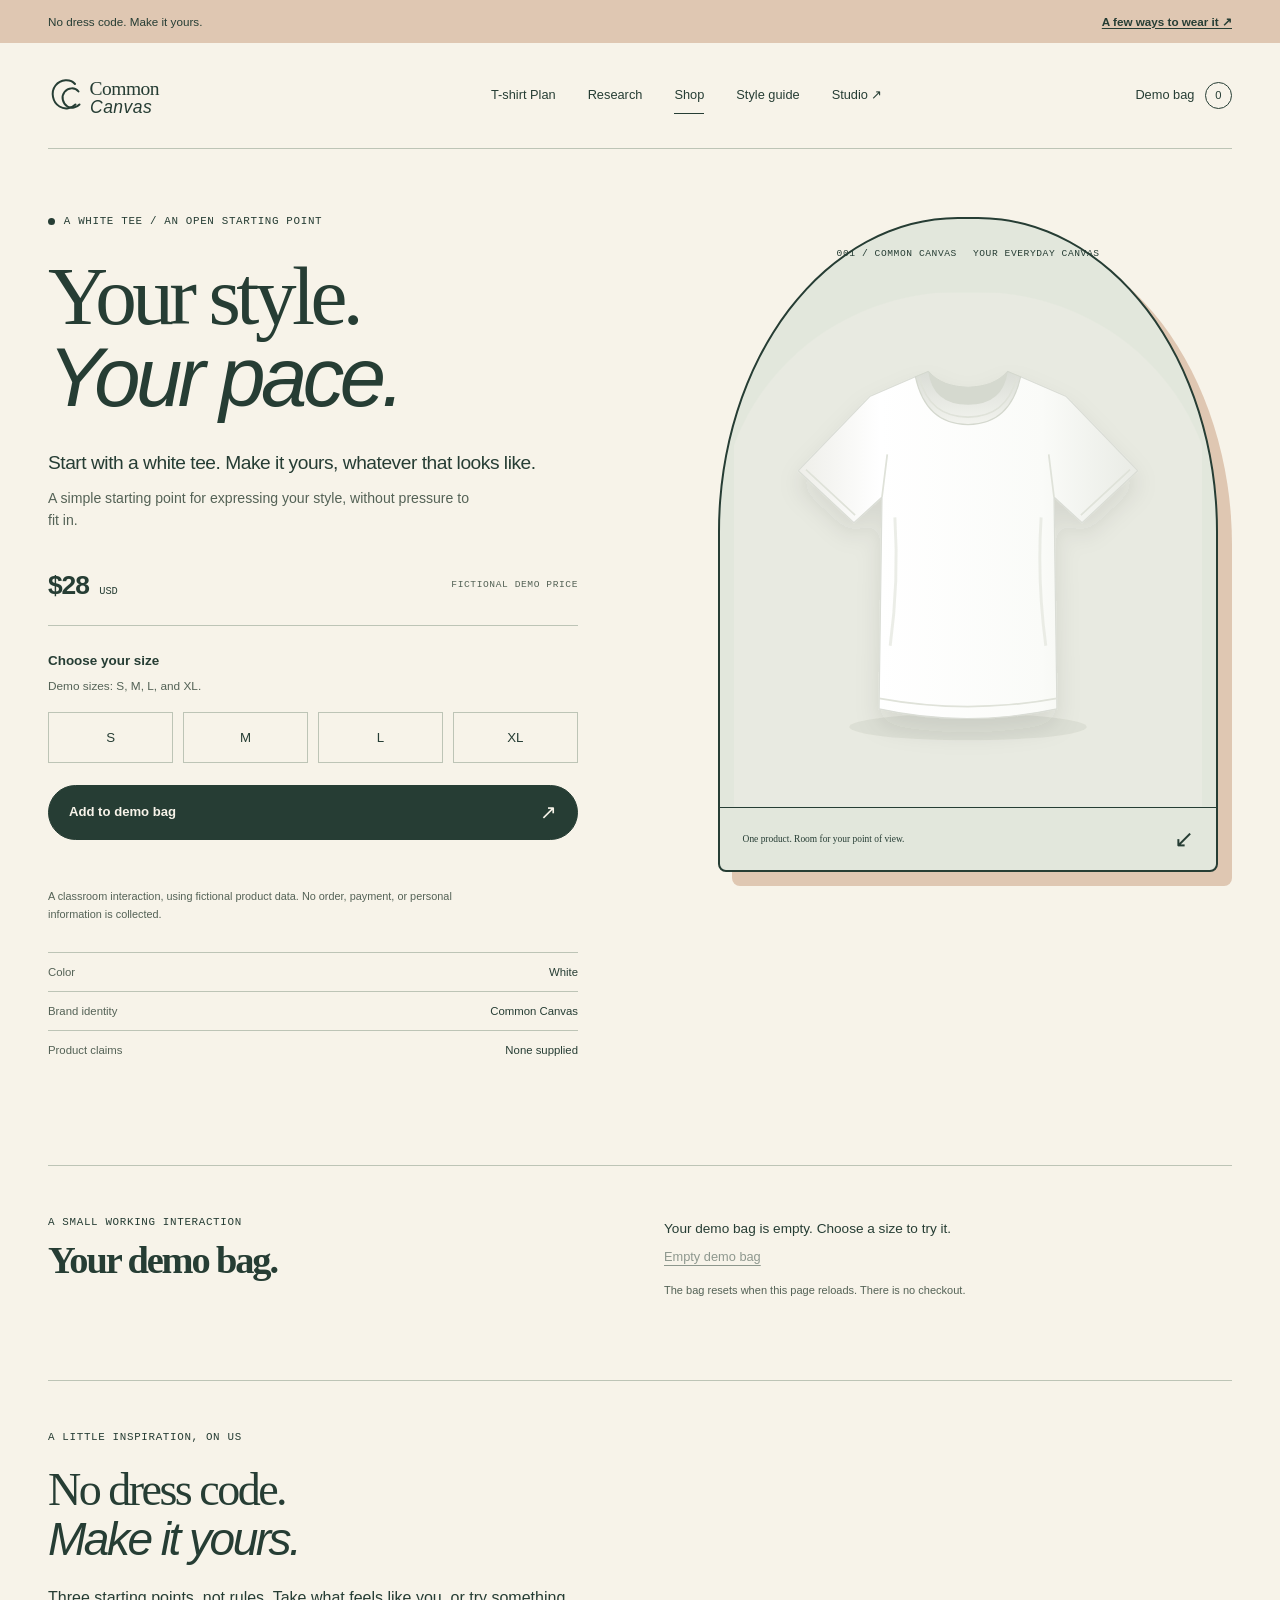
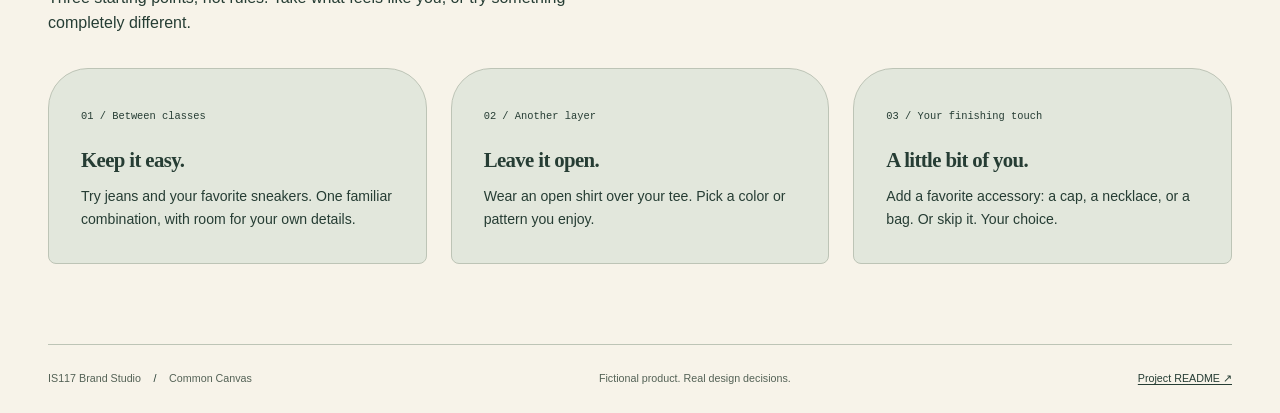
<file: public/index.html>
<!doctype html>
<html lang="en">
  <head>
    <meta charset="utf-8" />
    <meta name="viewport" content="width=device-width, initial-scale=1" />
    <meta
      name="description"
      content="Common Canvas: a simple starting point for expressing your style, without pressure to fit in. A classroom storefront demo."
    />
    <title>Common Canvas — Your style. Your pace.</title>
    <link rel="icon" href="data:," />
    <link rel="stylesheet" href="styles.css" />
    <script src="shop.js" defer></script>
  </head>
  <body>
    <a class="skip-link" href="#main">Skip to content</a>
    <aside class="starter-notice" aria-label="Brand welcome">
      <span>No dress code. Make it yours.</span
      ><a href="#style-ideas"
        >A few ways to wear it <span aria-hidden="true">↗</span></a
      >
    </aside>
    <header class="site-header wrap">
      <a
        class="brand-link"
        href="index.html"
        aria-label="Common Canvas storefront home"
        ><img
          class="wordmark"
          src="assets/wordmark.svg"
          alt="Common Canvas logo"
          width="190"
          height="44"
      /></a>
      <nav class="main-nav" aria-label="Main navigation">
        <a class="nav-link" href="plan.html">T-shirt Plan</a>
        <a class="nav-link" href="research.html">Research</a>
        <a class="nav-link" href="index.html" aria-current="page">Shop</a>
        <a class="nav-link" href="styleguide.html">Style guide</a>
        <a class="nav-link" href="studio.html"
          >Studio <span aria-hidden="true">↗</span></a
        >
      </nav>
      <a class="bag-link" href="#demo-bag" aria-label="View demo bag"
        >Demo bag <span id="bag-count" class="bag-count">0</span></a
      >
    </header>

    <main id="main">
      <section class="product-section wrap" aria-labelledby="product-title">
        <div class="product-visual">
          <div class="visual-label">
            <span>001 / Common Canvas</span><span>Your everyday canvas</span>
          </div>
          <img
            class="shirt-image"
            src="assets/white-shirt.svg"
            alt="Plain white, unbranded short-sleeved T-shirt"
            width="800"
            height="880"
            fetchpriority="high"
          />
          <div class="image-caption">
            <span>One product. Room for your point of view.</span
            ><span aria-hidden="true">↙</span>
          </div>
        </div>
        <div class="product-information">
          <p class="eyebrow">
            <span class="status-dot" aria-hidden="true"></span> A white tee / an
            open starting point
          </p>
          <h1 id="product-title">
            Your style.<br /><span class="type-alternate">Your pace.</span>
          </h1>
          <p class="product-intro">
            Start with a white tee. Make it yours, whatever that looks like.
          </p>
          <p class="muted product-description">
            A simple starting point for expressing your style, without pressure
            to fit in.
          </p>
          <div class="price-row">
            <p class="price">$28 <span>USD</span></p>
            <span class="micro-label">Fictional demo price</span>
          </div>
          <form id="product-form" class="product-form" novalidate>
            <fieldset aria-describedby="size-help size-error">
              <legend>Choose your size</legend>
              <p id="size-help" class="field-help">
                Demo sizes: S, M, L, and XL.
              </p>
              <div class="size-options">
                <label class="size-option"
                  ><input type="radio" name="size" value="S" /><span
                    >S</span
                  ></label
                >
                <label class="size-option"
                  ><input type="radio" name="size" value="M" /><span
                    >M</span
                  ></label
                >
                <label class="size-option"
                  ><input type="radio" name="size" value="L" /><span
                    >L</span
                  ></label
                >
                <label class="size-option"
                  ><input type="radio" name="size" value="XL" /><span
                    >XL</span
                  ></label
                >
              </div>
              <p id="size-error" class="field-error" role="alert" hidden>
                Choose a size before adding the shirt to your demo bag.
              </p>
            </fieldset>
            <button class="button button-primary add-button" type="submit">
              Add to demo bag <span aria-hidden="true">↗</span>
            </button>
          </form>
          <p
            id="product-feedback"
            class="product-feedback"
            role="status"
            aria-live="polite"
            aria-atomic="true"
          ></p>
          <p class="demo-disclaimer">
            A classroom interaction, using fictional product data. No order,
            payment, or personal information is collected.
          </p>
          <dl class="product-facts">
            <div>
              <dt>Color</dt>
              <dd>White</dd>
            </div>
            <div>
              <dt>Brand identity</dt>
              <dd>Common Canvas</dd>
            </div>
            <div>
              <dt>Product claims</dt>
              <dd>None supplied</dd>
            </div>
          </dl>
        </div>
      </section>

      <section
        id="demo-bag"
        class="bag-section wrap"
        aria-labelledby="bag-title"
      >
        <div>
          <p class="eyebrow">A small working interaction</p>
          <h2 id="bag-title">Your demo bag.</h2>
        </div>
        <div class="bag-details">
          <p
            id="bag-status"
            class="bag-message"
            role="status"
            aria-live="polite"
            aria-atomic="true"
          >
            Your demo bag is empty. Choose a size to try it.
          </p>
          <ul id="bag-items" class="bag-items"></ul>
          <button id="clear-bag" class="text-button" type="button" disabled>
            Empty demo bag
          </button>
          <p class="field-help">
            The bag resets when this page reloads. There is no checkout.
          </p>
        </div>
      </section>

      <section
        id="style-ideas"
        class="style-ideas wrap"
        aria-labelledby="ideas-title"
      >
        <p class="eyebrow">A little inspiration, on us</p>
        <h2 id="ideas-title">
          No dress code.<br /><span class="type-alternate">Make it yours.</span>
        </h2>
        <p class="ideas-intro">
          Three starting points, not rules. Take what feels like you, or try
          something completely different.
        </p>
        <div class="idea-cards">
          <article>
            <span class="idea-number">01 / Between classes</span>
            <h3>Keep it easy.</h3>
            <p>
              Try jeans and your favorite sneakers. One familiar combination,
              with room for your own details.
            </p>
          </article>
          <article>
            <span class="idea-number">02 / Another layer</span>
            <h3>Leave it open.</h3>
            <p>
              Wear an open shirt over your tee. Pick a color or pattern you
              enjoy.
            </p>
          </article>
          <article>
            <span class="idea-number">03 / Your finishing touch</span>
            <h3>A little bit of you.</h3>
            <p>
              Add a favorite accessory: a cap, a necklace, or a bag. Or skip it.
              Your choice.
            </p>
          </article>
        </div>
      </section>
    </main>

    <footer class="site-footer wrap">
      <p>
        IS117 Brand Studio <span class="footer-separator"> / </span> Common
        Canvas
      </p>
      <p class="footer-tagline">Fictional product. Real design decisions.</p>
      <a href="https://github.com/seafelsayed/is117-brand-studio#readme"
        >Project README <span aria-hidden="true">↗</span></a
      >
    </footer>
  </body>
</html>
</file>
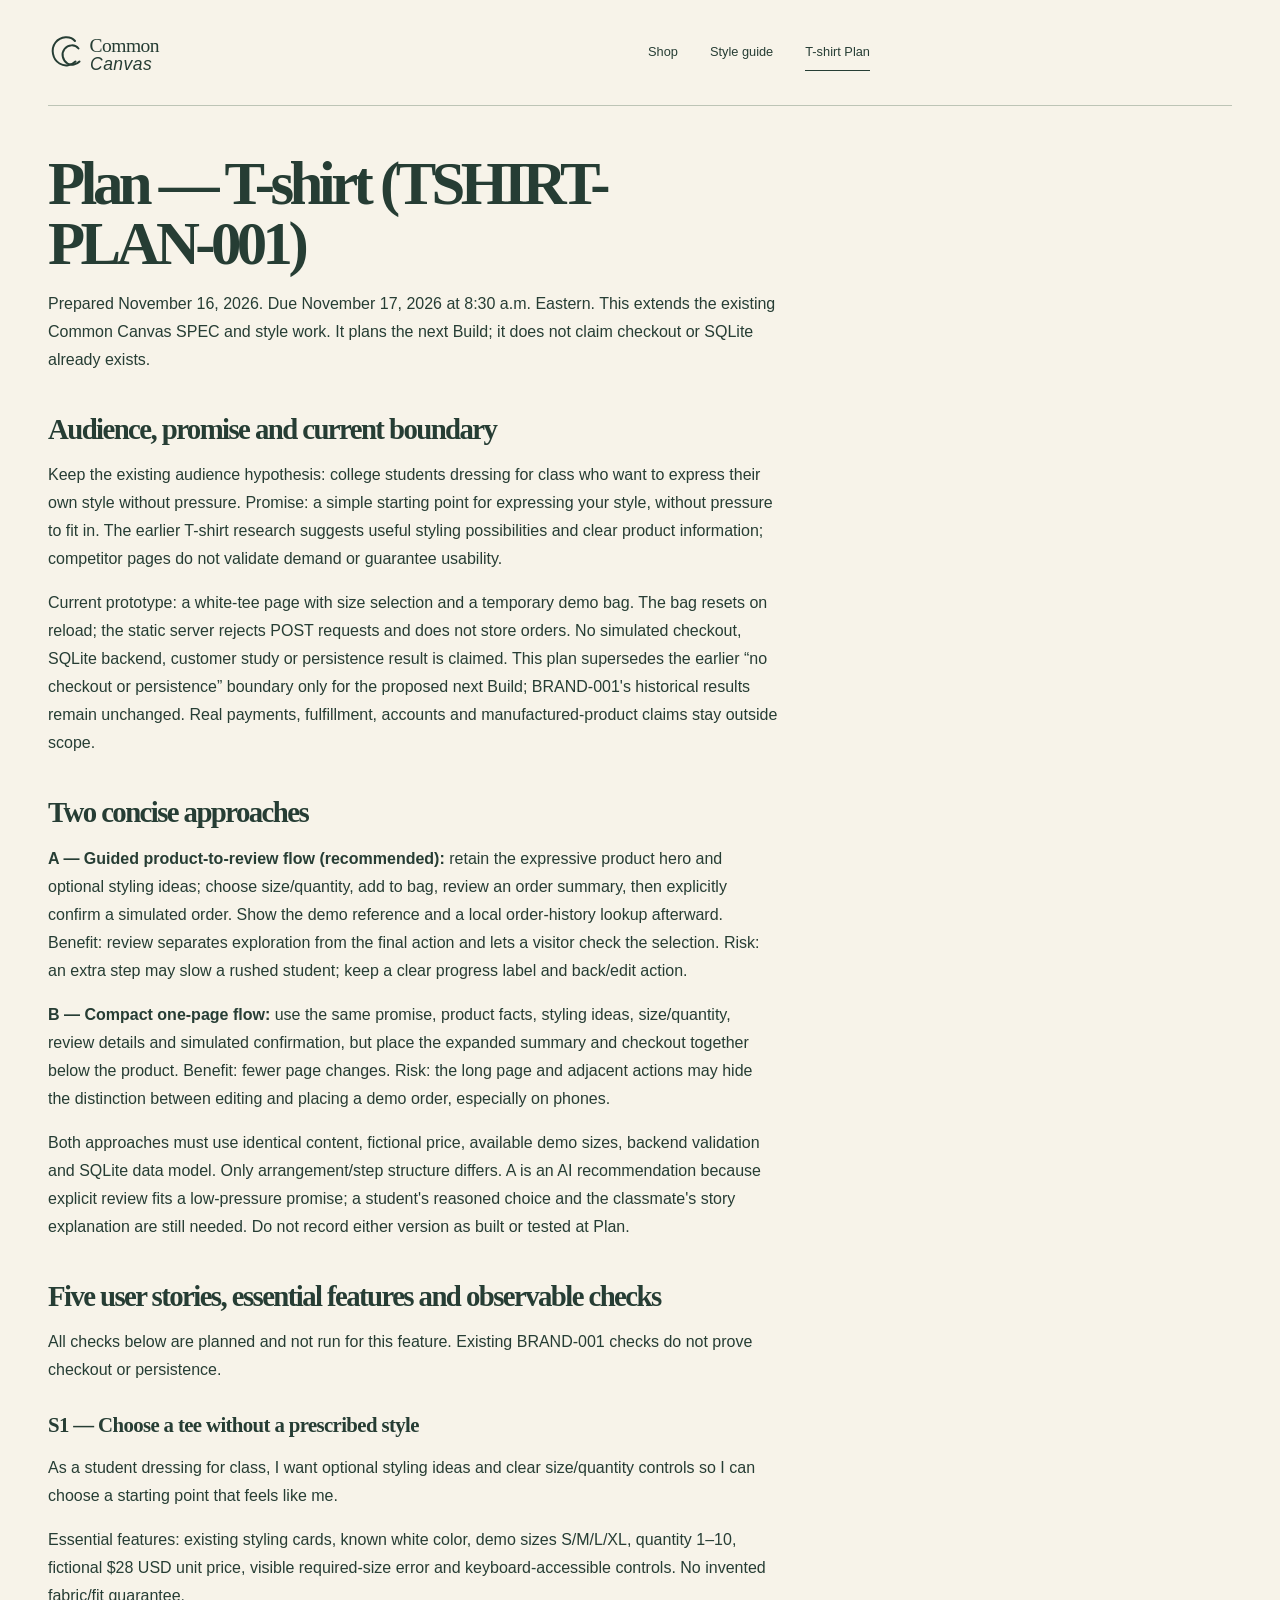
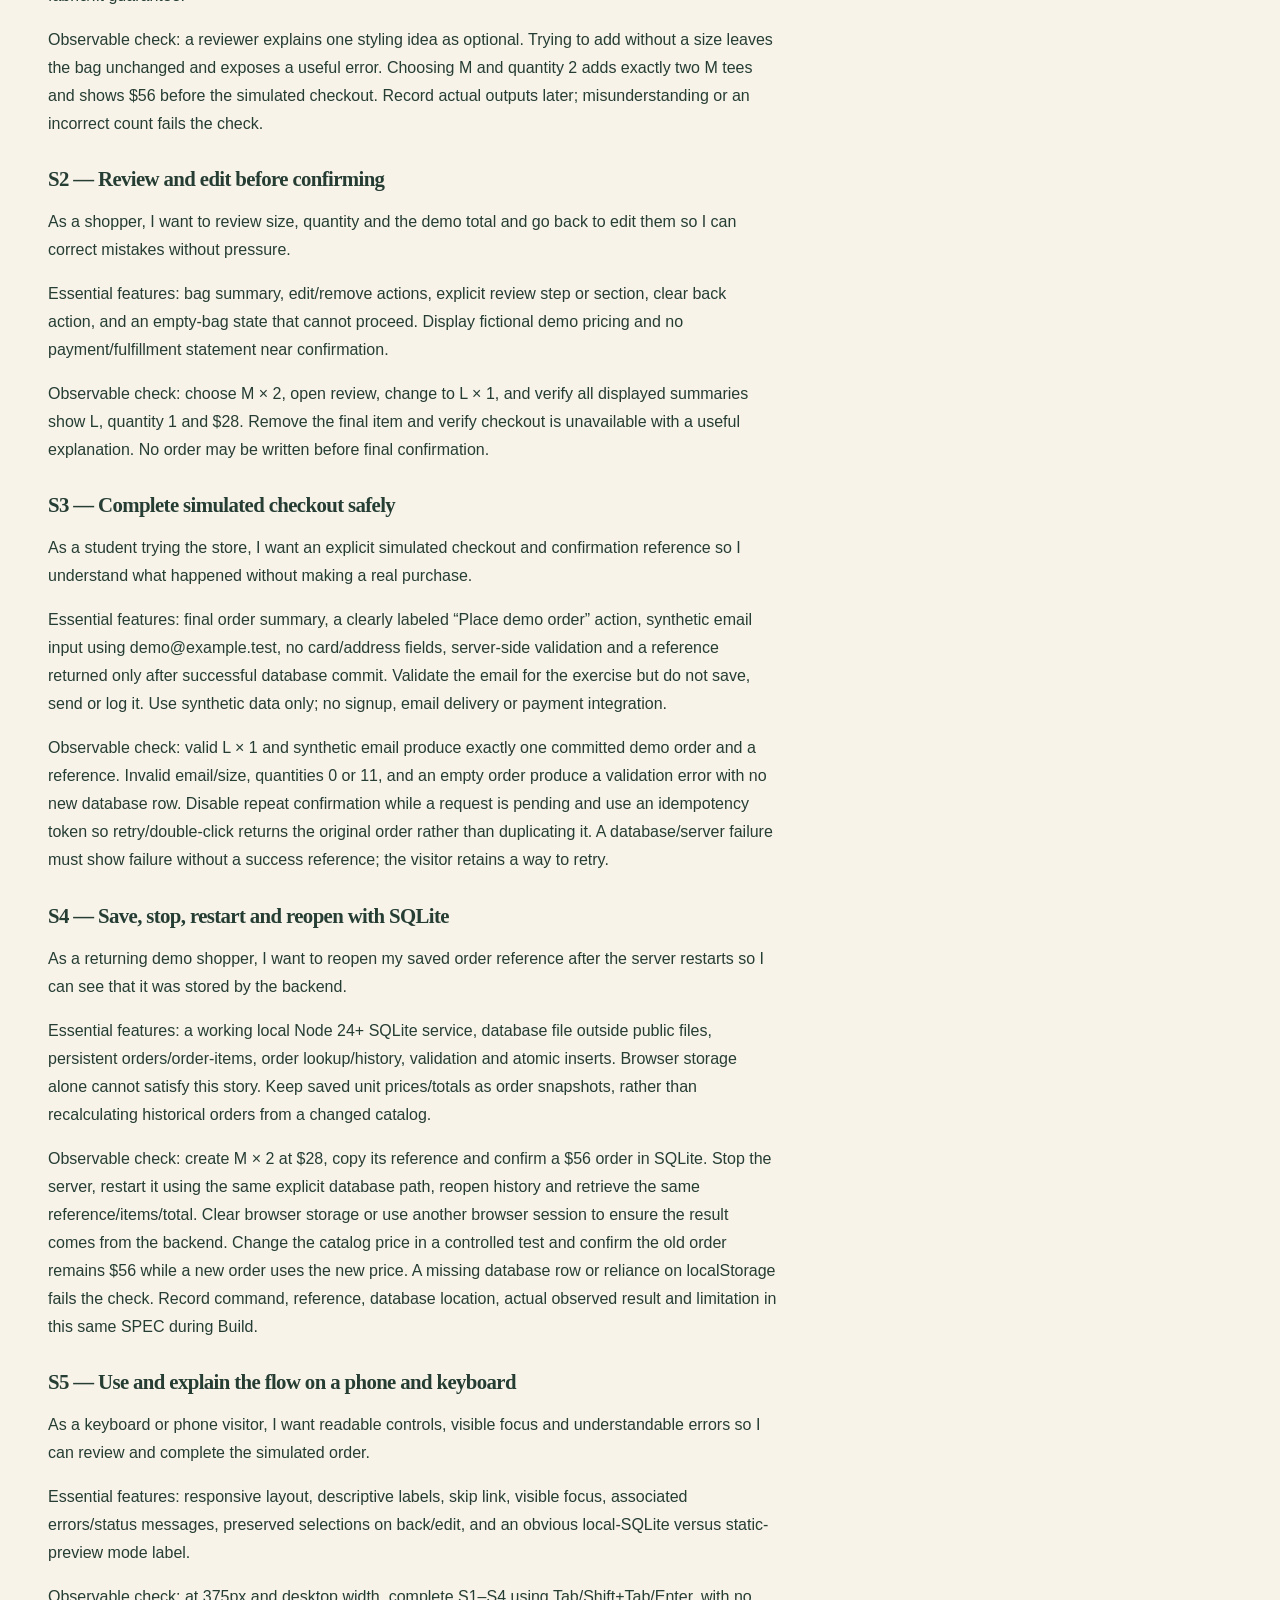
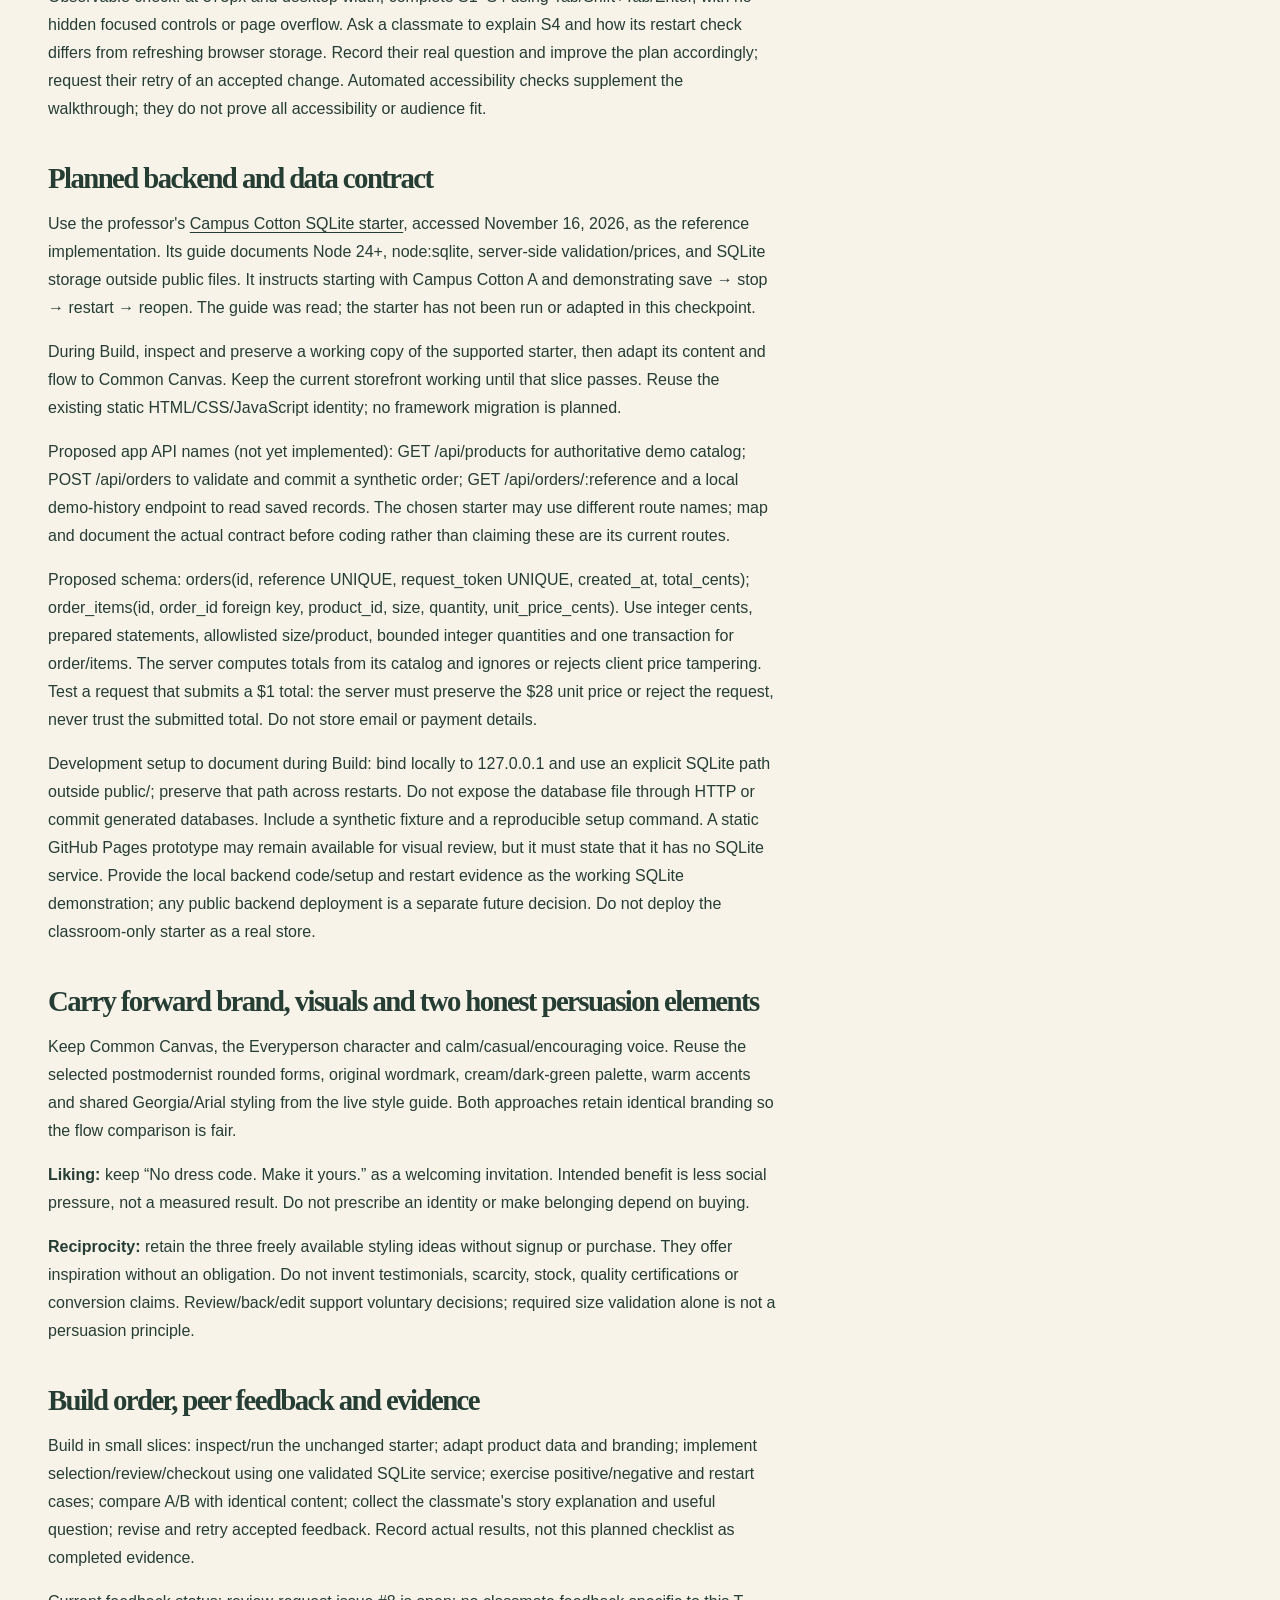
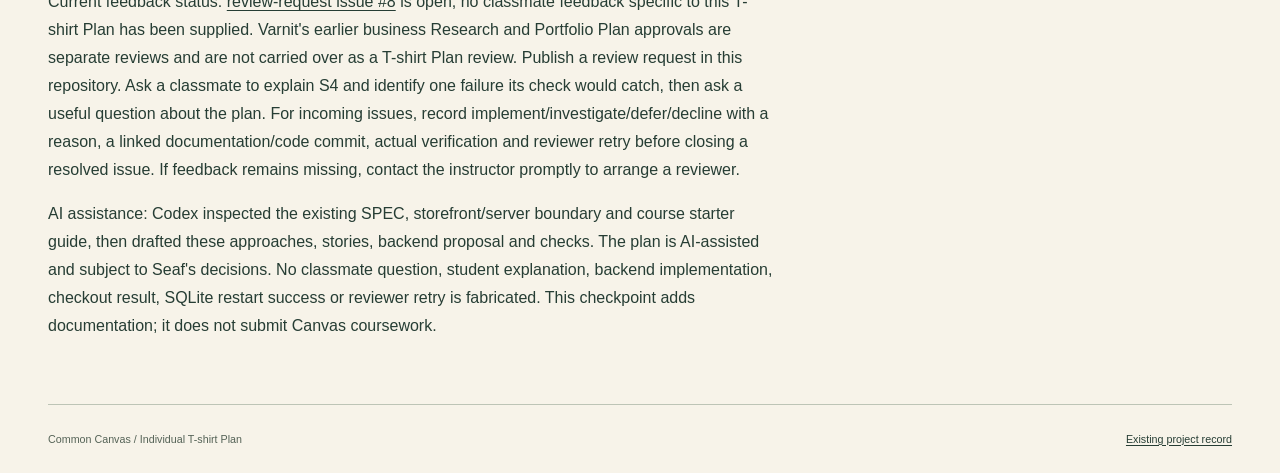
<file: public/plan.html>
<!doctype html>
<html lang="en">
  <head>
    <meta charset="utf-8" />
    <meta name="viewport" content="width=device-width, initial-scale=1" />
    <meta
      name="description"
      content="Common Canvas T-shirt Plan: two approaches, five stories, simulated checkout, SQLite backend and observable checks."
    />
    <title>T-shirt Plan — Common Canvas</title>
    <link rel="icon" href="data:," />
    <link rel="stylesheet" href="styles.css" />
    <link rel="stylesheet" href="research.css" />
  </head>
  <body>
    <a class="skip-link" href="#main">Skip to content</a>
    <header class="site-header wrap">
      <a
        class="brand-link"
        href="index.html"
        aria-label="Common Canvas storefront home"
        ><img
          class="wordmark"
          src="assets/wordmark.svg"
          alt="Common Canvas logo"
          width="190"
          height="44"
      /></a>
      <nav class="main-nav" aria-label="Main navigation">
        <a class="nav-link" href="index.html">Shop</a
        ><a class="nav-link" href="styleguide.html">Style guide</a
        ><a class="nav-link" href="plan.html" aria-current="page"
          >T-shirt Plan</a
        >
      </nav>
    </header>
    <main id="main" class="wrap research-record">
      <h1>Plan — T-shirt (TSHIRT-PLAN-001)</h1>
      <p>
        Prepared November 16, 2026. Due November 17, 2026 at 8:30 a.m. Eastern.
        This extends the existing Common Canvas SPEC and style work. It plans
        the next Build; it does not claim checkout or SQLite already exists.
      </p>
      <h2>Audience, promise and current boundary</h2>
      <p>
        Keep the existing audience hypothesis: college students dressing for
        class who want to express their own style without pressure. Promise: a
        simple starting point for expressing your style, without pressure to fit
        in. The earlier T-shirt research suggests useful styling possibilities
        and clear product information; competitor pages do not validate demand
        or guarantee usability.
      </p>
      <p>
        Current prototype: a white-tee page with size selection and a temporary
        demo bag. The bag resets on reload; the static server rejects POST
        requests and does not store orders. No simulated checkout, SQLite
        backend, customer study or persistence result is claimed. This plan
        supersedes the earlier “no checkout or persistence” boundary only for
        the proposed next Build; BRAND-001&#x27;s historical results remain
        unchanged. Real payments, fulfillment, accounts and manufactured-product
        claims stay outside scope.
      </p>
      <h2>Two concise approaches</h2>
      <p>
        <strong>A — Guided product-to-review flow (recommended):</strong> retain
        the expressive product hero and optional styling ideas; choose
        size/quantity, add to bag, review an order summary, then explicitly
        confirm a simulated order. Show the demo reference and a local
        order-history lookup afterward. Benefit: review separates exploration
        from the final action and lets a visitor check the selection. Risk: an
        extra step may slow a rushed student; keep a clear progress label and
        back/edit action.
      </p>
      <p>
        <strong>B — Compact one-page flow:</strong> use the same promise,
        product facts, styling ideas, size/quantity, review details and
        simulated confirmation, but place the expanded summary and checkout
        together below the product. Benefit: fewer page changes. Risk: the long
        page and adjacent actions may hide the distinction between editing and
        placing a demo order, especially on phones.
      </p>
      <p>
        Both approaches must use identical content, fictional price, available
        demo sizes, backend validation and SQLite data model. Only
        arrangement/step structure differs. A is an AI recommendation because
        explicit review fits a low-pressure promise; a student&#x27;s reasoned
        choice and the classmate&#x27;s story explanation are still needed. Do
        not record either version as built or tested at Plan.
      </p>
      <h2>Five user stories, essential features and observable checks</h2>
      <p>
        All checks below are planned and not run for this feature. Existing
        BRAND-001 checks do not prove checkout or persistence.
      </p>
      <h3>S1 — Choose a tee without a prescribed style</h3>
      <p>
        As a student dressing for class, I want optional styling ideas and clear
        size/quantity controls so I can choose a starting point that feels like
        me.
      </p>
      <p>
        Essential features: existing styling cards, known white color, demo
        sizes S/M/L/XL, quantity 1–10, fictional $28 USD unit price, visible
        required-size error and keyboard-accessible controls. No invented
        fabric/fit guarantee.
      </p>
      <p>
        Observable check: a reviewer explains one styling idea as optional.
        Trying to add without a size leaves the bag unchanged and exposes a
        useful error. Choosing M and quantity 2 adds exactly two M tees and
        shows $56 before the simulated checkout. Record actual outputs later;
        misunderstanding or an incorrect count fails the check.
      </p>
      <h3>S2 — Review and edit before confirming</h3>
      <p>
        As a shopper, I want to review size, quantity and the demo total and go
        back to edit them so I can correct mistakes without pressure.
      </p>
      <p>
        Essential features: bag summary, edit/remove actions, explicit review
        step or section, clear back action, and an empty-bag state that cannot
        proceed. Display fictional demo pricing and no payment/fulfillment
        statement near confirmation.
      </p>
      <p>
        Observable check: choose M × 2, open review, change to L × 1, and verify
        all displayed summaries show L, quantity 1 and $28. Remove the final
        item and verify checkout is unavailable with a useful explanation. No
        order may be written before final confirmation.
      </p>
      <h3>S3 — Complete simulated checkout safely</h3>
      <p>
        As a student trying the store, I want an explicit simulated checkout and
        confirmation reference so I understand what happened without making a
        real purchase.
      </p>
      <p>
        Essential features: final order summary, a clearly labeled “Place demo
        order” action, synthetic email input using demo@example.test, no
        card/address fields, server-side validation and a reference returned
        only after successful database commit. Validate the email for the
        exercise but do not save, send or log it. Use synthetic data only; no
        signup, email delivery or payment integration.
      </p>
      <p>
        Observable check: valid L × 1 and synthetic email produce exactly one
        committed demo order and a reference. Invalid email/size, quantities 0
        or 11, and an empty order produce a validation error with no new
        database row. Disable repeat confirmation while a request is pending and
        use an idempotency token so retry/double-click returns the original
        order rather than duplicating it. A database/server failure must show
        failure without a success reference; the visitor retains a way to retry.
      </p>
      <h3>S4 — Save, stop, restart and reopen with SQLite</h3>
      <p>
        As a returning demo shopper, I want to reopen my saved order reference
        after the server restarts so I can see that it was stored by the
        backend.
      </p>
      <p>
        Essential features: a working local Node 24+ SQLite service, database
        file outside public files, persistent orders/order-items, order
        lookup/history, validation and atomic inserts. Browser storage alone
        cannot satisfy this story. Keep saved unit prices/totals as order
        snapshots, rather than recalculating historical orders from a changed
        catalog.
      </p>
      <p>
        Observable check: create M × 2 at $28, copy its reference and confirm a
        $56 order in SQLite. Stop the server, restart it using the same explicit
        database path, reopen history and retrieve the same
        reference/items/total. Clear browser storage or use another browser
        session to ensure the result comes from the backend. Change the catalog
        price in a controlled test and confirm the old order remains $56 while a
        new order uses the new price. A missing database row or reliance on
        localStorage fails the check. Record command, reference, database
        location, actual observed result and limitation in this same SPEC during
        Build.
      </p>
      <h3>S5 — Use and explain the flow on a phone and keyboard</h3>
      <p>
        As a keyboard or phone visitor, I want readable controls, visible focus
        and understandable errors so I can review and complete the simulated
        order.
      </p>
      <p>
        Essential features: responsive layout, descriptive labels, skip link,
        visible focus, associated errors/status messages, preserved selections
        on back/edit, and an obvious local-SQLite versus static-preview mode
        label.
      </p>
      <p>
        Observable check: at 375px and desktop width, complete S1–S4 using
        Tab/Shift+Tab/Enter, with no hidden focused controls or page overflow.
        Ask a classmate to explain S4 and how its restart check differs from
        refreshing browser storage. Record their real question and improve the
        plan accordingly; request their retry of an accepted change. Automated
        accessibility checks supplement the walkthrough; they do not prove all
        accessibility or audience fit.
      </p>
      <h2>Planned backend and data contract</h2>
      <p>
        Use the professor&#x27;s
        <a
          href="https://kaw393939.github.io/is117-demo-days/examples/submissions/run-examples.html"
          >Campus Cotton SQLite starter</a
        >, accessed November 16, 2026, as the reference implementation. Its
        guide documents Node 24+, node:sqlite, server-side validation/prices,
        and SQLite storage outside public files. It instructs starting with
        Campus Cotton A and demonstrating save → stop → restart → reopen. The
        guide was read; the starter has not been run or adapted in this
        checkpoint.
      </p>
      <p>
        During Build, inspect and preserve a working copy of the supported
        starter, then adapt its content and flow to Common Canvas. Keep the
        current storefront working until that slice passes. Reuse the existing
        static HTML/CSS/JavaScript identity; no framework migration is planned.
      </p>
      <p>
        Proposed app API names (not yet implemented): GET /api/products for
        authoritative demo catalog; POST /api/orders to validate and commit a
        synthetic order; GET /api/orders/:reference and a local demo-history
        endpoint to read saved records. The chosen starter may use different
        route names; map and document the actual contract before coding rather
        than claiming these are its current routes.
      </p>
      <p>
        Proposed schema: orders(id, reference UNIQUE, request_token UNIQUE,
        created_at, total_cents); order_items(id, order_id foreign key,
        product_id, size, quantity, unit_price_cents). Use integer cents,
        prepared statements, allowlisted size/product, bounded integer
        quantities and one transaction for order/items. The server computes
        totals from its catalog and ignores or rejects client price tampering.
        Test a request that submits a $1 total: the server must preserve the $28
        unit price or reject the request, never trust the submitted total. Do
        not store email or payment details.
      </p>
      <p>
        Development setup to document during Build: bind locally to 127.0.0.1
        and use an explicit SQLite path outside public/; preserve that path
        across restarts. Do not expose the database file through HTTP or commit
        generated databases. Include a synthetic fixture and a reproducible
        setup command. A static GitHub Pages prototype may remain available for
        visual review, but it must state that it has no SQLite service. Provide
        the local backend code/setup and restart evidence as the working SQLite
        demonstration; any public backend deployment is a separate future
        decision. Do not deploy the classroom-only starter as a real store.
      </p>
      <h2>Carry forward brand, visuals and two honest persuasion elements</h2>
      <p>
        Keep Common Canvas, the Everyperson character and
        calm/casual/encouraging voice. Reuse the selected postmodernist rounded
        forms, original wordmark, cream/dark-green palette, warm accents and
        shared Georgia/Arial styling from the live style guide. Both approaches
        retain identical branding so the flow comparison is fair.
      </p>
      <p>
        <strong>Liking:</strong> keep “No dress code. Make it yours.” as a
        welcoming invitation. Intended benefit is less social pressure, not a
        measured result. Do not prescribe an identity or make belonging depend
        on buying.
      </p>
      <p>
        <strong>Reciprocity:</strong> retain the three freely available styling
        ideas without signup or purchase. They offer inspiration without an
        obligation. Do not invent testimonials, scarcity, stock, quality
        certifications or conversion claims. Review/back/edit support voluntary
        decisions; required size validation alone is not a persuasion principle.
      </p>
      <h2>Build order, peer feedback and evidence</h2>
      <p>
        Build in small slices: inspect/run the unchanged starter; adapt product
        data and branding; implement selection/review/checkout using one
        validated SQLite service; exercise positive/negative and restart cases;
        compare A/B with identical content; collect the classmate&#x27;s story
        explanation and useful question; revise and retry accepted feedback.
        Record actual results, not this planned checklist as completed evidence.
      </p>
      <p>
        Current feedback status:
        <a href="https://github.com/seafelsayed/is117-brand-studio/issues/8"
          >review-request issue #8</a
        >
        is open; no classmate feedback specific to this T-shirt Plan has been
        supplied. Varnit&#x27;s earlier business Research and Portfolio Plan
        approvals are separate reviews and are not carried over as a T-shirt
        Plan review. Publish a review request in this repository. Ask a
        classmate to explain S4 and identify one failure its check would catch,
        then ask a useful question about the plan. For incoming issues, record
        implement/investigate/defer/decline with a reason, a linked
        documentation/code commit, actual verification and reviewer retry before
        closing a resolved issue. If feedback remains missing, contact the
        instructor promptly to arrange a reviewer.
      </p>
      <p>
        AI assistance: Codex inspected the existing SPEC, storefront/server
        boundary and course starter guide, then drafted these approaches,
        stories, backend proposal and checks. The plan is AI-assisted and
        subject to Seaf&#x27;s decisions. No classmate question, student
        explanation, backend implementation, checkout result, SQLite restart
        success or reviewer retry is fabricated. This checkpoint adds
        documentation; it does not submit Canvas coursework.
      </p>
    </main>
    <footer class="site-footer wrap">
      <p>Common Canvas / Individual T-shirt Plan</p>
      <a
        href="https://github.com/seafelsayed/is117-brand-studio/blob/main/SPEC.md"
        >Existing project record</a
      >
    </footer>
  </body>
</html>
</file>
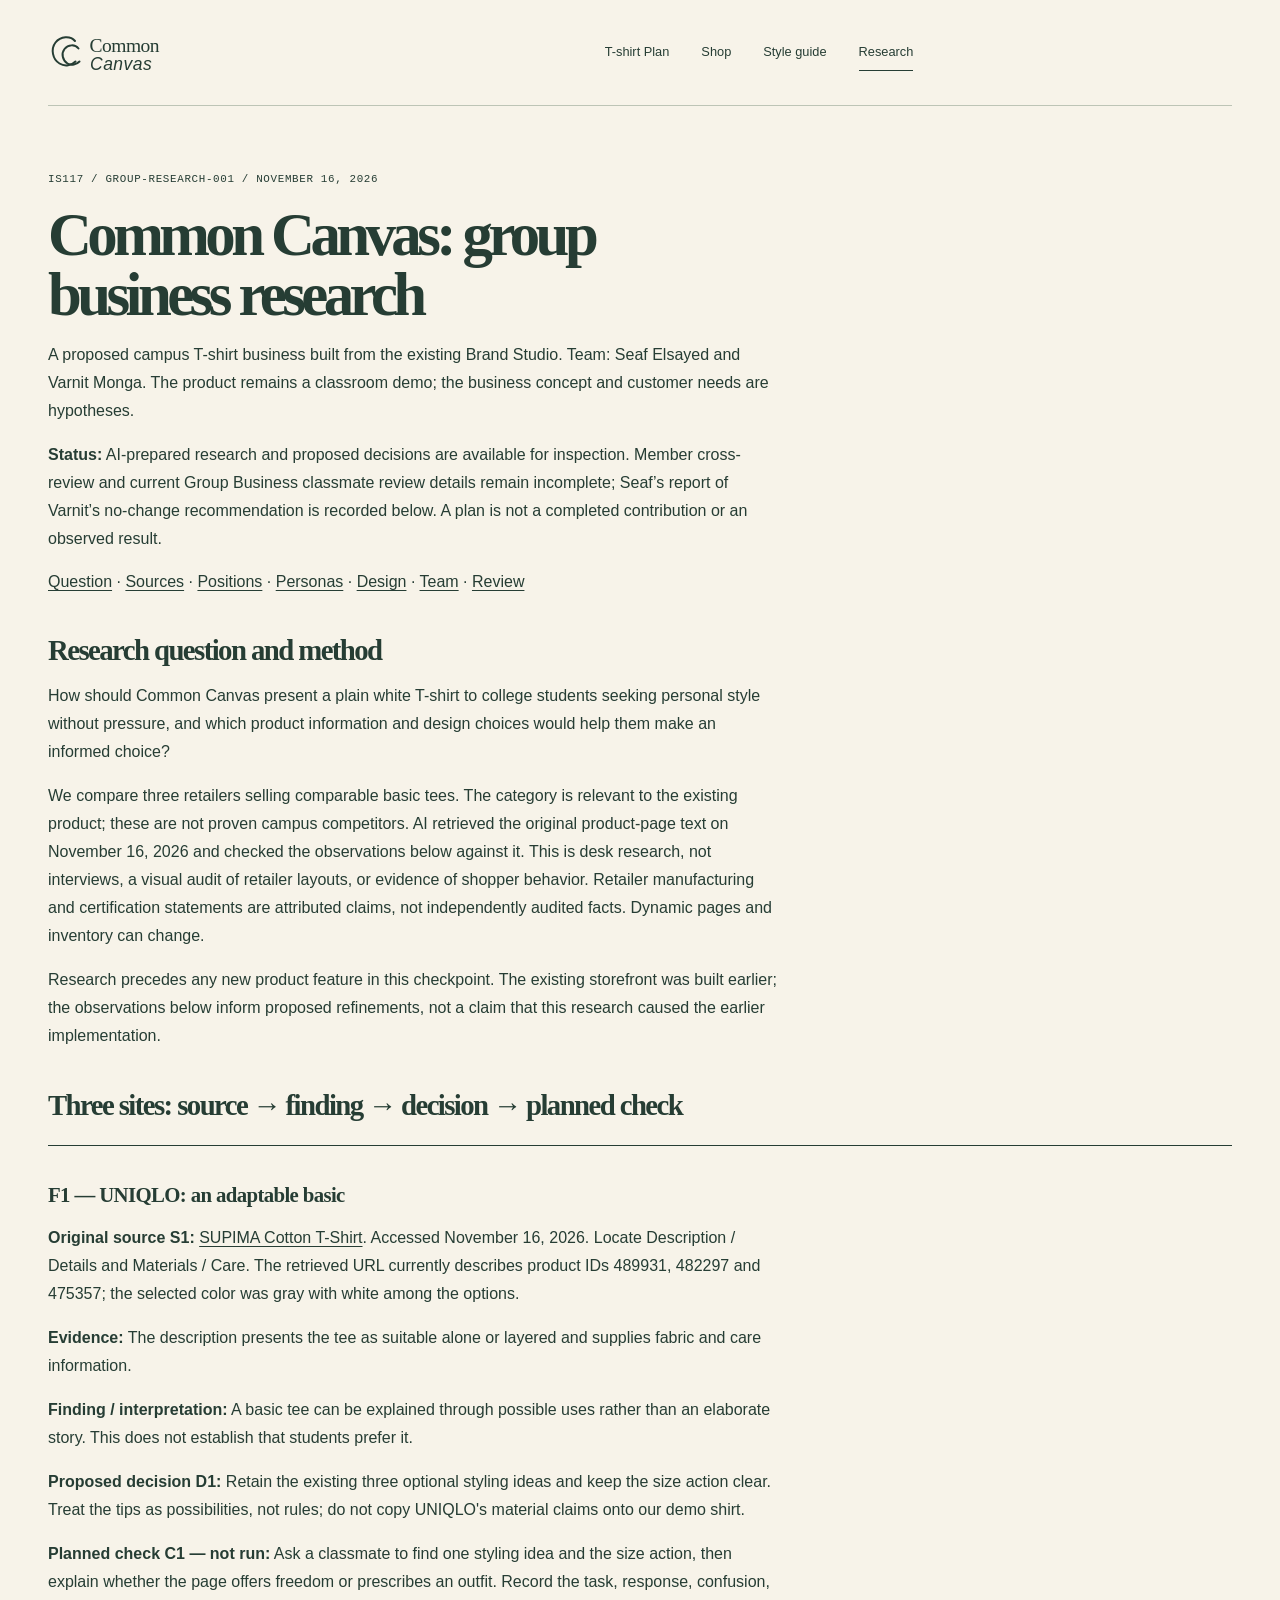
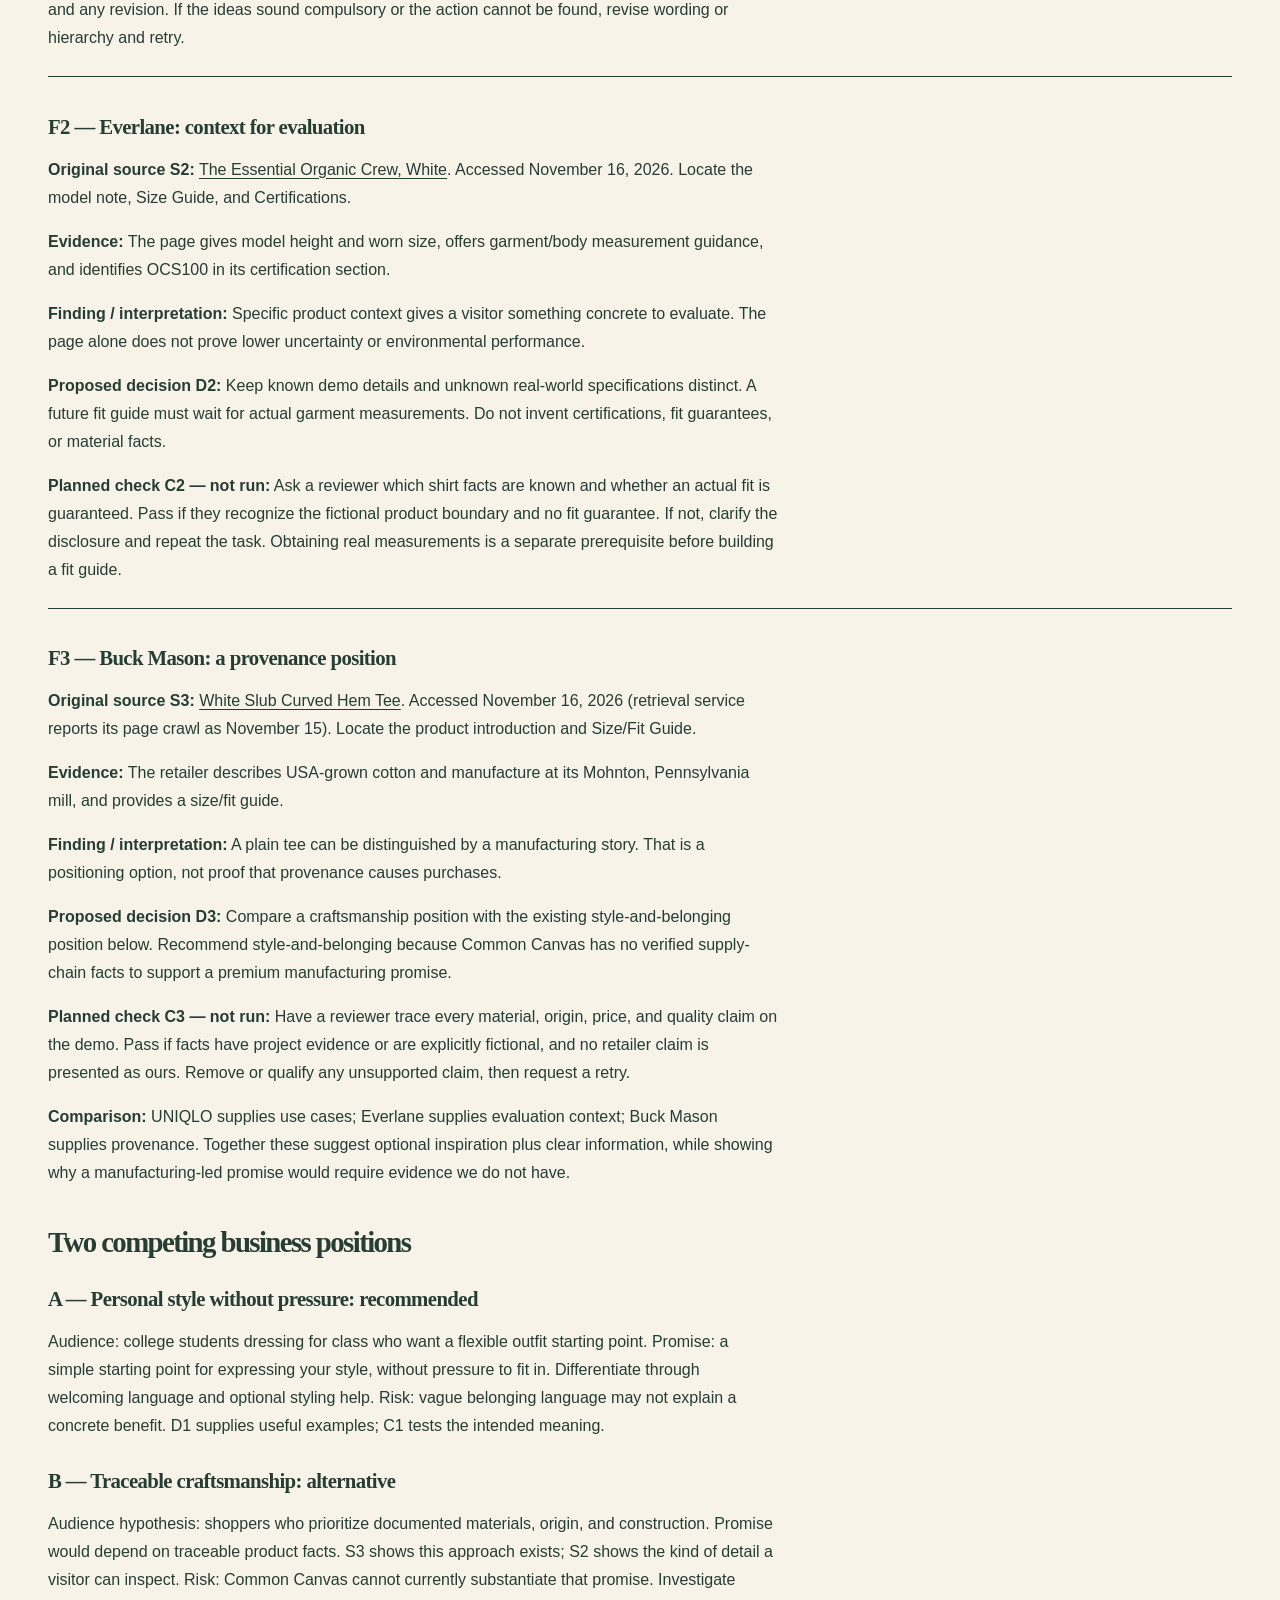
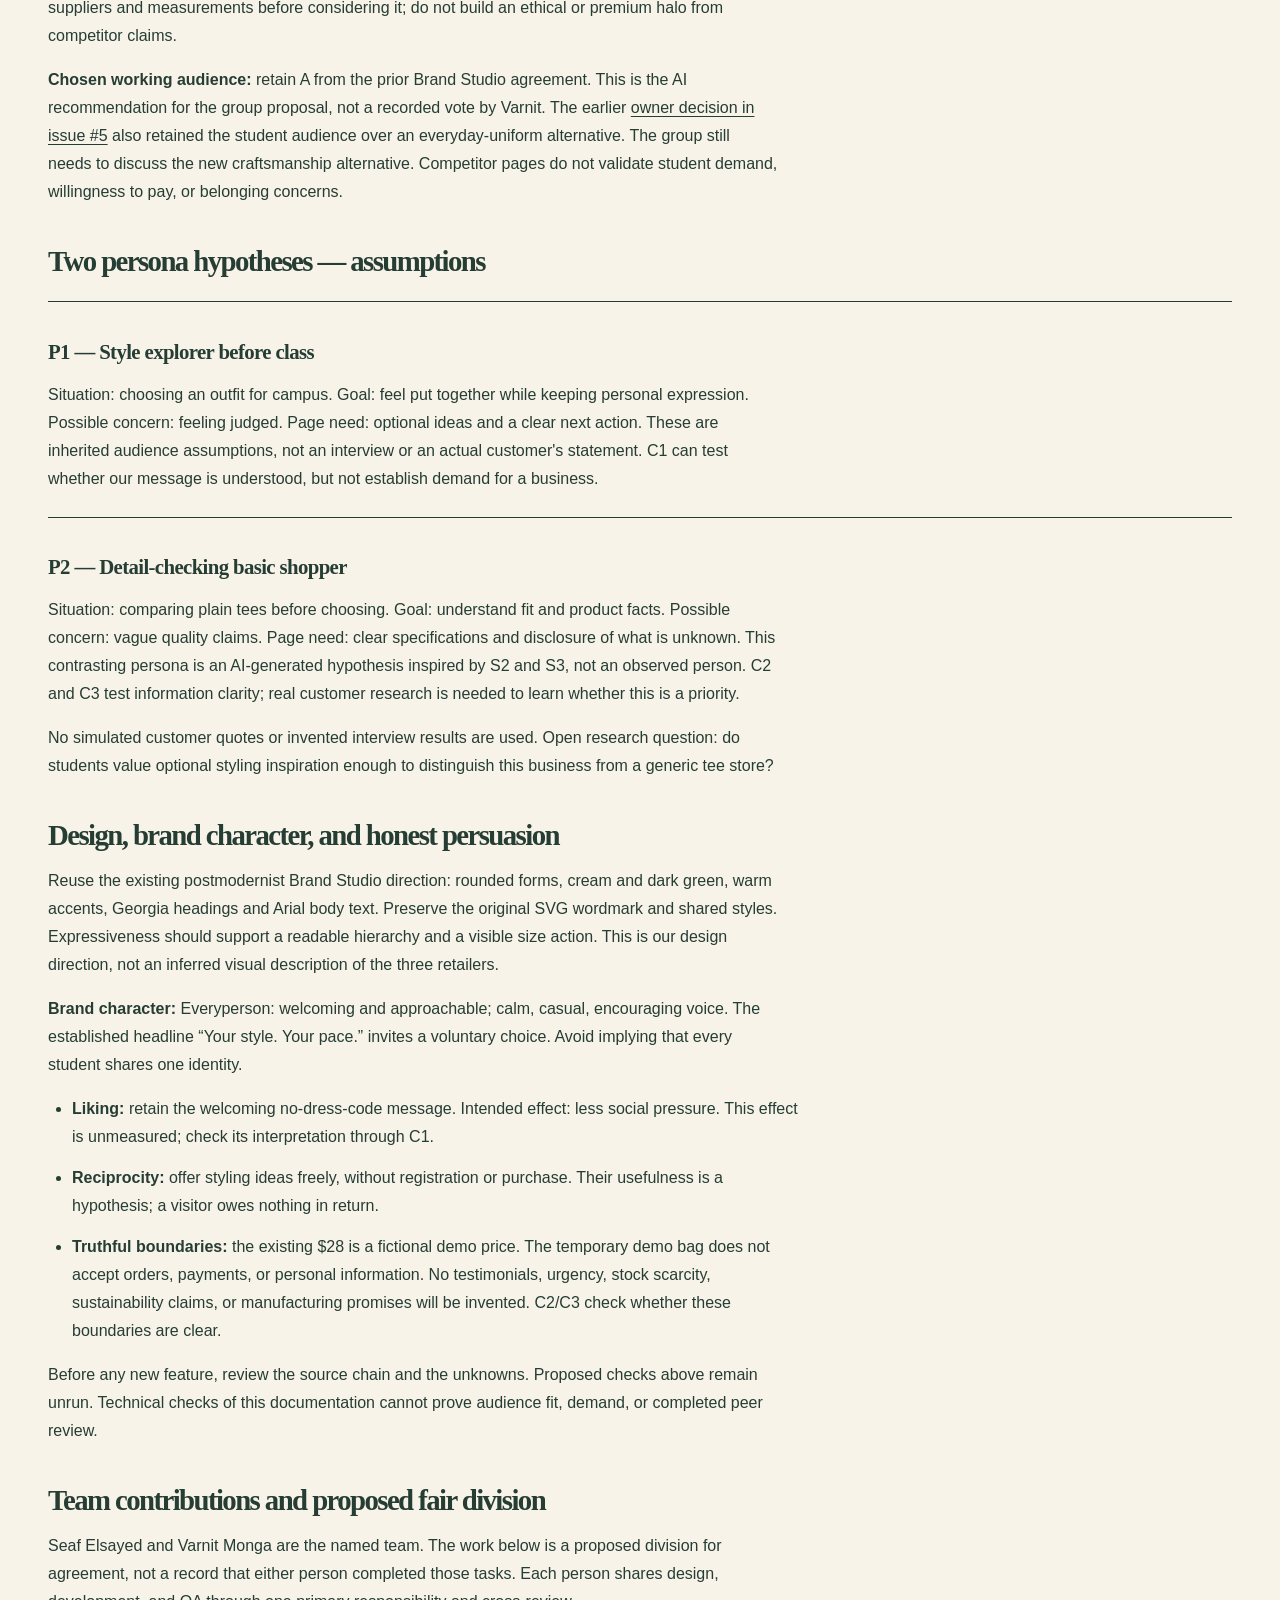
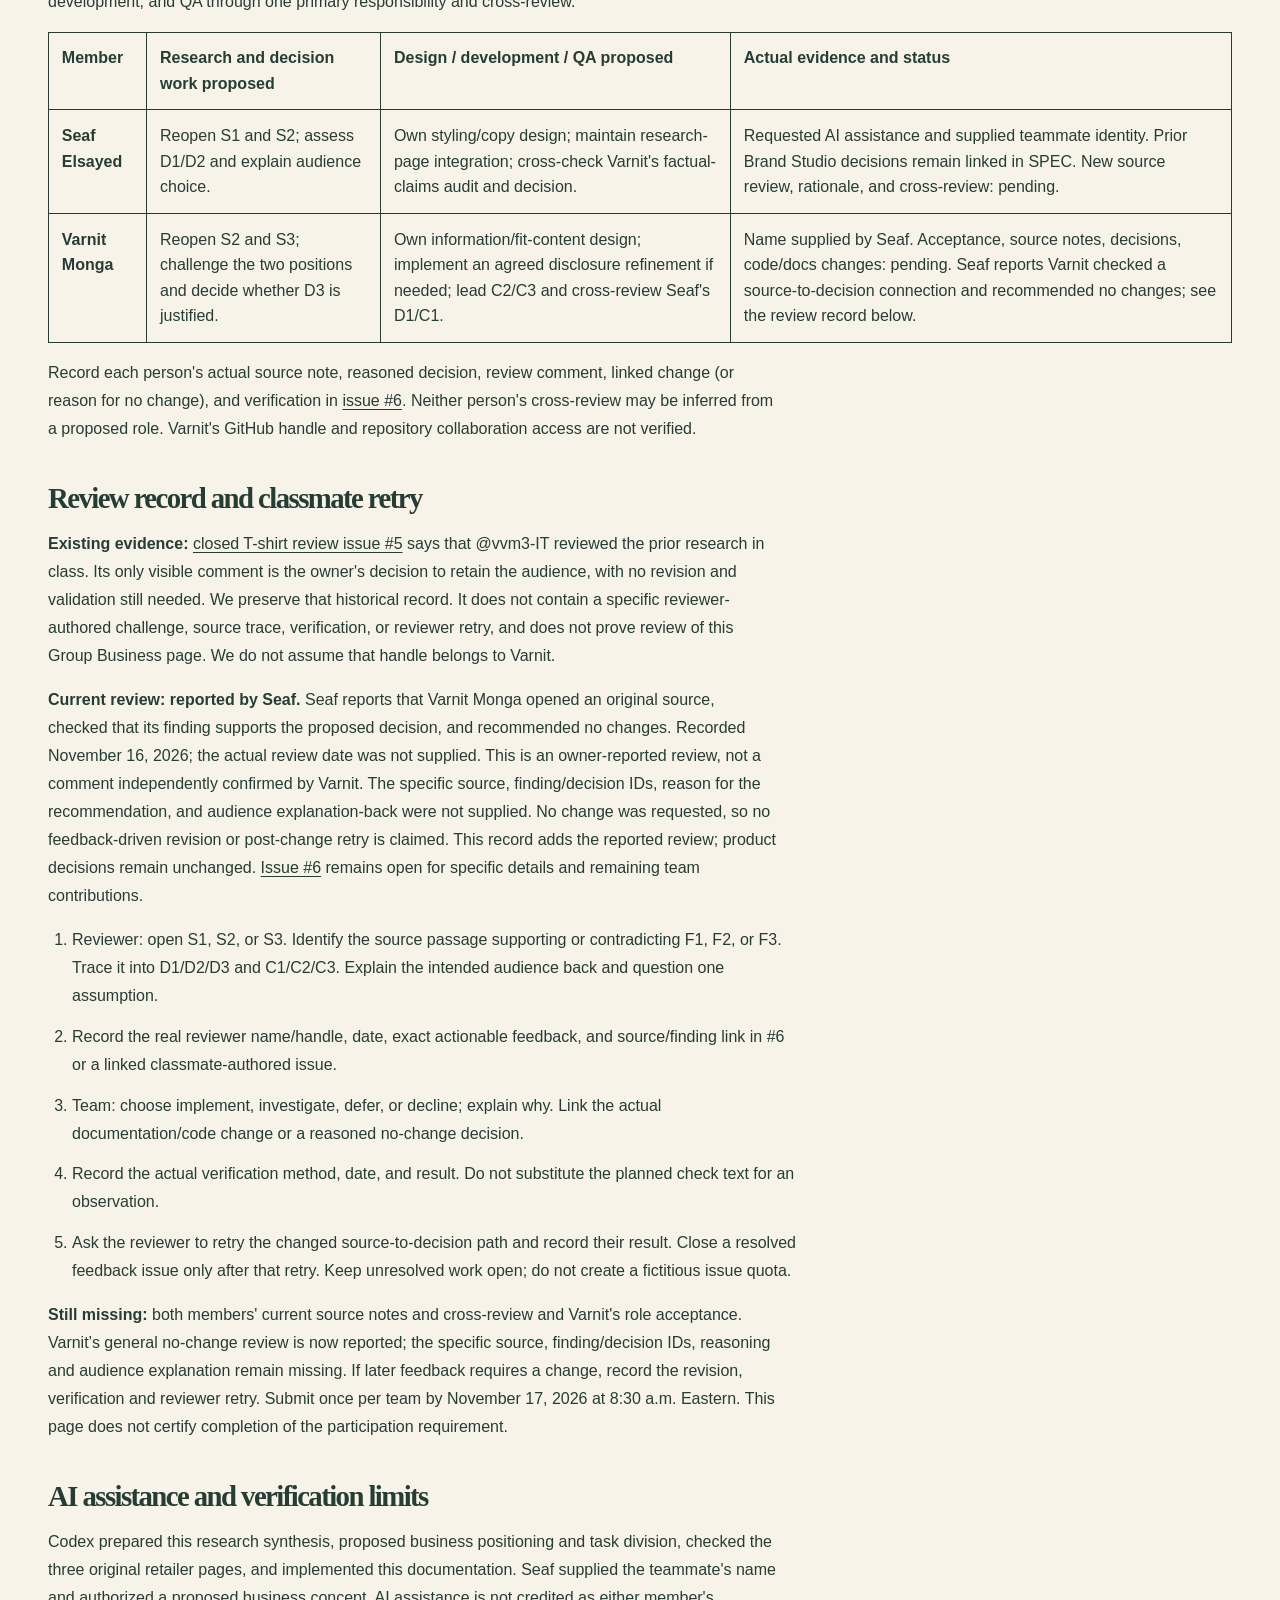
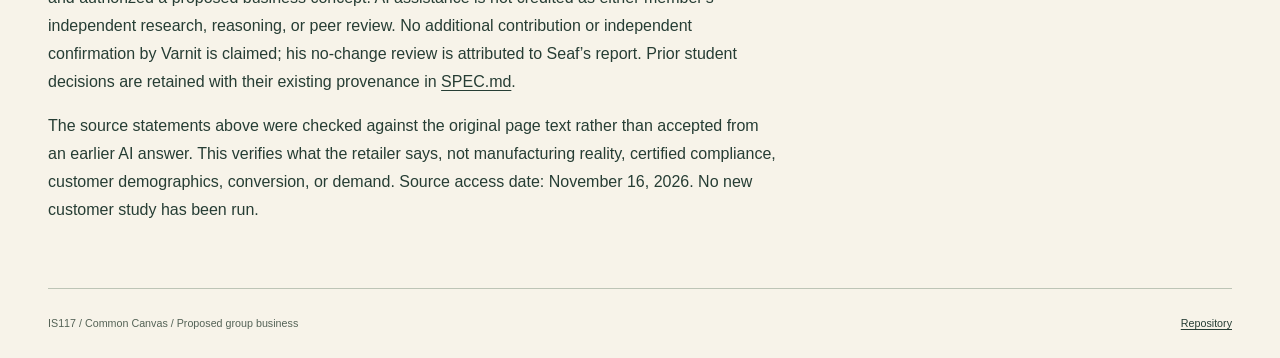
<file: public/research.html>
<!doctype html>
<html lang="en">
  <head>
    <meta charset="utf-8" />
    <meta name="viewport" content="width=device-width, initial-scale=1" />
    <meta
      name="description"
      content="Common Canvas group business research: original sources, assumptions, proposed decisions, team responsibilities and pending peer review."
    />
    <title>Group Business Research — Common Canvas</title>
    <link rel="icon" href="data:," />
    <link rel="stylesheet" href="styles.css" />
    <link rel="stylesheet" href="research.css" />
  </head>
  <body>
    <a class="skip-link" href="#main">Skip to content</a>
    <header class="site-header wrap">
      <a
        class="brand-link"
        href="index.html"
        aria-label="Common Canvas storefront home"
        ><img
          class="wordmark"
          src="assets/wordmark.svg"
          alt="Common Canvas logo"
          width="190"
          height="44"
      /></a>
      <nav class="main-nav" aria-label="Main navigation">
        <a class="nav-link" href="plan.html">T-shirt Plan</a>
        <a class="nav-link" href="index.html">Shop</a
        ><a class="nav-link" href="styleguide.html">Style guide</a
        ><a class="nav-link" href="research.html" aria-current="page"
          >Research</a
        >
      </nav>
    </header>
    <main id="main" class="wrap research-record">
      <p class="eyebrow">IS117 / GROUP-RESEARCH-001 / November 16, 2026</p>
      <h1>Common Canvas: group business research</h1>
      <p>
        A proposed campus T-shirt business built from the existing Brand Studio.
        Team: Seaf Elsayed and Varnit Monga. The product remains a classroom
        demo; the business concept and customer needs are hypotheses.
      </p>
      <p>
        <strong>Status:</strong> AI-prepared research and proposed decisions are
        available for inspection. Member cross-review and current Group Business
        classmate review details remain incomplete; Seaf’s report of Varnit’s
        no-change recommendation is recorded below. A plan is not a completed
        contribution or an observed result.
      </p>
      <nav aria-label="Research contents">
        <a href="#question">Question</a> · <a href="#sources">Sources</a> ·
        <a href="#positions">Positions</a> · <a href="#personas">Personas</a> ·
        <a href="#design">Design</a> · <a href="#team">Team</a> ·
        <a href="#review">Review</a>
      </nav>
      <section id="question">
        <h2>Research question and method</h2>
        <p>
          How should Common Canvas present a plain white T-shirt to college
          students seeking personal style without pressure, and which product
          information and design choices would help them make an informed
          choice?
        </p>
        <p>
          We compare three retailers selling comparable basic tees. The category
          is relevant to the existing product; these are not proven campus
          competitors. AI retrieved the original product-page text on November
          16, 2026 and checked the observations below against it. This is desk
          research, not interviews, a visual audit of retailer layouts, or
          evidence of shopper behavior. Retailer manufacturing and certification
          statements are attributed claims, not independently audited facts.
          Dynamic pages and inventory can change.
        </p>
        <p>
          Research precedes any new product feature in this checkpoint. The
          existing storefront was built earlier; the observations below inform
          proposed refinements, not a claim that this research caused the
          earlier implementation.
        </p>
      </section>
      <section id="sources">
        <h2>Three sites: source → finding → decision → planned check</h2>
        <article id="finding-1">
          <h3>F1 — UNIQLO: an adaptable basic</h3>
          <p>
            <strong>Original source S1:</strong>
            <a href="https://www.uniqlo.com/us/en/products/E455365-000/00"
              >SUPIMA Cotton T-Shirt</a
            >. Accessed November 16, 2026. Locate Description / Details and
            Materials / Care. The retrieved URL currently describes product IDs
            489931, 482297 and 475357; the selected color was gray with white
            among the options.
          </p>
          <p>
            <strong>Evidence:</strong> The description presents the tee as
            suitable alone or layered and supplies fabric and care information.
          </p>
          <p>
            <strong>Finding / interpretation:</strong> A basic tee can be
            explained through possible uses rather than an elaborate story. This
            does not establish that students prefer it.
          </p>
          <p>
            <strong>Proposed decision D1:</strong> Retain the existing three
            optional styling ideas and keep the size action clear. Treat the
            tips as possibilities, not rules; do not copy UNIQLO's material
            claims onto our demo shirt.
          </p>
          <p>
            <strong>Planned check C1 — not run:</strong> Ask a classmate to find
            one styling idea and the size action, then explain whether the page
            offers freedom or prescribes an outfit. Record the task, response,
            confusion, and any revision. If the ideas sound compulsory or the
            action cannot be found, revise wording or hierarchy and retry.
          </p>
        </article>
        <article id="finding-2">
          <h3>F2 — Everlane: context for evaluation</h3>
          <p>
            <strong>Original source S2:</strong>
            <a
              href="https://www.everlane.com/products/mens-essential-organic-crew-uniform-white"
              >The Essential Organic Crew, White</a
            >. Accessed November 16, 2026. Locate the model note, Size Guide,
            and Certifications.
          </p>
          <p>
            <strong>Evidence:</strong> The page gives model height and worn
            size, offers garment/body measurement guidance, and identifies
            OCS100 in its certification section.
          </p>
          <p>
            <strong>Finding / interpretation:</strong> Specific product context
            gives a visitor something concrete to evaluate. The page alone does
            not prove lower uncertainty or environmental performance.
          </p>
          <p>
            <strong>Proposed decision D2:</strong> Keep known demo details and
            unknown real-world specifications distinct. A future fit guide must
            wait for actual garment measurements. Do not invent certifications,
            fit guarantees, or material facts.
          </p>
          <p>
            <strong>Planned check C2 — not run:</strong> Ask a reviewer which
            shirt facts are known and whether an actual fit is guaranteed. Pass
            if they recognize the fictional product boundary and no fit
            guarantee. If not, clarify the disclosure and repeat the task.
            Obtaining real measurements is a separate prerequisite before
            building a fit guide.
          </p>
        </article>
        <article id="finding-3">
          <h3>F3 — Buck Mason: a provenance position</h3>
          <p>
            <strong>Original source S3:</strong>
            <a
              href="https://www.buckmason.com/products/white-slub-curved-hem-tee"
              >White Slub Curved Hem Tee</a
            >. Accessed November 16, 2026 (retrieval service reports its page
            crawl as November 15). Locate the product introduction and Size/Fit
            Guide.
          </p>
          <p>
            <strong>Evidence:</strong> The retailer describes USA-grown cotton
            and manufacture at its Mohnton, Pennsylvania mill, and provides a
            size/fit guide.
          </p>
          <p>
            <strong>Finding / interpretation:</strong> A plain tee can be
            distinguished by a manufacturing story. That is a positioning
            option, not proof that provenance causes purchases.
          </p>
          <p>
            <strong>Proposed decision D3:</strong> Compare a craftsmanship
            position with the existing style-and-belonging position below.
            Recommend style-and-belonging because Common Canvas has no verified
            supply-chain facts to support a premium manufacturing promise.
          </p>
          <p>
            <strong>Planned check C3 — not run:</strong> Have a reviewer trace
            every material, origin, price, and quality claim on the demo. Pass
            if facts have project evidence or are explicitly fictional, and no
            retailer claim is presented as ours. Remove or qualify any
            unsupported claim, then request a retry.
          </p>
        </article>
        <p>
          <strong>Comparison:</strong> UNIQLO supplies use cases; Everlane
          supplies evaluation context; Buck Mason supplies provenance. Together
          these suggest optional inspiration plus clear information, while
          showing why a manufacturing-led promise would require evidence we do
          not have.
        </p>
      </section>
      <section id="positions">
        <h2>Two competing business positions</h2>
        <h3>A — Personal style without pressure: recommended</h3>
        <p>
          Audience: college students dressing for class who want a flexible
          outfit starting point. Promise: a simple starting point for expressing
          your style, without pressure to fit in. Differentiate through
          welcoming language and optional styling help. Risk: vague belonging
          language may not explain a concrete benefit. D1 supplies useful
          examples; C1 tests the intended meaning.
        </p>
        <h3>B — Traceable craftsmanship: alternative</h3>
        <p>
          Audience hypothesis: shoppers who prioritize documented materials,
          origin, and construction. Promise would depend on traceable product
          facts. S3 shows this approach exists; S2 shows the kind of detail a
          visitor can inspect. Risk: Common Canvas cannot currently substantiate
          that promise. Investigate suppliers and measurements before
          considering it; do not build an ethical or premium halo from
          competitor claims.
        </p>
        <p>
          <strong>Chosen working audience:</strong> retain A from the prior
          Brand Studio agreement. This is the AI recommendation for the group
          proposal, not a recorded vote by Varnit. The earlier
          <a
            href="https://github.com/seafelsayed/is117-brand-studio/issues/5#issuecomment-6757113529"
            >owner decision in issue #5</a
          >
          also retained the student audience over an everyday-uniform
          alternative. The group still needs to discuss the new craftsmanship
          alternative. Competitor pages do not validate student demand,
          willingness to pay, or belonging concerns.
        </p>
      </section>
      <section id="personas">
        <h2>Two persona hypotheses — assumptions</h2>
        <article>
          <h3>P1 — Style explorer before class</h3>
          <p>
            Situation: choosing an outfit for campus. Goal: feel put together
            while keeping personal expression. Possible concern: feeling judged.
            Page need: optional ideas and a clear next action. These are
            inherited audience assumptions, not an interview or an actual
            customer's statement. C1 can test whether our message is understood,
            but not establish demand for a business.
          </p>
        </article>
        <article>
          <h3>P2 — Detail-checking basic shopper</h3>
          <p>
            Situation: comparing plain tees before choosing. Goal: understand
            fit and product facts. Possible concern: vague quality claims. Page
            need: clear specifications and disclosure of what is unknown. This
            contrasting persona is an AI-generated hypothesis inspired by S2 and
            S3, not an observed person. C2 and C3 test information clarity; real
            customer research is needed to learn whether this is a priority.
          </p>
        </article>
        <p>
          No simulated customer quotes or invented interview results are used.
          Open research question: do students value optional styling inspiration
          enough to distinguish this business from a generic tee store?
        </p>
      </section>
      <section id="design">
        <h2>Design, brand character, and honest persuasion</h2>
        <p>
          Reuse the existing postmodernist Brand Studio direction: rounded
          forms, cream and dark green, warm accents, Georgia headings and Arial
          body text. Preserve the original SVG wordmark and shared styles.
          Expressiveness should support a readable hierarchy and a visible size
          action. This is our design direction, not an inferred visual
          description of the three retailers.
        </p>
        <p>
          <strong>Brand character:</strong> Everyperson: welcoming and
          approachable; calm, casual, encouraging voice. The established
          headline “Your style. Your pace.” invites a voluntary choice. Avoid
          implying that every student shares one identity.
        </p>
        <ul>
          <li>
            <strong>Liking:</strong> retain the welcoming no-dress-code message.
            Intended effect: less social pressure. This effect is unmeasured;
            check its interpretation through C1.
          </li>
          <li>
            <strong>Reciprocity:</strong> offer styling ideas freely, without
            registration or purchase. Their usefulness is a hypothesis; a
            visitor owes nothing in return.
          </li>
          <li>
            <strong>Truthful boundaries:</strong> the existing $28 is a
            fictional demo price. The temporary demo bag does not accept orders,
            payments, or personal information. No testimonials, urgency, stock
            scarcity, sustainability claims, or manufacturing promises will be
            invented. C2/C3 check whether these boundaries are clear.
          </li>
        </ul>
        <p>
          Before any new feature, review the source chain and the unknowns.
          Proposed checks above remain unrun. Technical checks of this
          documentation cannot prove audience fit, demand, or completed peer
          review.
        </p>
      </section>
      <section id="team">
        <h2>Team contributions and proposed fair division</h2>
        <p>
          Seaf Elsayed and Varnit Monga are the named team. The work below is a
          proposed division for agreement, not a record that either person
          completed those tasks. Each person shares design, development, and QA
          through one primary responsibility and cross-review.
        </p>
        <section
          class="table-scroll"
          tabindex="0"
          aria-label="Team contribution table"
        >
          <table>
            <thead>
              <tr>
                <th scope="col">Member</th>
                <th scope="col">Research and decision work proposed</th>
                <th scope="col">Design / development / QA proposed</th>
                <th scope="col">Actual evidence and status</th>
              </tr>
            </thead>
            <tbody>
              <tr>
                <th scope="row">Seaf Elsayed</th>
                <td>
                  Reopen S1 and S2; assess D1/D2 and explain audience choice.
                </td>
                <td>
                  Own styling/copy design; maintain research-page integration;
                  cross-check Varnit's factual-claims audit and decision.
                </td>
                <td>
                  Requested AI assistance and supplied teammate identity. Prior
                  Brand Studio decisions remain linked in SPEC. New source
                  review, rationale, and cross-review: pending.
                </td>
              </tr>
              <tr>
                <th scope="row">Varnit Monga</th>
                <td>
                  Reopen S2 and S3; challenge the two positions and decide
                  whether D3 is justified.
                </td>
                <td>
                  Own information/fit-content design; implement an agreed
                  disclosure refinement if needed; lead C2/C3 and cross-review
                  Seaf's D1/C1.
                </td>
                <td>
                  Name supplied by Seaf. Acceptance, source notes, decisions,
                  code/docs changes: pending. Seaf reports Varnit checked a
                  source-to-decision connection and recommended no changes; see
                  the review record below.
                </td>
              </tr>
            </tbody>
          </table>
        </section>
        <p>
          Record each person's actual source note, reasoned decision, review
          comment, linked change (or reason for no change), and verification in
          <a href="https://github.com/seafelsayed/is117-brand-studio/issues/6"
            >issue #6</a
          >. Neither person's cross-review may be inferred from a proposed role.
          Varnit's GitHub handle and repository collaboration access are not
          verified.
        </p>
      </section>
      <section id="review">
        <h2>Review record and classmate retry</h2>
        <p>
          <strong>Existing evidence:</strong>
          <a href="https://github.com/seafelsayed/is117-brand-studio/issues/5"
            >closed T-shirt review issue #5</a
          >
          says that @vvm3-IT reviewed the prior research in class. Its only
          visible comment is the owner's decision to retain the audience, with
          no revision and validation still needed. We preserve that historical
          record. It does not contain a specific reviewer-authored challenge,
          source trace, verification, or reviewer retry, and does not prove
          review of this Group Business page. We do not assume that handle
          belongs to Varnit.
        </p>
        <p>
          <strong>Current review: reported by Seaf.</strong> Seaf reports that
          Varnit Monga opened an original source, checked that its finding
          supports the proposed decision, and recommended no changes. Recorded
          November 16, 2026; the actual review date was not supplied. This is an
          owner-reported review, not a comment independently confirmed by
          Varnit. The specific source, finding/decision IDs, reason for the
          recommendation, and audience explanation-back were not supplied. No
          change was requested, so no feedback-driven revision or post-change
          retry is claimed. This record adds the reported review; product
          decisions remain unchanged.
          <a href="https://github.com/seafelsayed/is117-brand-studio/issues/6"
            >Issue #6</a
          >
          remains open for specific details and remaining team contributions.
        </p>
        <ol>
          <li>
            Reviewer: open S1, S2, or S3. Identify the source passage supporting
            or contradicting F1, F2, or F3. Trace it into D1/D2/D3 and C1/C2/C3.
            Explain the intended audience back and question one assumption.
          </li>
          <li>
            Record the real reviewer name/handle, date, exact actionable
            feedback, and source/finding link in #6 or a linked
            classmate-authored issue.
          </li>
          <li>
            Team: choose implement, investigate, defer, or decline; explain why.
            Link the actual documentation/code change or a reasoned no-change
            decision.
          </li>
          <li>
            Record the actual verification method, date, and result. Do not
            substitute the planned check text for an observation.
          </li>
          <li>
            Ask the reviewer to retry the changed source-to-decision path and
            record their result. Close a resolved feedback issue only after that
            retry. Keep unresolved work open; do not create a fictitious issue
            quota.
          </li>
        </ol>
        <p>
          <strong>Still missing:</strong> both members' current source notes and
          cross-review and Varnit's role acceptance. Varnit’s general no-change
          review is now reported; the specific source, finding/decision IDs,
          reasoning and audience explanation remain missing. If later feedback
          requires a change, record the revision, verification and reviewer
          retry. Submit once per team by November 17, 2026 at 8:30 a.m. Eastern.
          This page does not certify completion of the participation
          requirement.
        </p>
      </section>
      <section id="disclosure">
        <h2>AI assistance and verification limits</h2>
        <p>
          Codex prepared this research synthesis, proposed business positioning
          and task division, checked the three original retailer pages, and
          implemented this documentation. Seaf supplied the teammate's name and
          authorized a proposed business concept. AI assistance is not credited
          as either member's independent research, reasoning, or peer review. No
          additional contribution or independent confirmation by Varnit is
          claimed; his no-change review is attributed to Seaf’s report. Prior
          student decisions are retained with their existing provenance in
          <a
            href="https://github.com/seafelsayed/is117-brand-studio/blob/main/SPEC.md"
            >SPEC.md</a
          >.
        </p>
        <p>
          The source statements above were checked against the original page
          text rather than accepted from an earlier AI answer. This verifies
          what the retailer says, not manufacturing reality, certified
          compliance, customer demographics, conversion, or demand. Source
          access date: November 16, 2026. No new customer study has been run.
        </p>
      </section>
    </main>
    <footer class="site-footer wrap">
      <p>IS117 / Common Canvas / Proposed group business</p>
      <a href="https://github.com/seafelsayed/is117-brand-studio">Repository</a>
    </footer>
  </body>
</html>
</file>
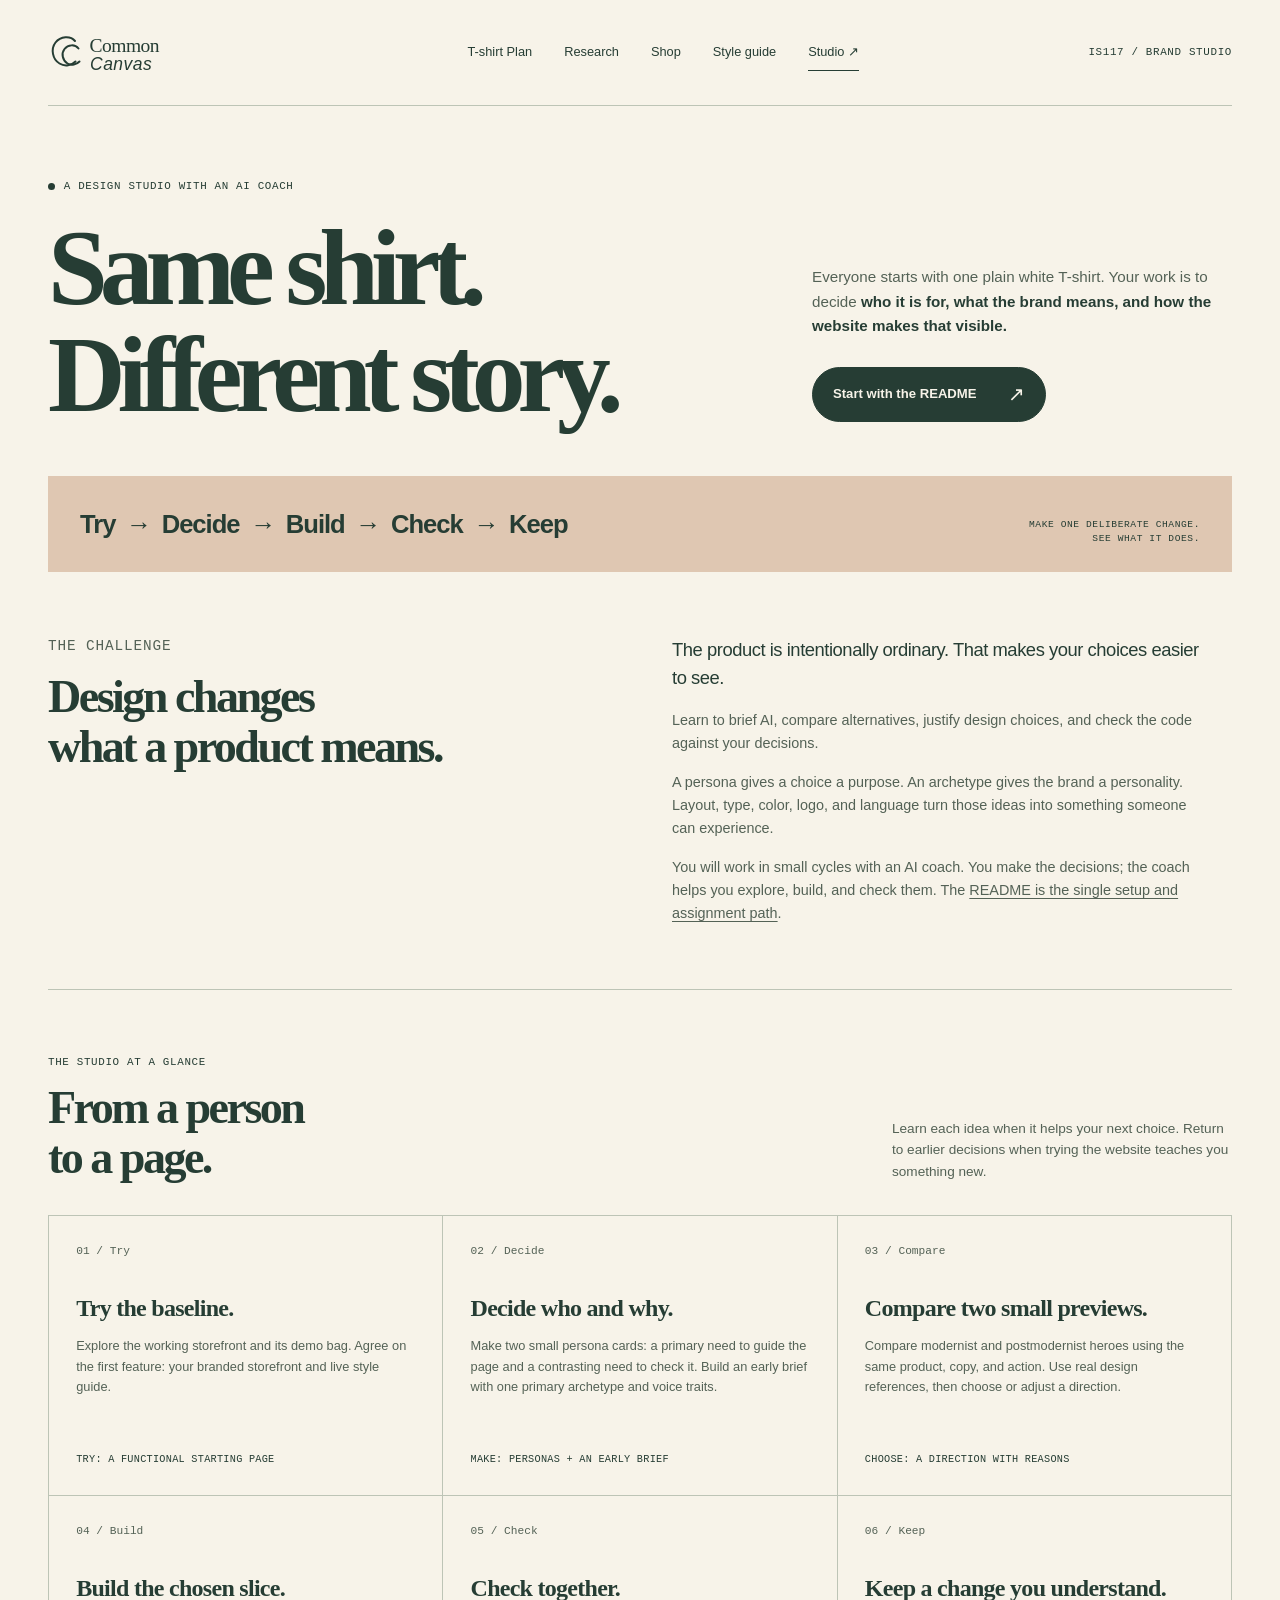
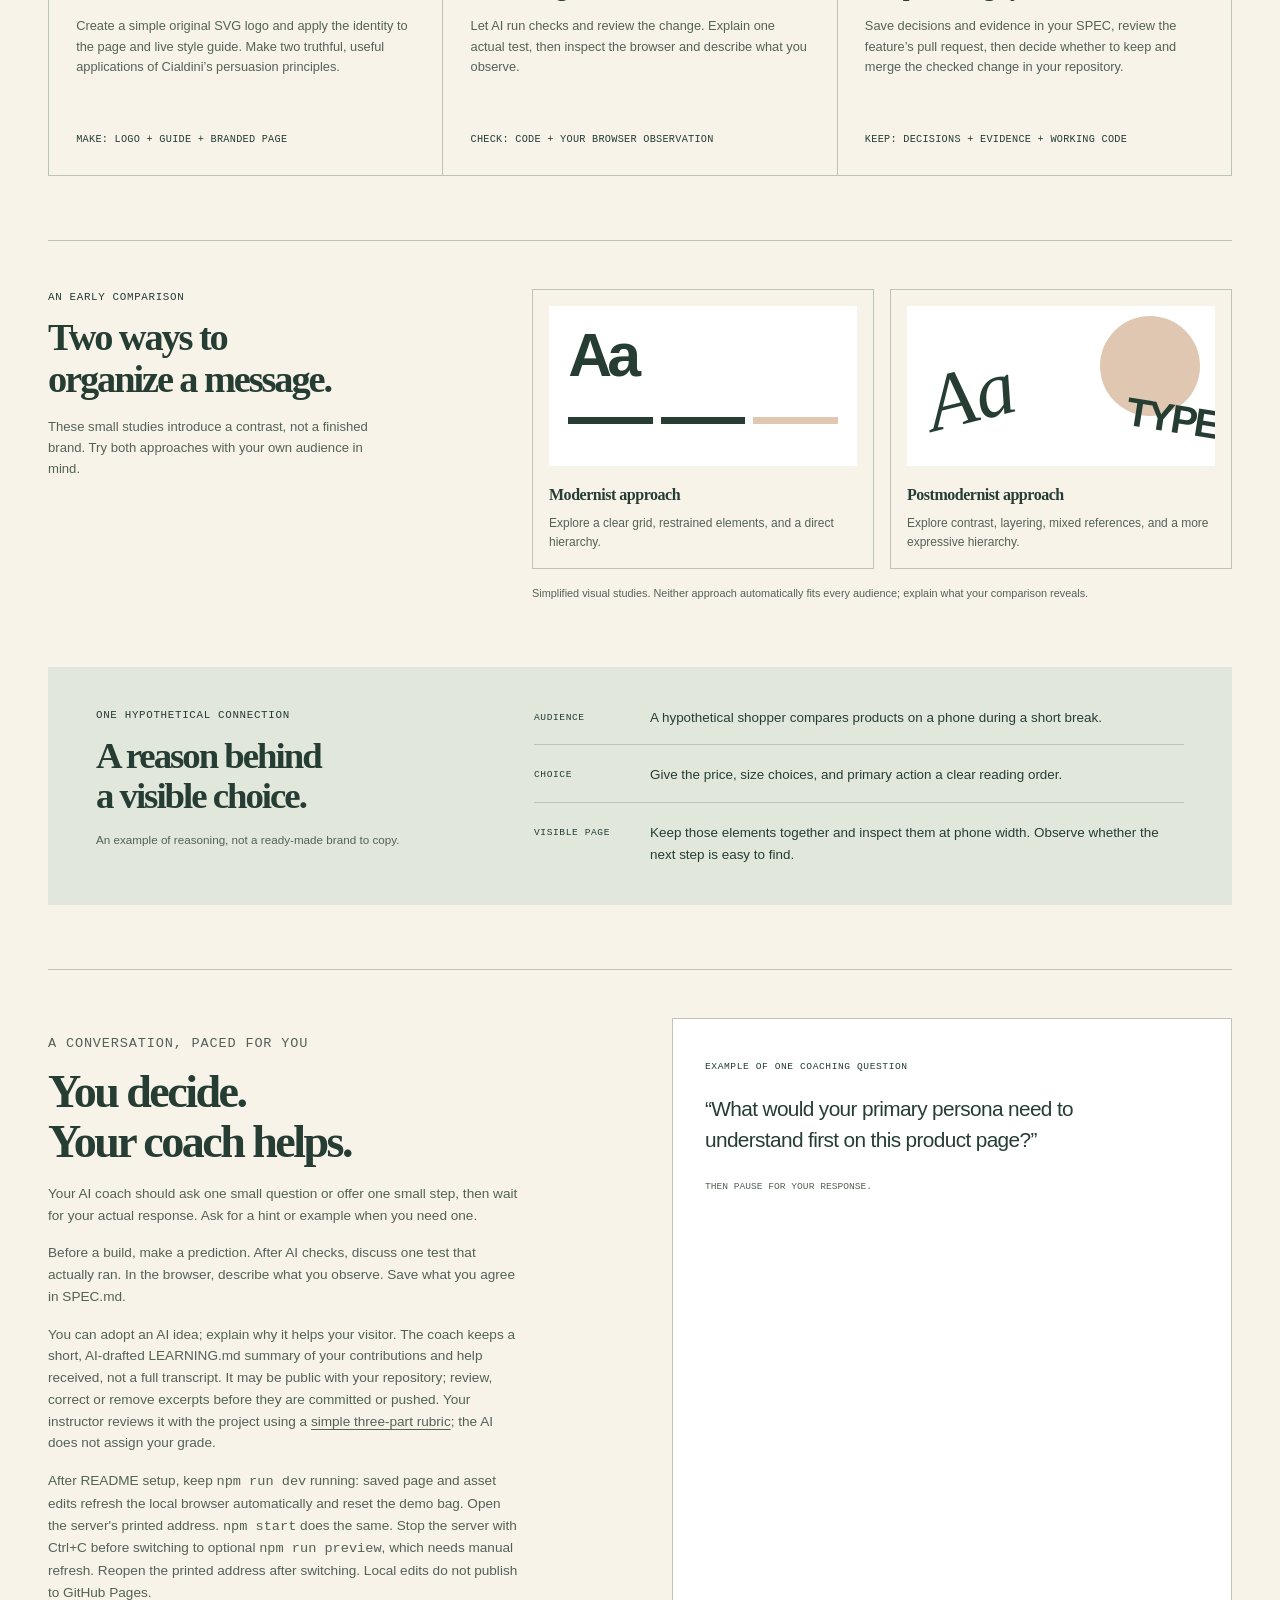
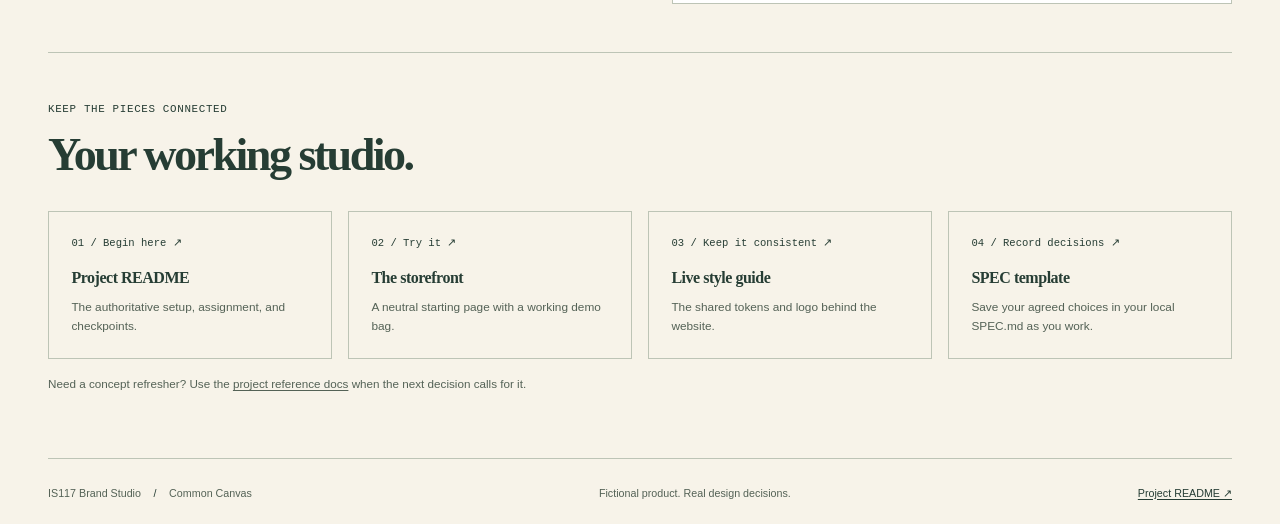
<file: public/studio.html>
<!doctype html>
<html lang="en">
  <head>
    <meta charset="utf-8" />
    <meta name="viewport" content="width=device-width, initial-scale=1" />
    <meta
      name="description"
      content="IS117 Brand Studio: turn one plain white T-shirt into a deliberate brand and website, with an AI coach and decisions you can explain."
    />
    <title>Same shirt. Different story. — IS117 Brand Studio</title>
    <link rel="icon" href="data:," />
    <link rel="stylesheet" href="styles.css" />
    <link rel="stylesheet" href="studio.css" />
  </head>
  <body>
    <a class="skip-link" href="#main">Skip to content</a>
    <header class="site-header wrap">
      <a
        class="brand-link"
        href="index.html"
        aria-label="Common Canvas storefront home"
        ><img
          class="wordmark"
          src="assets/wordmark.svg"
          alt="Common Canvas logo"
          width="190"
          height="44"
      /></a>
      <nav class="main-nav" aria-label="Main navigation">
        <a class="nav-link" href="plan.html">T-shirt Plan</a>
        <a class="nav-link" href="research.html">Research</a>
        <a class="nav-link" href="index.html">Shop</a
        ><a class="nav-link" href="styleguide.html">Style guide</a
        ><a class="nav-link" href="studio.html" aria-current="page"
          >Studio <span aria-hidden="true">↗</span></a
        >
      </nav>
      <span class="micro-label">IS117 / Brand Studio</span>
    </header>
    <main id="main">
      <section
        class="page-hero studio-hero wrap"
        aria-labelledby="studio-title"
      >
        <p class="eyebrow">
          <span class="status-dot" aria-hidden="true"></span> A design studio
          with an AI coach
        </p>
        <h1 id="studio-title">Same shirt.<br />Different story.</h1>
        <div class="hero-summary">
          <p>
            Everyone starts with one plain white T-shirt. Your work is to decide
            <strong
              >who it is for, what the brand means, and how the website makes
              that visible.</strong
            >
          </p>
          <a
            class="button button-primary"
            href="https://github.com/seafelsayed/is117-brand-studio#readme"
            >Start with the README <span aria-hidden="true">↗</span></a
          >
        </div>
      </section>
      <div class="studio-ribbon wrap">
        <p class="cycle">
          Try <span aria-hidden="true">→</span> Decide
          <span aria-hidden="true">→</span> Build
          <span aria-hidden="true">→</span> Check
          <span aria-hidden="true">→</span> Keep
        </p>
        <p class="micro-label">
          Make one deliberate change.<br />See what it does.
        </p>
      </div>

      <section class="studio-intro wrap" aria-labelledby="why-title">
        <div>
          <p class="eyebrow">The challenge</p>
          <h2 id="why-title">Design changes<br />what a product means.</h2>
        </div>
        <div>
          <p class="lead">
            The product is intentionally ordinary. That makes your choices
            easier to see.
          </p>
          <p>
            Learn to brief AI, compare alternatives, justify design choices, and
            check the code against your decisions.
          </p>
          <p>
            A persona gives a choice a purpose. An archetype gives the brand a
            personality. Layout, type, color, logo, and language turn those
            ideas into something someone can experience.
          </p>
          <p>
            You will work in small cycles with an AI coach. You make the
            decisions; the coach helps you explore, build, and check them. The
            <a href="https://github.com/seafelsayed/is117-brand-studio#readme"
              >README is the single setup and assignment path</a
            >.
          </p>
        </div>
      </section>

      <section class="path-section wrap" aria-labelledby="path-title">
        <div class="path-intro">
          <div>
            <p class="eyebrow">The studio at a glance</p>
            <h2 id="path-title">From a person<br />to a page.</h2>
          </div>
          <p>
            Learn each idea when it helps your next choice. Return to earlier
            decisions when trying the website teaches you something new.
          </p>
        </div>
        <ol class="studio-path">
          <li>
            <span class="stage-number">01 / Try</span>
            <h3>Try the baseline.</h3>
            <p>
              Explore the working storefront and its demo bag. Agree on the
              first feature: your branded storefront and live style guide.
            </p>
            <p class="stage-output">Try: a functional starting page</p>
          </li>
          <li>
            <span class="stage-number">02 / Decide</span>
            <h3>Decide who and why.</h3>
            <p>
              Make two small persona cards: a primary need to guide the page and
              a contrasting need to check it. Build an early brief with one
              primary archetype and voice traits.
            </p>
            <p class="stage-output">Make: personas + an early brief</p>
          </li>
          <li>
            <span class="stage-number">03 / Compare</span>
            <h3>Compare two small previews.</h3>
            <p>
              Compare modernist and postmodernist heroes using the same product,
              copy, and action. Use real design references, then choose or
              adjust a direction.
            </p>
            <p class="stage-output">Choose: a direction with reasons</p>
          </li>
          <li>
            <span class="stage-number">04 / Build</span>
            <h3>Build the chosen slice.</h3>
            <p>
              Create a simple original SVG logo and apply the identity to the
              page and live style guide. Make two truthful, useful applications
              of Cialdini’s persuasion principles.
            </p>
            <p class="stage-output">Make: logo + guide + branded page</p>
          </li>
          <li>
            <span class="stage-number">05 / Check</span>
            <h3>Check together.</h3>
            <p>
              Let AI run checks and review the change. Explain one actual test,
              then inspect the browser and describe what you observe.
            </p>
            <p class="stage-output">Check: code + your browser observation</p>
          </li>
          <li>
            <span class="stage-number">06 / Keep</span>
            <h3>Keep a change you understand.</h3>
            <p>
              Save decisions and evidence in your SPEC, review the feature’s
              pull request, then decide whether to keep and merge the checked
              change in your repository.
            </p>
            <p class="stage-output">
              Keep: decisions + evidence + working code
            </p>
          </li>
        </ol>
      </section>

      <section
        class="comparison-section wrap"
        aria-labelledby="comparison-title"
      >
        <div>
          <p class="eyebrow">An early comparison</p>
          <h2 id="comparison-title">Two ways to<br />organize a message.</h2>
          <p class="comparison-description">
            These small studies introduce a contrast, not a finished brand. Try
            both approaches with your own audience in mind.
          </p>
        </div>
        <div class="comparison-grid">
          <article class="direction-card">
            <div class="direction-sketch modern-sketch" aria-hidden="true">
              <i></i><i></i><i></i>
            </div>
            <h3>Modernist approach</h3>
            <p>
              Explore a clear grid, restrained elements, and a direct hierarchy.
            </p>
          </article>
          <article class="direction-card">
            <div class="direction-sketch postmodern-sketch" aria-hidden="true">
              <i></i>
            </div>
            <h3>Postmodernist approach</h3>
            <p>
              Explore contrast, layering, mixed references, and a more
              expressive hierarchy.
            </p>
          </article>
          <p class="comparison-caption">
            Simplified visual studies. Neither approach automatically fits every
            audience; explain what your comparison reveals.
          </p>
        </div>
      </section>

      <section class="example-section wrap" aria-labelledby="example-title">
        <div>
          <p class="eyebrow">One hypothetical connection</p>
          <h2 id="example-title">A reason behind<br />a visible choice.</h2>
          <p class="guide-note">
            An example of reasoning, not a ready-made brand to copy.
          </p>
        </div>
        <div class="example-chain">
          <div class="example-step">
            <span class="micro-label">Audience</span>
            <p>
              A hypothetical shopper compares products on a phone during a short
              break.
            </p>
          </div>
          <div class="example-step">
            <span class="micro-label">Choice</span>
            <p>
              Give the price, size choices, and primary action a clear reading
              order.
            </p>
          </div>
          <div class="example-step">
            <span class="micro-label">Visible page</span>
            <p>
              Keep those elements together and inspect them at phone width.
              Observe whether the next step is easy to find.
            </p>
          </div>
        </div>
      </section>

      <section class="coach-section wrap" aria-labelledby="coach-title">
        <div>
          <p class="eyebrow">A conversation, paced for you</p>
          <h2 id="coach-title">You decide.<br />Your coach helps.</h2>
          <p>
            Your AI coach should ask one small question or offer one small step,
            then wait for your actual response. Ask for a hint or example when
            you need one.
          </p>
          <p>
            Before a build, make a prediction. After AI checks, discuss one test
            that actually ran. In the browser, describe what you observe. Save
            what you agree in SPEC.md.
          </p>
          <p>
            You can adopt an AI idea; explain why it helps your visitor. The
            coach keeps a short, AI-drafted LEARNING.md summary of your
            contributions and help received, not a full transcript. It may be
            public with your repository; review, correct or remove excerpts
            before they are committed or pushed. Your instructor reviews it with
            the project using a
            <a
              href="https://github.com/kaw393939/is117-brand-studio/blob/main/docs/assessment.md"
              >simple three-part rubric</a
            >; the AI does not assign your grade.
          </p>
          <p>
            After README setup, keep <code>npm run dev</code> running: saved
            page and asset edits refresh the local browser automatically and
            reset the demo bag. Open the server's printed address.
            <code>npm start</code> does the same. Stop the server with Ctrl+C
            before switching to optional <code>npm run preview</code>, which
            needs manual refresh. Reopen the printed address after switching.
            Local edits do not publish to GitHub Pages.
          </p>
        </div>
        <blockquote class="coach-quote">
          <span class="micro-label">Example of one coaching question</span>
          <p>
            “What would your primary persona need to understand first on this
            product page?”
          </p>
          <footer>Then pause for your response.</footer>
        </blockquote>
      </section>

      <section class="resource-section wrap" aria-labelledby="resources-title">
        <p class="eyebrow">Keep the pieces connected</p>
        <h2 id="resources-title">Your working studio.</h2>
        <div class="resource-grid">
          <a
            class="resource-card"
            href="https://github.com/seafelsayed/is117-brand-studio#readme"
            ><span>01 / Begin here ↗</span>
            <h3>Project README</h3>
            <p>The authoritative setup, assignment, and checkpoints.</p></a
          >
          <a class="resource-card" href="index.html"
            ><span>02 / Try it ↗</span>
            <h3>The storefront</h3>
            <p>A neutral starting page with a working demo bag.</p></a
          >
          <a class="resource-card" href="styleguide.html"
            ><span>03 / Keep it consistent ↗</span>
            <h3>Live style guide</h3>
            <p>The shared tokens and logo behind the website.</p></a
          >
          <a
            class="resource-card"
            href="https://github.com/kaw393939/is117-brand-studio/blob/main/SPEC.md"
            ><span>04 / Record decisions ↗</span>
            <h3>SPEC template</h3>
            <p>
              Save your agreed choices in your local SPEC.md as you work.
            </p></a
          >
        </div>
        <p class="guide-note">
          Need a concept refresher? Use the
          <a
            href="https://github.com/kaw393939/is117-brand-studio/tree/main/docs"
            >project reference docs</a
          >
          when the next decision calls for it.
        </p>
      </section>
    </main>
    <footer class="site-footer wrap">
      <p>
        IS117 Brand Studio <span class="footer-separator"> / </span> Common
        Canvas
      </p>
      <p class="footer-tagline">Fictional product. Real design decisions.</p>
      <a href="https://github.com/seafelsayed/is117-brand-studio#readme"
        >Project README <span aria-hidden="true">↗</span></a
      >
    </footer>
  </body>
</html>
</file>
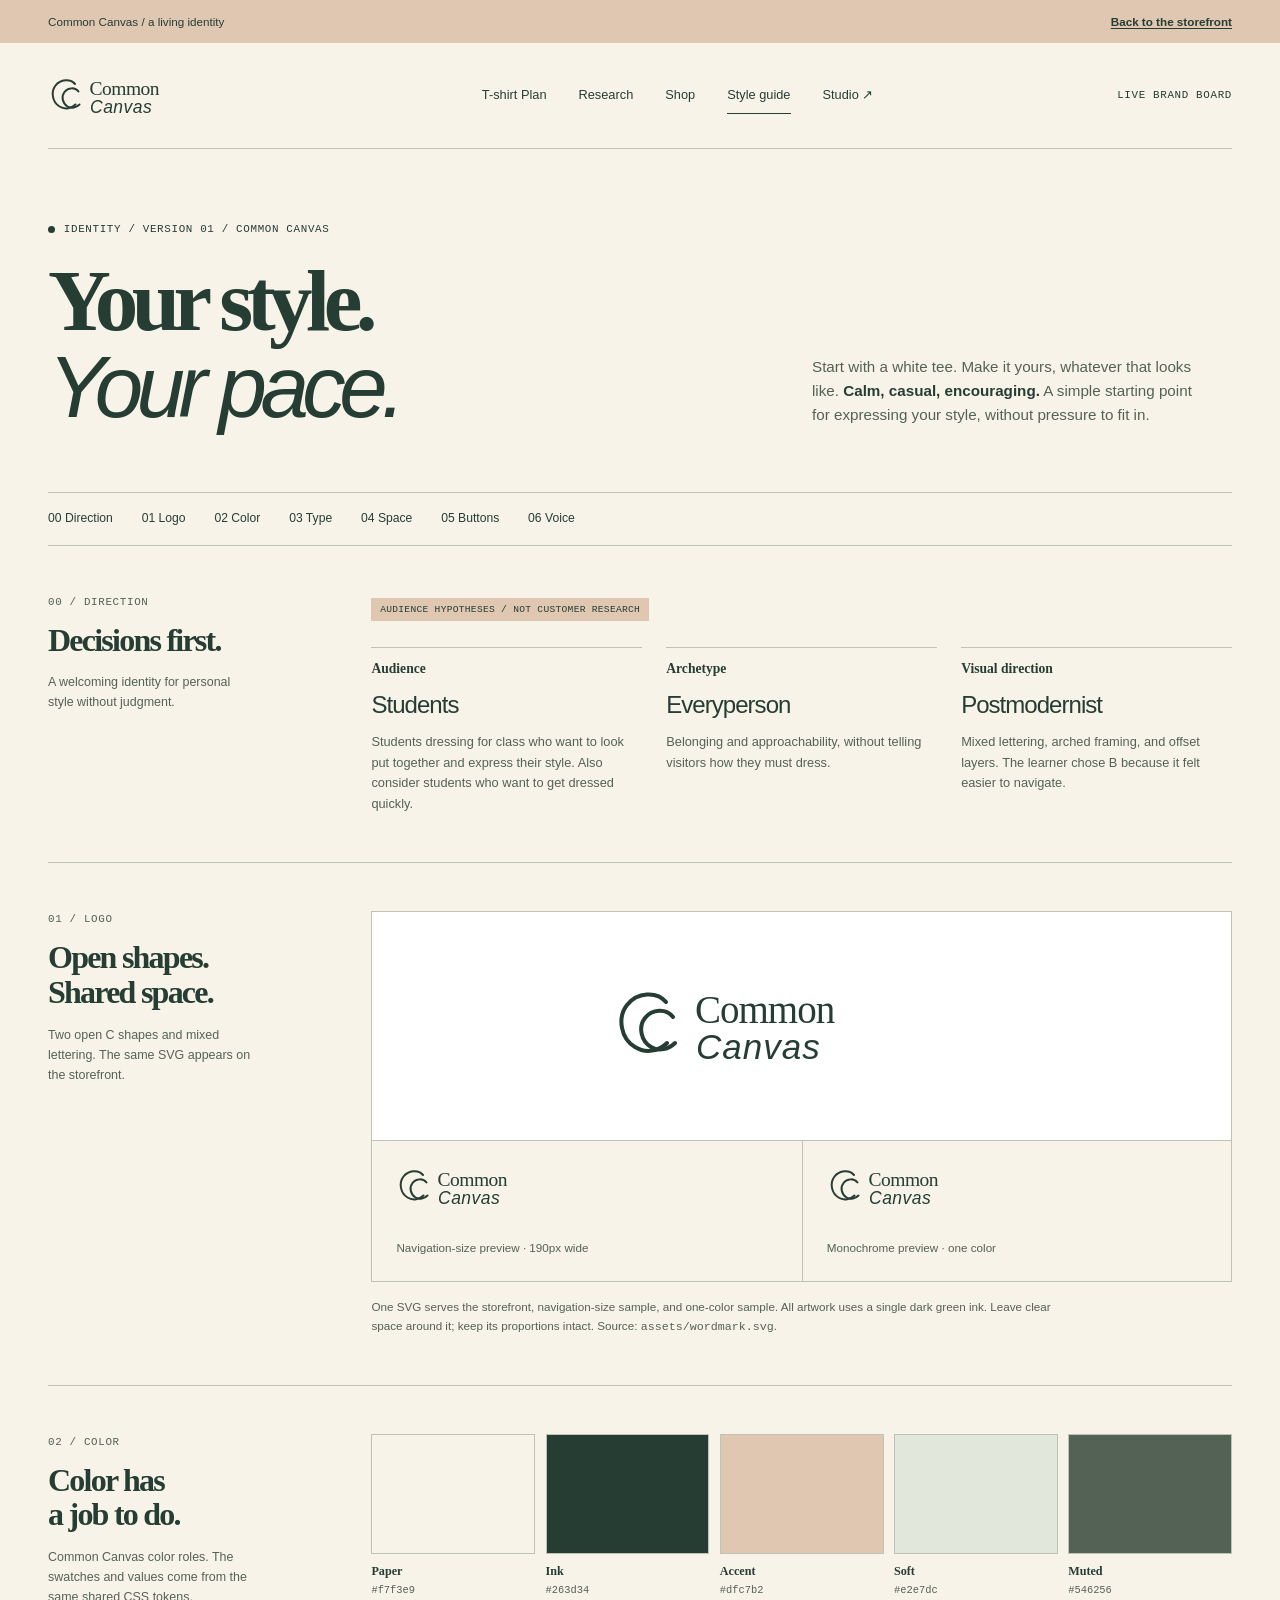
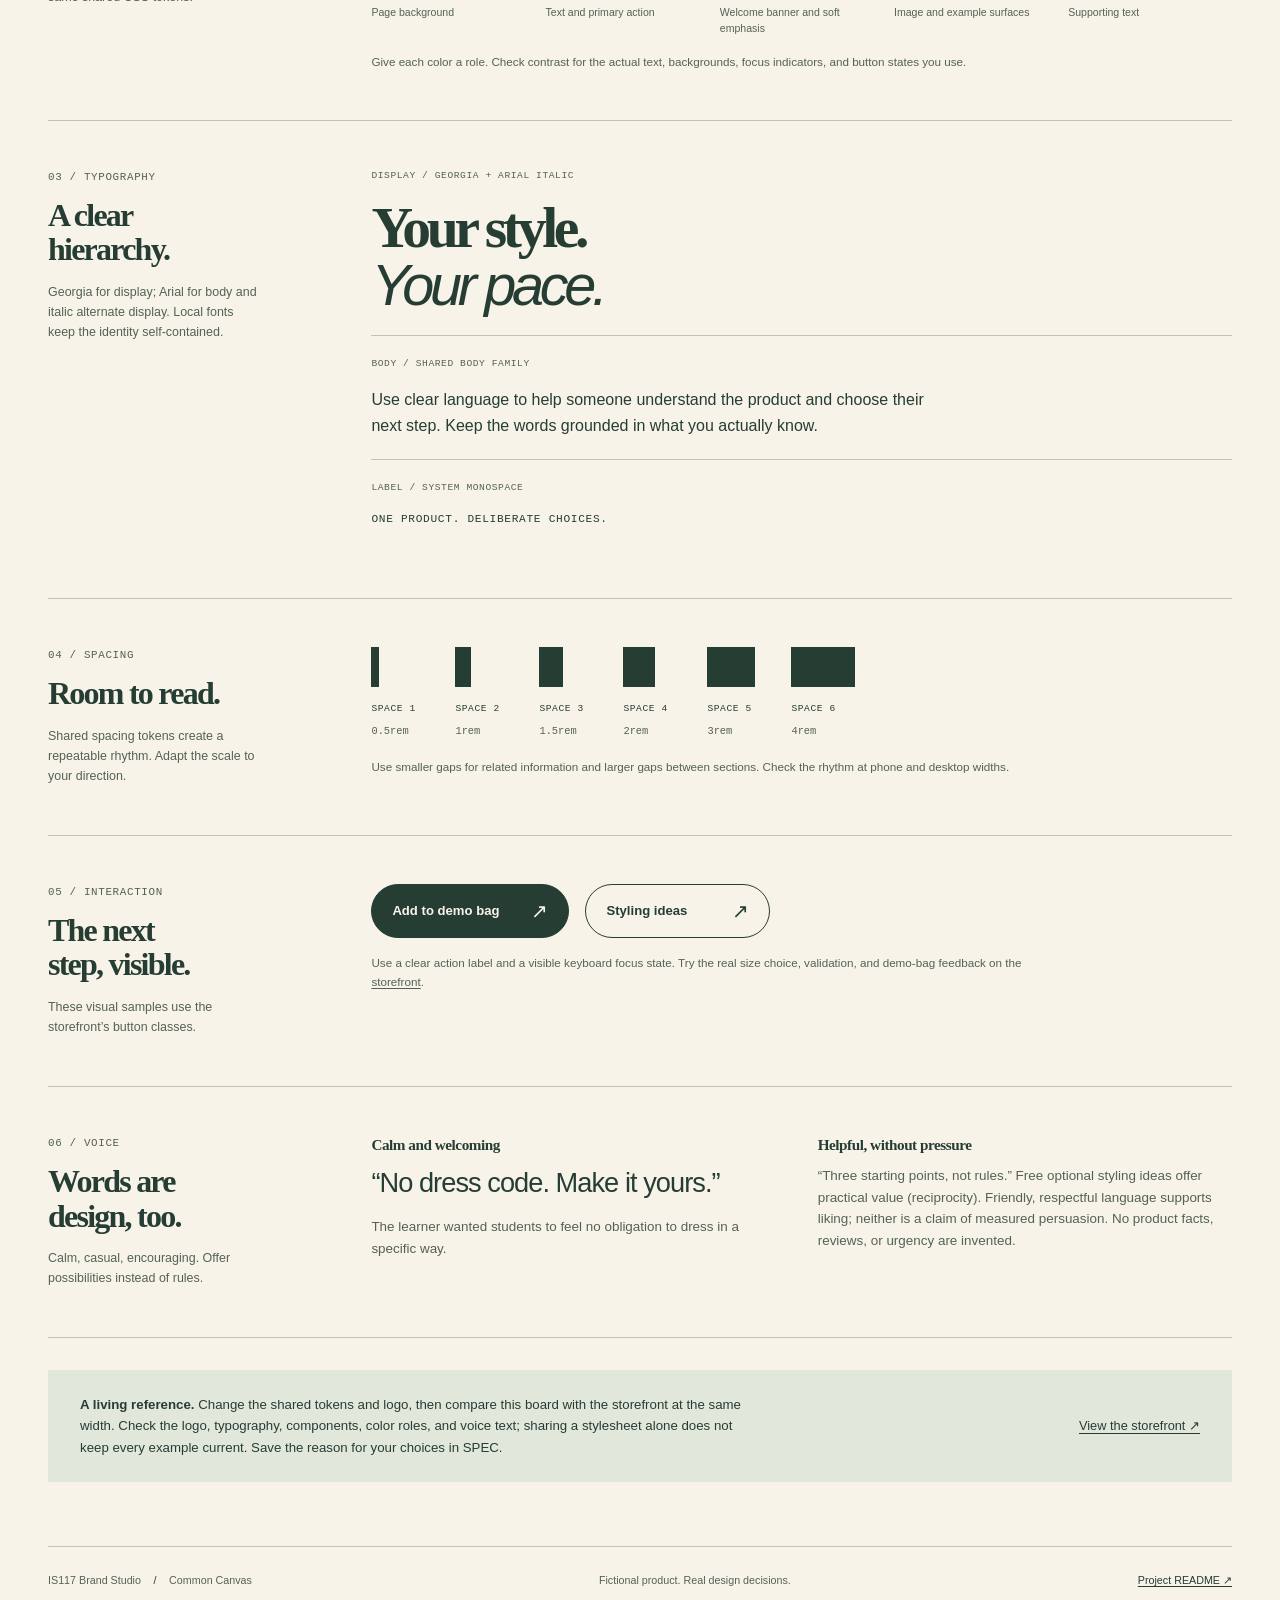
<file: public/styleguide.html>
<!doctype html>
<html lang="en">
  <head>
    <meta charset="utf-8" />
    <meta name="viewport" content="width=device-width, initial-scale=1" />
    <meta
      name="description"
      content="The live Common Canvas brand board for the IS117 T-shirt storefront. Shared tokens and assets keep design choices connected to the page."
    />
    <title>Common Canvas — live style guide</title>
    <link rel="icon" href="data:," />
    <link rel="stylesheet" href="styles.css" />
    <script src="styleguide.js" defer></script>
  </head>
  <body>
    <a class="skip-link" href="#main">Skip to content</a>
    <aside class="starter-notice" aria-label="Style guide information">
      <span>Common Canvas / a living identity</span
      ><a href="index.html">Back to the storefront</a>
    </aside>
    <header class="site-header wrap">
      <a
        class="brand-link"
        href="index.html"
        aria-label="Common Canvas storefront home"
        ><img
          class="wordmark"
          src="assets/wordmark.svg"
          alt="Common Canvas logo"
          width="190"
          height="44"
      /></a>
      <nav class="main-nav" aria-label="Main navigation">
        <a class="nav-link" href="plan.html">T-shirt Plan</a>
        <a class="nav-link" href="research.html">Research</a>
        <a class="nav-link" href="index.html">Shop</a
        ><a class="nav-link" href="styleguide.html" aria-current="page"
          >Style guide</a
        ><a class="nav-link" href="studio.html"
          >Studio <span aria-hidden="true">↗</span></a
        >
      </nav>
      <span class="micro-label">Live brand board</span>
    </header>
    <main id="main">
      <section class="page-hero wrap" aria-labelledby="guide-title">
        <p class="eyebrow">
          <span class="status-dot" aria-hidden="true"></span> Identity / version
          01 / Common Canvas
        </p>
        <h1 id="guide-title">
          Your style.<br /><span class="type-alternate">Your pace.</span>
        </h1>
        <p class="hero-summary">
          Start with a white tee. Make it yours, whatever that looks like.
          <strong>Calm, casual, encouraging.</strong> A simple starting point
          for expressing your style, without pressure to fit in.
        </p>
      </section>
      <nav class="page-subnav wrap" aria-label="Style guide sections">
        <a class="section-link" href="#direction">00 Direction</a
        ><a class="section-link" href="#logo">01 Logo</a
        ><a class="section-link" href="#palette">02 Color</a
        ><a class="section-link" href="#type">03 Type</a
        ><a class="section-link" href="#spacing">04 Space</a
        ><a class="section-link" href="#buttons">05 Buttons</a
        ><a class="section-link" href="#voice">06 Voice</a>
      </nav>

      <section
        id="direction"
        class="guide-section wrap"
        aria-labelledby="direction-title"
      >
        <div class="section-heading">
          <span class="section-number">00 / Direction</span>
          <h2 id="direction-title">Decisions first.</h2>
          <p>A welcoming identity for personal style without judgment.</p>
        </div>
        <div class="guide-content">
          <span class="draft-label"
            >Audience hypotheses / not customer research</span
          >
          <div class="decision-grid">
            <div>
              <h3>Audience</h3>
              <p class="undecided">Students</p>
              <p>
                Students dressing for class who want to look put together and
                express their style. Also consider students who want to get
                dressed quickly.
              </p>
            </div>
            <div>
              <h3>Archetype</h3>
              <p class="undecided">Everyperson</p>
              <p>
                Belonging and approachability, without telling visitors how they
                must dress.
              </p>
            </div>
            <div>
              <h3>Visual direction</h3>
              <p class="undecided">Postmodernist</p>
              <p>
                Mixed lettering, arched framing, and offset layers. The learner
                chose B because it felt easier to navigate.
              </p>
            </div>
          </div>
        </div>
      </section>

      <section
        id="logo"
        class="guide-section wrap"
        aria-labelledby="logo-title"
      >
        <div class="section-heading">
          <span class="section-number">01 / Logo</span>
          <h2 id="logo-title">Open shapes.<br />Shared space.</h2>
          <p>
            Two open C shapes and mixed lettering. The same SVG appears on the
            storefront.
          </p>
        </div>
        <div class="guide-content">
          <div class="logo-board">
            <img
              src="assets/wordmark.svg"
              alt="Common Canvas logo"
              width="380"
              height="88"
            />
          </div>
          <div class="logo-variants">
            <div class="logo-variant">
              <img
                class="logo-small"
                src="assets/wordmark.svg"
                alt="Common Canvas logo at a small size"
                width="190"
                height="44"
              />
              <p>Navigation-size preview · 190px wide</p>
            </div>
            <div class="logo-variant">
              <img
                class="logo-mono"
                src="assets/wordmark.svg"
                alt="Common Canvas logo in monochrome"
                width="190"
                height="44"
              />
              <p>Monochrome preview · one color</p>
            </div>
          </div>
          <p class="guide-note">
            One SVG serves the storefront, navigation-size sample, and one-color
            sample. All artwork uses a single dark green ink. Leave clear space
            around it; keep its proportions intact. Source:
            <code>assets/wordmark.svg</code>.
          </p>
        </div>
      </section>

      <section
        id="palette"
        class="guide-section wrap"
        aria-labelledby="palette-title"
      >
        <div class="section-heading">
          <span class="section-number">02 / Color</span>
          <h2 id="palette-title">Color has<br />a job to do.</h2>
          <p>
            Common Canvas color roles. The swatches and values come from the
            same shared CSS tokens.
          </p>
        </div>
        <div class="guide-content">
          <div class="palette-grid">
            <article class="palette-card">
              <div
                class="color-swatch"
                style="--swatch-color: var(--color-paper)"
              ></div>
              <h3>Paper</h3>
              <code data-color-token="--color-paper">CSS token</code>
              <p>Page background</p>
            </article>
            <article class="palette-card">
              <div
                class="color-swatch"
                style="--swatch-color: var(--color-ink)"
              ></div>
              <h3>Ink</h3>
              <code data-color-token="--color-ink">CSS token</code>
              <p>Text and primary action</p>
            </article>
            <article class="palette-card">
              <div
                class="color-swatch"
                style="--swatch-color: var(--color-accent)"
              ></div>
              <h3>Accent</h3>
              <code data-color-token="--color-accent">CSS token</code>
              <p>Welcome banner and soft emphasis</p>
            </article>
            <article class="palette-card">
              <div
                class="color-swatch"
                style="--swatch-color: var(--color-soft)"
              ></div>
              <h3>Soft</h3>
              <code data-color-token="--color-soft">CSS token</code>
              <p>Image and example surfaces</p>
            </article>
            <article class="palette-card">
              <div
                class="color-swatch"
                style="--swatch-color: var(--color-muted)"
              ></div>
              <h3>Muted</h3>
              <code data-color-token="--color-muted">CSS token</code>
              <p>Supporting text</p>
            </article>
          </div>
          <p class="guide-note">
            Give each color a role. Check contrast for the actual text,
            backgrounds, focus indicators, and button states you use.
          </p>
        </div>
      </section>

      <section
        id="type"
        class="guide-section wrap"
        aria-labelledby="type-title"
      >
        <div class="section-heading">
          <span class="section-number">03 / Typography</span>
          <h2 id="type-title">A clear<br />hierarchy.</h2>
          <p>
            Georgia for display; Arial for body and italic alternate display.
            Local fonts keep the identity self-contained.
          </p>
        </div>
        <div class="guide-content">
          <div class="type-specimen">
            <span class="type-label">Display / Georgia + Arial italic</span>
            <p class="type-display">
              Your style.<br /><span class="type-alternate">Your pace.</span>
            </p>
          </div>
          <div class="type-specimen">
            <span class="type-label">Body / shared body family</span>
            <p class="type-body">
              Use clear language to help someone understand the product and
              choose their next step. Keep the words grounded in what you
              actually know.
            </p>
          </div>
          <div class="type-specimen">
            <span class="type-label">Label / system monospace</span>
            <p class="type-mono">One product. Deliberate choices.</p>
          </div>
        </div>
      </section>

      <section
        id="spacing"
        class="guide-section wrap"
        aria-labelledby="spacing-title"
      >
        <div class="section-heading">
          <span class="section-number">04 / Spacing</span>
          <h2 id="spacing-title">Room to read.</h2>
          <p>
            Shared spacing tokens create a repeatable rhythm. Adapt the scale to
            your direction.
          </p>
        </div>
        <div class="guide-content">
          <div class="spacing-grid">
            <div class="spacing-token">
              <div
                class="spacing-bar"
                style="--token-size: var(--space-1)"
              ></div>
              <span class="token-name">Space 1</span
              ><code data-space-token="--space-1">CSS token</code>
            </div>
            <div class="spacing-token">
              <div
                class="spacing-bar"
                style="--token-size: var(--space-2)"
              ></div>
              <span class="token-name">Space 2</span
              ><code data-space-token="--space-2">CSS token</code>
            </div>
            <div class="spacing-token">
              <div
                class="spacing-bar"
                style="--token-size: var(--space-3)"
              ></div>
              <span class="token-name">Space 3</span
              ><code data-space-token="--space-3">CSS token</code>
            </div>
            <div class="spacing-token">
              <div
                class="spacing-bar"
                style="--token-size: var(--space-4)"
              ></div>
              <span class="token-name">Space 4</span
              ><code data-space-token="--space-4">CSS token</code>
            </div>
            <div class="spacing-token">
              <div
                class="spacing-bar"
                style="--token-size: var(--space-5)"
              ></div>
              <span class="token-name">Space 5</span
              ><code data-space-token="--space-5">CSS token</code>
            </div>
            <div class="spacing-token">
              <div
                class="spacing-bar"
                style="--token-size: var(--space-6)"
              ></div>
              <span class="token-name">Space 6</span
              ><code data-space-token="--space-6">CSS token</code>
            </div>
          </div>
          <p class="guide-note">
            Use smaller gaps for related information and larger gaps between
            sections. Check the rhythm at phone and desktop widths.
          </p>
        </div>
      </section>

      <section
        id="buttons"
        class="guide-section wrap"
        aria-labelledby="buttons-title"
      >
        <div class="section-heading">
          <span class="section-number">05 / Interaction</span>
          <h2 id="buttons-title">The next<br />step, visible.</h2>
          <p>These visual samples use the storefront’s button classes.</p>
        </div>
        <div class="guide-content">
          <div class="button-samples">
            <span class="button button-primary"
              >Add to demo bag <span aria-hidden="true">↗</span></span
            ><span class="button button-secondary"
              >Styling ideas <span aria-hidden="true">↗</span></span
            >
          </div>
          <p class="guide-note">
            Use a clear action label and a visible keyboard focus state. Try the
            real size choice, validation, and demo-bag feedback on the
            <a href="index.html">storefront</a>.
          </p>
        </div>
      </section>

      <section
        id="voice"
        class="guide-section wrap"
        aria-labelledby="voice-title"
      >
        <div class="section-heading">
          <span class="section-number">06 / Voice</span>
          <h2 id="voice-title">Words are<br />design, too.</h2>
          <p>
            Calm, casual, encouraging. Offer possibilities instead of rules.
          </p>
        </div>
        <div class="guide-content">
          <div class="voice-grid">
            <div>
              <h3>Calm and welcoming</h3>
              <p class="voice-example">“No dress code. Make it yours.”</p>
              <p>
                The learner wanted students to feel no obligation to dress in a
                specific way.
              </p>
            </div>
            <div>
              <h3>Helpful, without pressure</h3>
              <p>
                “Three starting points, not rules.” Free optional styling ideas
                offer practical value (reciprocity). Friendly, respectful
                language supports liking; neither is a claim of measured
                persuasion. No product facts, reviews, or urgency are invented.
              </p>
            </div>
          </div>
        </div>
      </section>

      <div class="guide-footer-note wrap">
        <p>
          <strong>A living reference.</strong> Change the shared tokens and
          logo, then compare this board with the storefront at the same width.
          Check the logo, typography, components, color roles, and voice text;
          sharing a stylesheet alone does not keep every example current. Save
          the reason for your choices in SPEC.
        </p>
        <a href="index.html"
          >View the storefront <span aria-hidden="true">↗</span></a
        >
      </div>
    </main>
    <footer class="site-footer wrap">
      <p>
        IS117 Brand Studio <span class="footer-separator"> / </span> Common
        Canvas
      </p>
      <p class="footer-tagline">Fictional product. Real design decisions.</p>
      <a href="https://github.com/seafelsayed/is117-brand-studio#readme"
        >Project README <span aria-hidden="true">↗</span></a
      >
    </footer>
  </body>
</html>
</file>
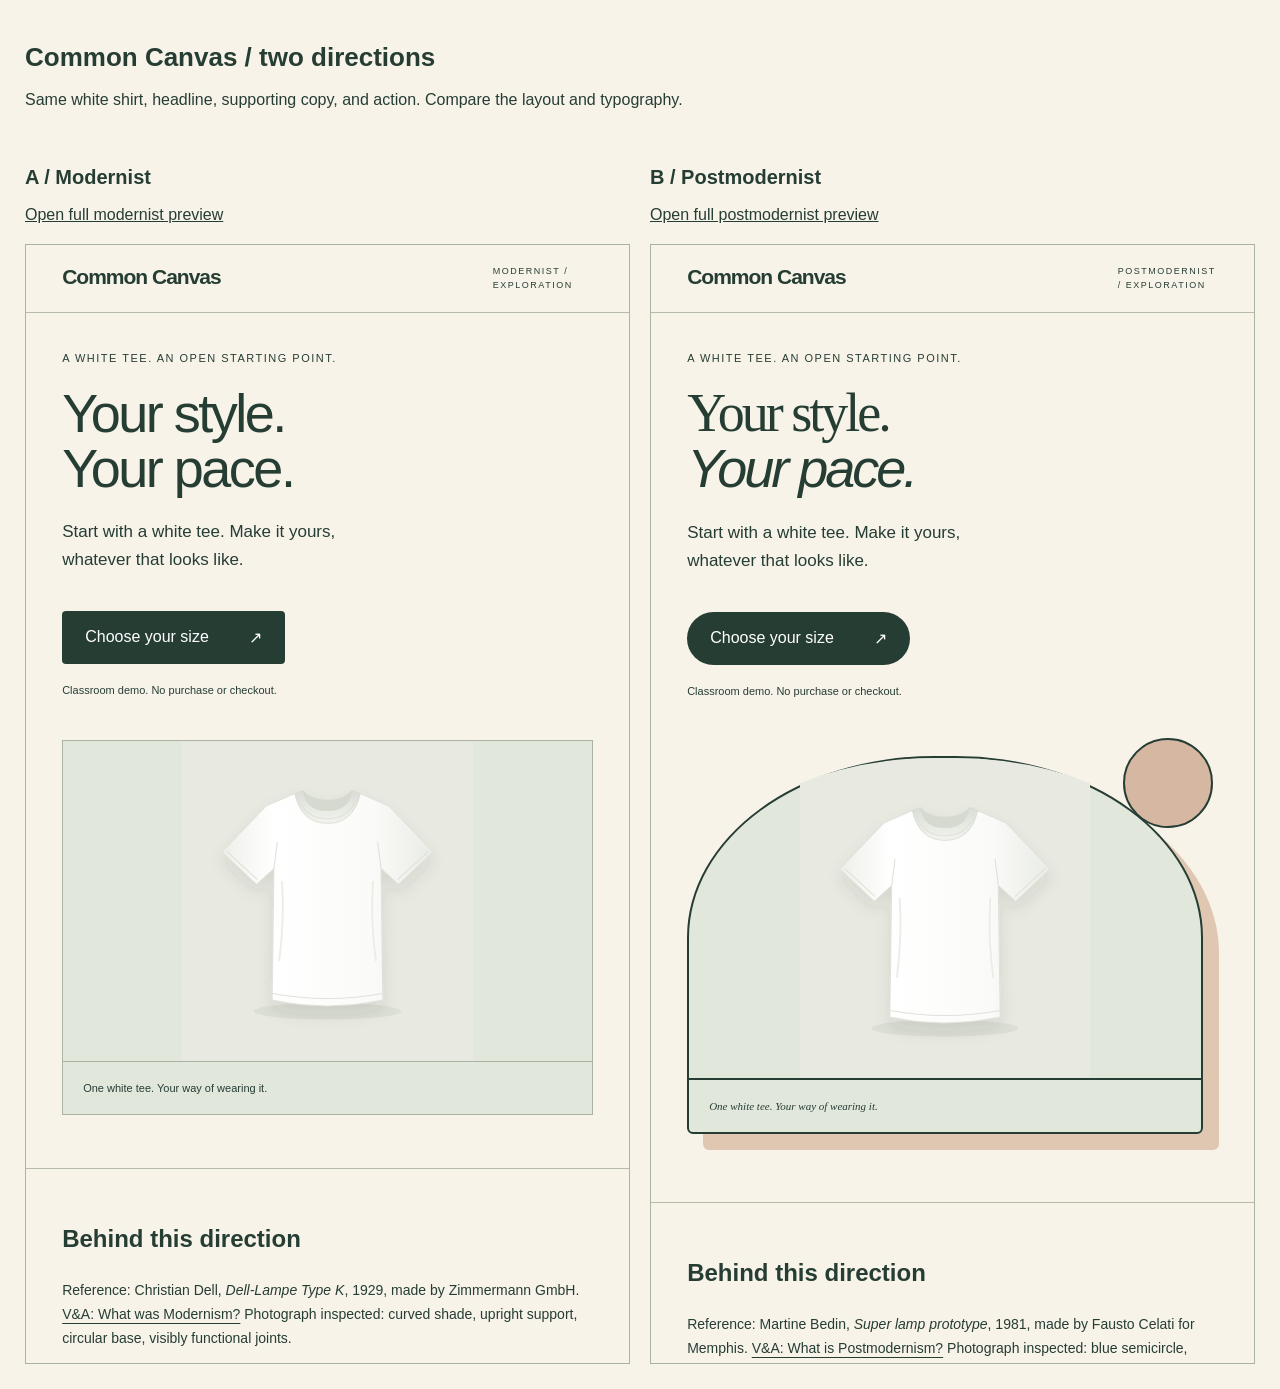
<file: public/explorations/compare.html>
<!doctype html>
<html lang="en">
  <head>
    <meta charset="utf-8" />
    <meta name="viewport" content="width=device-width, initial-scale=1" />
    <title>Common Canvas — compare directions</title>
    <link rel="icon" href="data:," />
    <link rel="stylesheet" href="compare.css" />
  </head>
  <body>
    <header>
      <h1>Common Canvas / two directions</h1>
      <p>
        Same white shirt, headline, supporting copy, and action. Compare the
        layout and typography.
      </p>
    </header>
    <main>
      <section>
        <h2>A / Modernist</h2>
        <a href="modern.html">Open full modernist preview</a
        ><iframe
          src="modern.html"
          title="Modernist Common Canvas preview"
        ></iframe>
      </section>
      <section>
        <h2>B / Postmodernist</h2>
        <a href="postmodern.html">Open full postmodernist preview</a
        ><iframe
          src="postmodern.html"
          title="Postmodernist Common Canvas preview"
        ></iframe>
      </section>
    </main>
  </body>
</html>
</file>
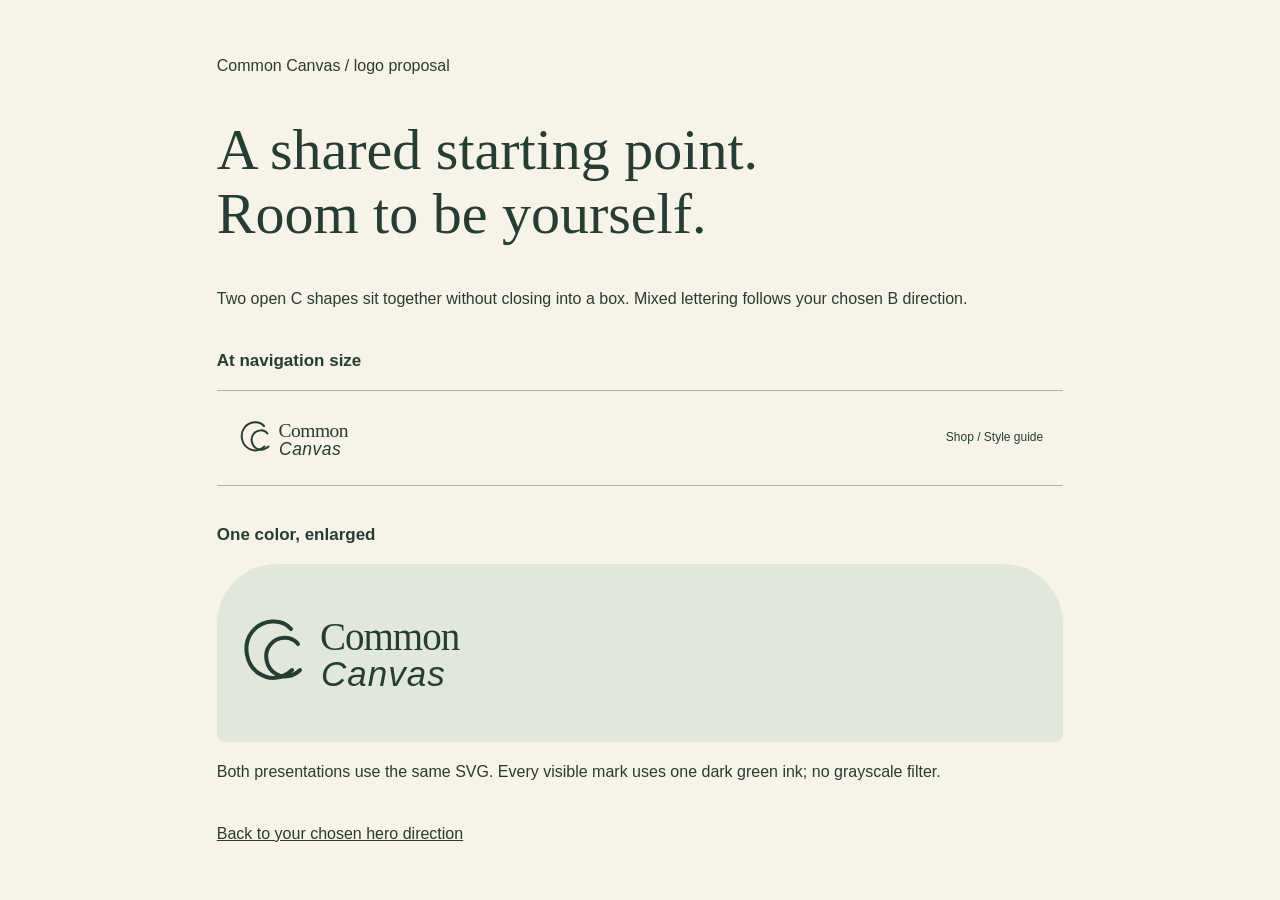
<file: public/explorations/logo.html>
<!doctype html>
<html lang="en">
  <head>
    <meta charset="utf-8" />
    <meta name="viewport" content="width=device-width, initial-scale=1" />
    <title>Common Canvas — logo proposal</title>
    <link rel="icon" href="data:," />
    <link rel="stylesheet" href="logo.css" />
  </head>
  <body>
    <main>
      <p>Common Canvas / logo proposal</p>
      <h1>A shared starting point.<br />Room to be yourself.</h1>
      <p>
        Two open C shapes sit together without closing into a box. Mixed
        lettering follows your chosen B direction.
      </p>
      <section aria-labelledby="navigation-title">
        <h2 id="navigation-title">At navigation size</h2>
        <div class="navigation">
          <img
            src="../assets/common-canvas-proposal.svg"
            width="190"
            height="44"
            alt="Common Canvas"
          /><span>Shop / Style guide</span>
        </div>
      </section>
      <section aria-labelledby="mono-title">
        <h2 id="mono-title">One color, enlarged</h2>
        <div class="large">
          <img
            src="../assets/common-canvas-proposal.svg"
            width="380"
            height="88"
            alt="Common Canvas logo in one dark green color"
          />
        </div>
        <p>
          Both presentations use the same SVG. Every visible mark uses one dark
          green ink; no grayscale filter.
        </p>
      </section>
      <a href="postmodern.html">Back to your chosen hero direction</a>
    </main>
  </body>
</html>
</file>
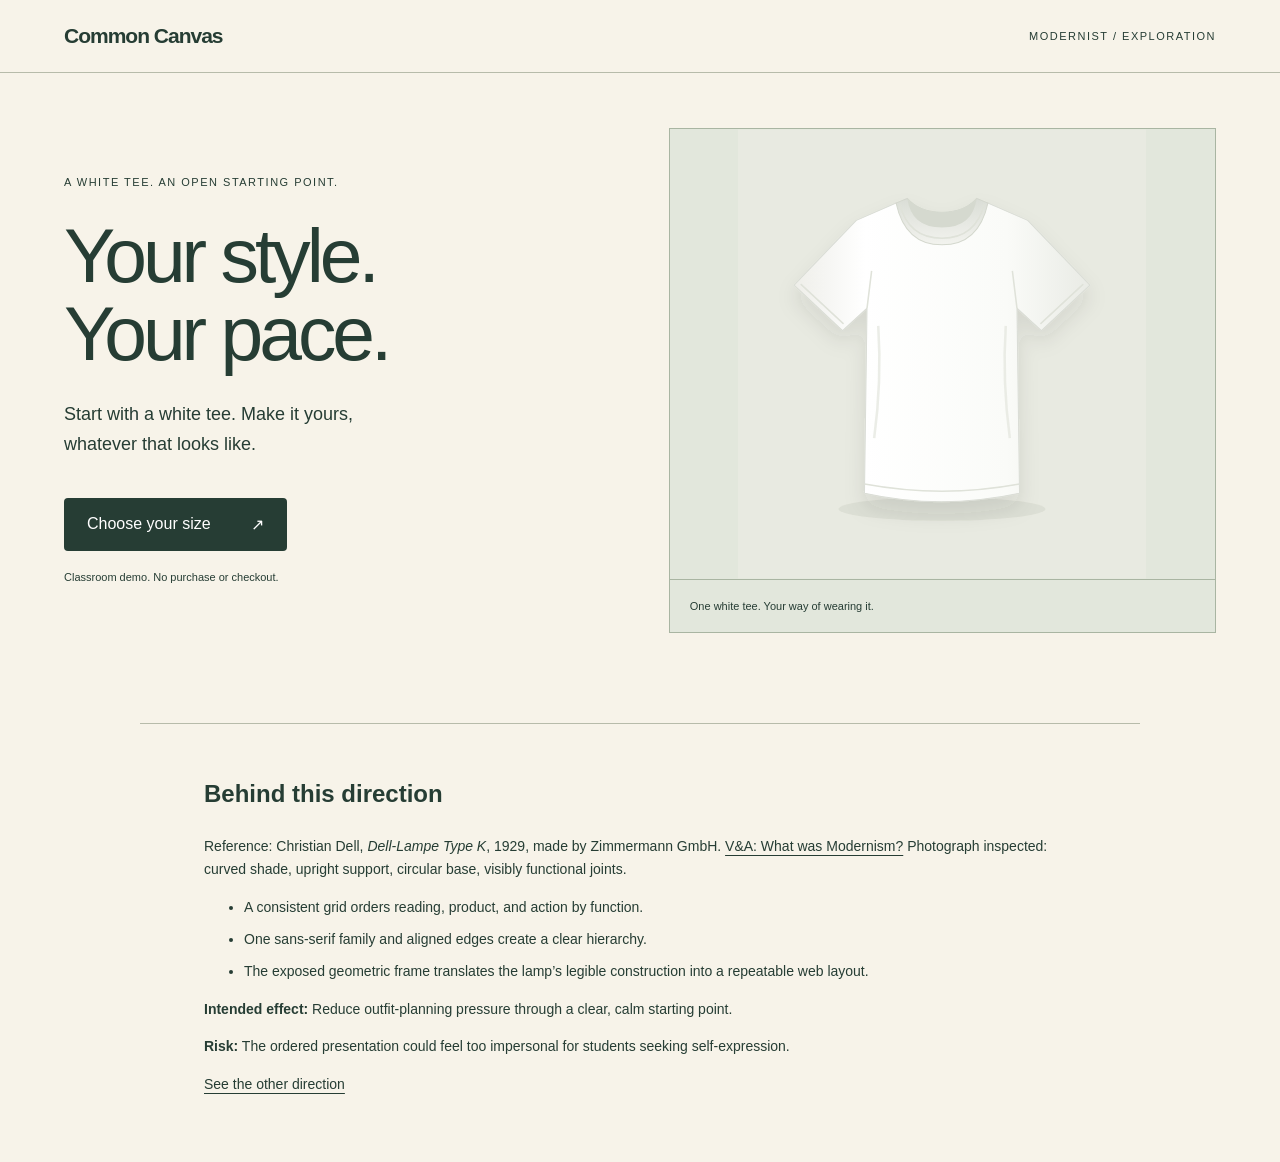
<file: public/explorations/modern.html>
<!doctype html>
<html lang="en">
  <head>
    <meta charset="utf-8" />
    <meta name="viewport" content="width=device-width, initial-scale=1" />
    <link rel="icon" href="data:," />
    <link rel="stylesheet" href="previews.css" />
    <title>Common Canvas — Modernist preview</title>
  </head>
  <body class="modern">
    <header>
      <a href="compare.html">Common Canvas</a
      ><span>Modernist / exploration</span>
    </header>
    <main>
      <section class="hero" aria-labelledby="headline">
        <div class="copy">
          <p class="eyebrow">A white tee. An open starting point.</p>
          <h1 id="headline">Your style.<br /><span>Your pace.</span></h1>
          <p class="support">
            Start with a white tee. Make it yours, whatever that looks like.
          </p>
          <a class="action" href="../index.html#product-form"
            >Choose your size <span aria-hidden="true">↗</span></a
          >
          <p class="disclaimer">Classroom demo. No purchase or checkout.</p>
        </div>
        <figure>
          <div class="shape" aria-hidden="true"></div>
          <img
            src="../assets/white-shirt.svg"
            width="800"
            height="880"
            alt="Plain white, unbranded short-sleeved T-shirt"
          />
          <figcaption>One white tee. Your way of wearing it.</figcaption>
        </figure>
      </section>
      <section class="notes" aria-labelledby="notes-title">
        <h2 id="notes-title">Behind this direction</h2>
        <p>
          Reference: Christian Dell, <cite>Dell-Lampe Type K</cite>, 1929, made
          by Zimmermann GmbH.
          <a href="https://www.vam.ac.uk/articles/what-was-modernism"
            >V&amp;A: What was Modernism?</a
          >
          Photograph inspected: curved shade, upright support, circular base,
          visibly functional joints.
        </p>
        <ul>
          <li>
            A consistent grid orders reading, product, and action by function.
          </li>
          <li>
            One sans-serif family and aligned edges create a clear hierarchy.
          </li>
          <li>
            The exposed geometric frame translates the lamp’s legible
            construction into a repeatable web layout.
          </li>
        </ul>
        <p>
          <strong>Intended effect:</strong> Reduce outfit-planning pressure
          through a clear, calm starting point.
        </p>
        <p>
          <strong>Risk:</strong> The ordered presentation could feel too
          impersonal for students seeking self-expression.
        </p>
        <a href="postmodern.html">See the other direction</a>
      </section>
    </main>
  </body>
</html>
</file>
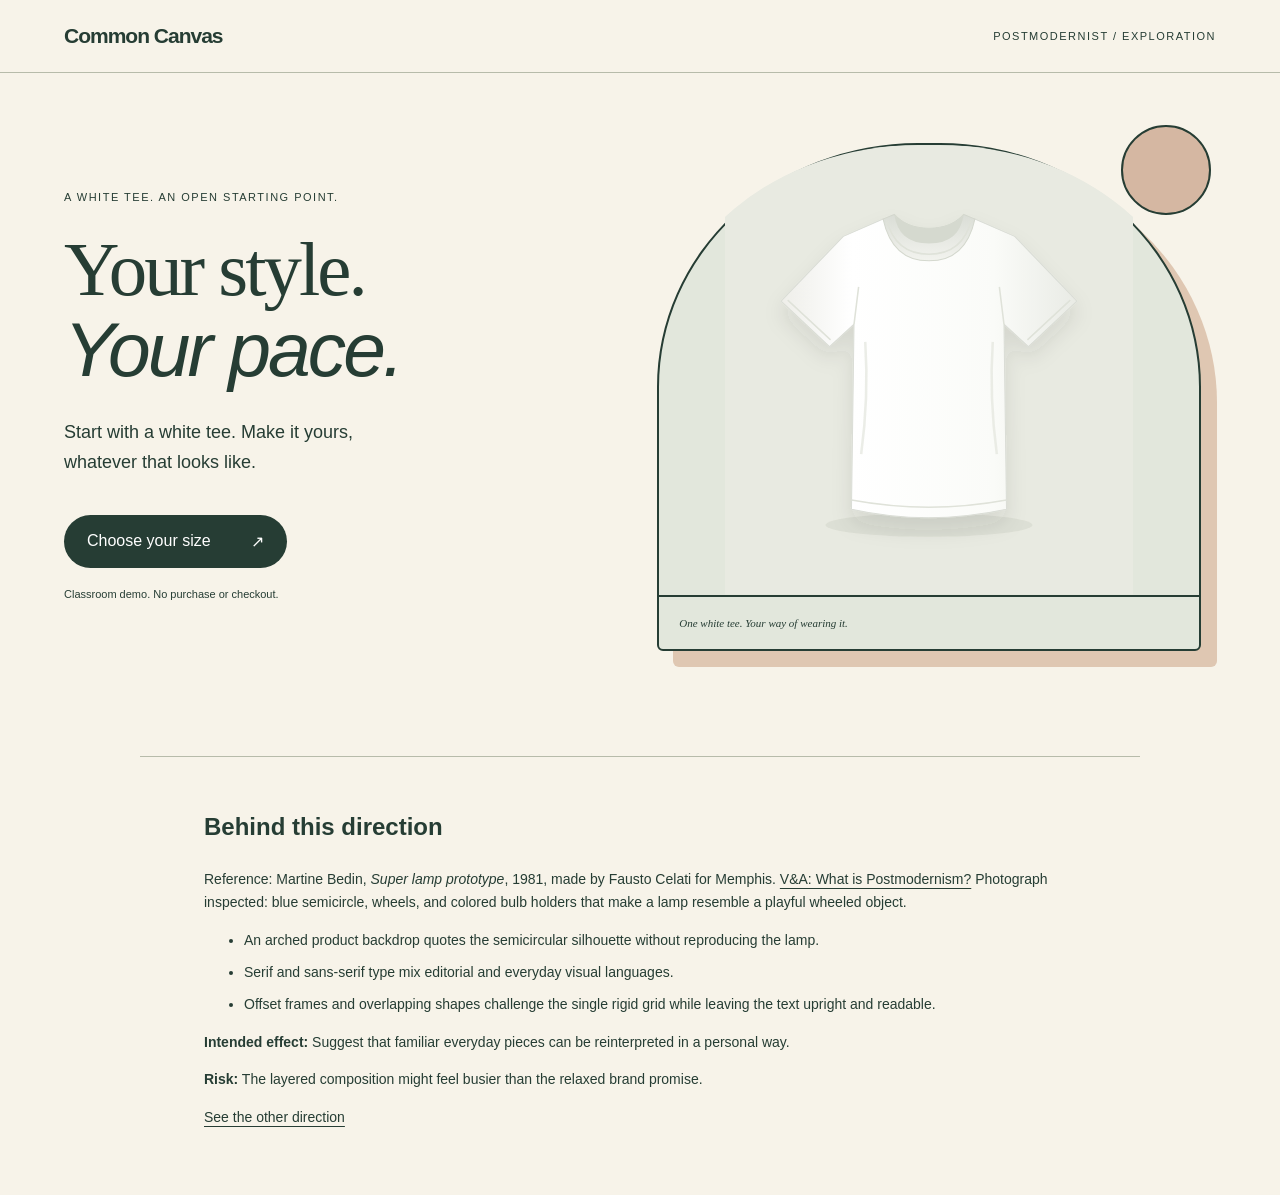
<file: public/explorations/postmodern.html>
<!doctype html>
<html lang="en">
  <head>
    <meta charset="utf-8" />
    <meta name="viewport" content="width=device-width, initial-scale=1" />
    <link rel="icon" href="data:," />
    <link rel="stylesheet" href="previews.css" />
    <title>Common Canvas — Postmodernist preview</title>
  </head>
  <body class="postmodern">
    <header>
      <a href="compare.html">Common Canvas</a
      ><span>Postmodernist / exploration</span>
    </header>
    <main>
      <section class="hero" aria-labelledby="headline">
        <div class="copy">
          <p class="eyebrow">A white tee. An open starting point.</p>
          <h1 id="headline">Your style.<br /><span>Your pace.</span></h1>
          <p class="support">
            Start with a white tee. Make it yours, whatever that looks like.
          </p>
          <a class="action" href="../index.html#product-form"
            >Choose your size <span aria-hidden="true">↗</span></a
          >
          <p class="disclaimer">Classroom demo. No purchase or checkout.</p>
        </div>
        <figure>
          <div class="shape" aria-hidden="true"></div>
          <img
            src="../assets/white-shirt.svg"
            width="800"
            height="880"
            alt="Plain white, unbranded short-sleeved T-shirt"
          />
          <figcaption>One white tee. Your way of wearing it.</figcaption>
        </figure>
      </section>
      <section class="notes" aria-labelledby="notes-title">
        <h2 id="notes-title">Behind this direction</h2>
        <p>
          Reference: Martine Bedin, <cite>Super lamp prototype</cite>, 1981,
          made by Fausto Celati for Memphis.
          <a href="https://www.vam.ac.uk/articles/what-is-postmodernism"
            >V&amp;A: What is Postmodernism?</a
          >
          Photograph inspected: blue semicircle, wheels, and colored bulb
          holders that make a lamp resemble a playful wheeled object.
        </p>
        <ul>
          <li>
            An arched product backdrop quotes the semicircular silhouette
            without reproducing the lamp.
          </li>
          <li>
            Serif and sans-serif type mix editorial and everyday visual
            languages.
          </li>
          <li>
            Offset frames and overlapping shapes challenge the single rigid grid
            while leaving the text upright and readable.
          </li>
        </ul>
        <p>
          <strong>Intended effect:</strong> Suggest that familiar everyday
          pieces can be reinterpreted in a personal way.
        </p>
        <p>
          <strong>Risk:</strong> The layered composition might feel busier than
          the relaxed brand promise.
        </p>
        <a href="modern.html">See the other direction</a>
      </section>
    </main>
  </body>
</html>
</file>
<file: public/styles.css>
/* Shared brand tokens. Change these after you agree on your brand direction.
   Both the storefront and the live style guide use this file. */
:root {
  --color-paper: #f7f3e9;
  --color-ink: #263d34;
  --color-muted: #546256;
  --color-line: #bdc4b6;
  --color-accent: #dfc7b2;
  --color-soft: #e2e7dc;
  --color-white: #fff;
  --color-danger: #992e28;
  --font-body: arial, helvetica, sans-serif;
  --font-display: georgia, "Times New Roman", serif;
  --font-mono: ui-monospace, sfmono-regular, consolas, monospace;
  --space-1: 0.5rem;
  --space-2: 1rem;
  --space-3: 1.5rem;
  --space-4: 2rem;
  --space-5: 3rem;
  --space-6: 4rem;
  --page-width: 1440px;
}

* {
  box-sizing: border-box;
}

html {
  scroll-behavior: smooth;
  scroll-padding-top: 1.5rem;
}

body {
  margin: 0;
  background: var(--color-paper);
  color: var(--color-ink);
  font-family: var(--font-body);
  line-height: 1.6;
  -webkit-font-smoothing: antialiased;
}

img,
svg {
  display: block;
  max-width: 100%;
}

button,
a,
input {
  -webkit-tap-highlight-color: transparent;
}

a {
  color: inherit;
  text-underline-offset: 0.2em;
  text-decoration-thickness: 1px;
}

a:hover {
  text-decoration-thickness: 2px;
}

button,
input {
  font: inherit;
}

button {
  cursor: pointer;
}

button:disabled {
  cursor: default;
}

:focus-visible {
  outline: 3px solid var(--color-ink);
  outline-offset: 5px;
}

[hidden] {
  display: none !important;
}

::selection {
  background: var(--color-accent);
  color: var(--color-ink);
}

h1,
h2,
h3,
p {
  margin: 0;
}

h1,
h2,
h3 {
  font-family: var(--font-display);
  font-weight: 550;
}

h1 {
  font-size: clamp(3.4rem, 6.25vw, 6.6rem);
  line-height: 0.99;
  letter-spacing: -0.075em;
}

h2 {
  font-size: clamp(2rem, 3.6vw, 3.75rem);
  line-height: 1.08;
  letter-spacing: -0.055em;
}

h3 {
  font-size: 1.3rem;
  line-height: 1.3;
  letter-spacing: -0.03em;
}

p + p {
  margin-top: var(--space-2);
}

.wrap {
  width: min(calc(100% - 6rem), var(--page-width));
  margin-inline: auto;
}

.muted {
  color: var(--color-muted);
}

.eyebrow,
.micro-label,
.visual-label,
.image-caption,
.section-number,
.type-label,
.token-name {
  font-family: var(--font-mono);
  font-size: 0.68rem;
  font-weight: 500;
  line-height: 1.5;
  letter-spacing: 0.06em;
  text-transform: uppercase;
}

.eyebrow {
  display: flex;
  align-items: center;
  gap: 0.55rem;
}

.status-dot {
  width: 7px;
  height: 7px;
  display: inline-block;
  background: var(--color-ink);
  border-radius: 50%;
}

.skip-link {
  position: fixed;
  top: 8px;
  left: 8px;
  z-index: 10;
  transform: translateY(-180%);
  padding: 0.75rem 1rem;
  background: var(--color-ink);
  color: var(--color-white);
}

.skip-link:focus {
  transform: translateY(0);
}

.starter-notice {
  display: flex;
  justify-content: space-between;
  align-items: center;
  gap: 1.5rem;
  padding: 0.8rem 3rem;
  background: var(--color-accent);
  font-size: 0.73rem;
  line-height: 1.5;
}

.starter-notice a {
  flex-shrink: 0;
  font-weight: 650;
}

.site-header {
  min-height: 106px;
  display: flex;
  align-items: center;
  gap: 3rem;
  border-bottom: 1px solid var(--color-line);
}

.brand-link {
  display: inline-block;
  flex-shrink: 0;
}

.wordmark {
  width: 190px;
  height: auto;
}

.main-nav {
  display: flex;
  justify-content: center;
  align-items: center;
  gap: 2rem;
  margin-inline: auto;
}

.nav-link,
.bag-link {
  text-decoration: none;
  font-size: 0.8rem;
}

.nav-link {
  padding-block: 0.5rem;
  border-bottom: 1px solid transparent;
}

.nav-link:hover,
.nav-link[aria-current="page"] {
  border-color: currentcolor;
}

.bag-link {
  display: flex;
  align-items: center;
  gap: 0.65rem;
  white-space: nowrap;
}

.bag-count {
  display: grid;
  place-items: center;
  min-width: 1.7rem;
  height: 1.7rem;
  border: 1px solid var(--color-ink);
  border-radius: 50%;
  font-size: 0.7rem;
}

.product-section {
  display: grid;
  grid-template-columns: 1.13fr 1fr;
  gap: clamp(3rem, 7vw, 8rem);
  padding-block: var(--space-5) 5rem;
  align-items: start;
}

.product-visual {
  position: relative;
  background: var(--color-soft);
  border: 2px solid var(--color-ink);
  border-radius: 48% 48% 8px 8px;
  box-shadow: 14px 14px 0 var(--color-accent);
  margin: 20px 14px 14px 0;
}

.visual-label {
  z-index: 1;
  inset: 1.3rem 1.4rem auto;
  display: flex;
  gap: 1rem;
  font-size: 0.6rem;
  position: static;
  padding: 28px 28px 0;
  justify-content: center;
  flex-wrap: wrap;
}

.shirt-image {
  width: 100%;
  height: auto;
  aspect-ratio: 800 / 880;
  object-fit: contain;
  border-radius: 48% 48% 0 0;
  padding-top: 30px;
}

.image-caption {
  display: flex;
  align-items: center;
  justify-content: space-between;
  gap: 1rem;
  padding: 1.2rem 1.4rem;
  font-size: 0.59rem;
  border-top: 1px solid var(--color-ink);
  font-family: var(--font-display);
  text-transform: none;
  letter-spacing: 0;
}

.image-caption > :last-child {
  font-family: var(--font-body);
  font-size: 1.5rem;
  line-height: 1;
}

.product-information {
  max-width: 530px;
  padding-block: 1rem;
  order: -1;
}

.product-information h1 {
  margin-top: 1.6rem;
  font-size: clamp(3.5rem, 6.5vw, 6.5rem);
  letter-spacing: -0.055em;
  font-weight: 400;
}

.product-intro {
  font-size: 1.2rem;
  line-height: 1.5;
  margin-top: 1.8rem;
  letter-spacing: -0.025em;
}

.product-description {
  margin-top: 0.6rem;
  font-size: 0.88rem;
  max-width: 430px;
}

.price-row {
  display: flex;
  align-items: center;
  justify-content: space-between;
  gap: 1rem;
  margin-block: 2rem 1.5rem;
  padding-bottom: 1.2rem;
  border-bottom: 1px solid var(--color-line);
}

.price {
  font-size: 1.65rem;
  letter-spacing: -0.04em;
  font-weight: 600;
}

.price span {
  font-family: var(--font-mono);
  font-size: 0.65rem;
  font-weight: 400;
  letter-spacing: 0;
  margin-left: 0.25rem;
}

.price-row .micro-label {
  color: var(--color-muted);
  font-size: 0.6rem;
}

fieldset {
  padding: 0;
  margin: 0;
  border: 0;
  min-width: 0;
}

legend {
  padding: 0;
  font-size: 0.84rem;
  font-weight: 650;
}

.field-help {
  margin-top: 0.3rem;
  color: var(--color-muted);
  font-size: 0.74rem;
}

.size-options {
  display: grid;
  grid-template-columns: repeat(4, 1fr);
  gap: 0.6rem;
  margin-top: 1rem;
}

.size-option {
  position: relative;
  cursor: pointer;
}

.size-option input {
  position: absolute;
  opacity: 0;
  width: 100%;
  height: 100%;
  margin: 0;
  cursor: pointer;
}

.size-option span {
  display: grid;
  place-items: center;
  min-height: 3.2rem;
  border: 1px solid var(--color-line);
  background: var(--color-paper);
  font-size: 0.83rem;
  transition:
    background 150ms ease,
    border-color 150ms ease;
}

.size-option input:checked + span {
  background: var(--color-ink);
  border-color: var(--color-ink);
  color: var(--color-paper);
}

.size-option input:hover + span {
  border-color: var(--color-ink);
}

.size-option input:focus-visible + span {
  outline: 3px solid var(--color-ink);
  outline-offset: 4px;
}

.size-option input:focus-visible {
  outline: none;
}

.field-error {
  color: var(--color-danger);
  font-size: 0.8rem;
  margin-top: 0.9rem;
  font-weight: 550;
}

.button {
  display: inline-flex;
  align-items: center;
  justify-content: space-between;
  gap: 2rem;
  min-height: 3.4rem;
  border: 1px solid var(--color-ink);
  padding: 0.9rem 1.25rem;
  font-size: 0.82rem;
  font-weight: 550;
  line-height: 1.4;
  text-decoration: none;
  transition:
    background 150ms ease,
    color 150ms ease;
  border-radius: 30px;
}

.button > span[aria-hidden] {
  font-size: 1.25rem;
  line-height: 1;
}

.button-primary {
  background: var(--color-ink);
  color: var(--color-paper);
}

.button-primary:hover {
  background: var(--color-accent);
  color: var(--color-ink);
}

.button-secondary {
  background: transparent;
  color: var(--color-ink);
}

.button-secondary:hover {
  background: var(--color-soft);
}

.add-button {
  width: 100%;
  margin-top: 1.4rem;
}

.demo-disclaimer {
  font-size: 0.68rem;
  line-height: 1.65;
  color: var(--color-muted);
  margin-top: 0.9rem;
  max-width: 420px;
}

.product-facts {
  margin-bottom: 0;
  margin-top: 1.8rem;
}

.product-facts div {
  display: flex;
  justify-content: space-between;
  gap: 1rem;
  padding-block: 0.62rem;
  border-top: 1px solid var(--color-line);
  font-size: 0.71rem;
}

.product-facts dt {
  color: var(--color-muted);
}

.product-facts dd {
  margin: 0;
  font-weight: 500;
  text-align: right;
}

.bag-section {
  display: grid;
  grid-template-columns: 1fr 1fr;
  gap: 3rem;
  border-top: 1px solid var(--color-line);
  padding-block: 3rem;
}

.bag-section h2 {
  margin-top: 0.6rem;
  font-size: clamp(2rem, 3vw, 3rem);
}

.bag-details {
  padding-top: 0.2rem;
  font-size: 0.85rem;
}

.bag-message {
  max-width: 500px;
}

.bag-items {
  list-style: none;
  margin: 1rem 0;
  padding: 0;
}

.bag-items:empty {
  margin: 0;
}

.bag-items li {
  padding-block: 0.55rem;
  border-bottom: 1px solid var(--color-line);
  font-size: 0.78rem;
}

.text-button {
  padding: 0.5rem 0;
  border: 0;
  background: transparent;
  color: var(--color-ink);
  font-size: 0.8rem;
  text-decoration: underline;
  text-underline-offset: 0.25rem;
}

.text-button:disabled {
  opacity: 0.5;
}

.bag-details .field-help {
  margin-top: 0.4rem;
  font-size: 0.69rem;
}

.starter-next {
  display: grid;
  grid-template-columns: 1fr 1fr;
  gap: 1.5rem 3rem;
  background: var(--color-accent);
  padding: 2.7rem 3rem 3rem;
  margin-block: 1rem 4rem;
}

.starter-next > .eyebrow {
  grid-column: 1 / -1;
}

.starter-next > div {
  max-width: 470px;
  font-size: 0.86rem;
}

.starter-next .button {
  margin-top: 1.6rem;
}

.site-footer {
  display: flex;
  align-items: center;
  justify-content: space-between;
  gap: 2rem;
  border-top: 1px solid var(--color-line);
  padding-block: 1.6rem;
  font-size: 0.67rem;
  color: var(--color-muted);
}

.footer-tagline {
  margin: 0;
}

.footer-separator {
  margin-inline: 0.6rem;
  color: var(--color-ink);
}

.site-footer a {
  color: var(--color-ink);
}

/* Shared editorial pages */
.page-hero {
  padding-block: 4.5rem 3.8rem;
  display: grid;
  grid-template-columns: 1.25fr 0.75fr;
  align-items: end;
  gap: 1.3rem 4rem;
}

.page-hero > .eyebrow {
  grid-column: 1 / -1;
}

.page-hero h1 {
  font-size: clamp(3.5rem, 6.8vw, 7.3rem);
}

.page-hero .hero-summary {
  max-width: 400px;
  font-size: 0.95rem;
  color: var(--color-muted);
  padding-bottom: 0.25rem;
}

.hero-summary strong {
  font-weight: 550;
  color: var(--color-ink);
}

.page-subnav {
  display: flex;
  flex-wrap: wrap;
  gap: 0.6rem 1.8rem;
  padding-block: 1rem;
  border-top: 1px solid var(--color-line);
  border-bottom: 1px solid var(--color-line);
  font-size: 0.76rem;
}

.section-link {
  text-decoration: none;
}

.section-link:hover {
  text-decoration: underline;
}

.guide-section {
  padding-block: 3rem;
  border-bottom: 1px solid var(--color-line);
  display: grid;
  grid-template-columns: 0.32fr 1fr;
  column-gap: 3rem;
}

.section-heading .section-number {
  color: var(--color-muted);
  display: block;
  margin-bottom: 0.8rem;
}

.section-heading h2 {
  font-size: clamp(1.7rem, 2.5vw, 2.65rem);
}

.section-heading p {
  font-size: 0.78rem;
  color: var(--color-muted);
  margin-top: 1rem;
  max-width: 210px;
}

.guide-content {
  min-width: 0;
}

.draft-label {
  display: inline-block;
  padding: 0.3rem 0.55rem;
  background: var(--color-accent);
  color: var(--color-ink);
  font-family: var(--font-mono);
  font-size: 0.6rem;
  line-height: 1.4;
  letter-spacing: 0.03em;
  text-transform: uppercase;
}

.decision-grid {
  display: grid;
  grid-template-columns: repeat(3, 1fr);
  gap: 1.5rem;
  margin-top: 1.6rem;
}

.decision-grid > div {
  border-top: 1px solid var(--color-line);
  padding-top: 0.8rem;
}

.decision-grid h3 {
  font-size: 0.85rem;
  font-weight: 650;
  letter-spacing: 0;
}

.decision-grid p {
  font-size: 0.8rem;
  color: var(--color-muted);
  margin-top: 0.5rem;
}

.decision-grid .undecided {
  font-size: 1.5rem;
  font-weight: 450;
  color: var(--color-ink);
  letter-spacing: -0.04em;
}

.logo-board {
  min-height: 230px;
  display: grid;
  place-items: center;
  padding: 3rem;
  background: var(--color-white);
  border: 1px solid var(--color-line);
}

.logo-board img {
  width: min(100%, 380px);
}

.logo-variants {
  display: grid;
  grid-template-columns: 1fr 1fr;
  border: 1px solid var(--color-line);
  border-top: 0;
}

.logo-variant {
  min-height: 140px;
  padding: 1.5rem;
  display: flex;
  flex-direction: column;
  justify-content: space-between;
  gap: 1.5rem;
}

.logo-variant + .logo-variant {
  border-left: 1px solid var(--color-line);
}

.logo-small {
  width: 190px;
  height: auto;
}

.logo-mono {
  width: 190px;

  /* SVG artwork is already one color. */
}

.logo-variant p,
.guide-note {
  font-size: 0.73rem;
  color: var(--color-muted);
}

.guide-note {
  margin-top: 1rem;
  max-width: 680px;
}

.palette-grid {
  display: grid;
  grid-template-columns: repeat(5, 1fr);
  gap: 0.65rem;
}

.color-swatch {
  height: 120px;
  border: 1px solid var(--color-line);
  background: var(--swatch-color);
}

.palette-card h3 {
  font-size: 0.76rem;
  letter-spacing: 0;
  font-weight: 650;
  margin-top: 0.65rem;
}

.palette-card code {
  font-family: var(--font-mono);
  font-size: 0.65rem;
  color: var(--color-muted);
  display: block;
  margin-top: 0.15rem;
}

.palette-card p {
  font-size: 0.66rem;
  color: var(--color-muted);
  margin-top: 0.4rem;
  line-height: 1.5;
}

.type-specimen {
  border-top: 1px solid var(--color-line);
  padding-block: 1.3rem;
}

.type-specimen:first-child {
  border-top: 0;
  padding-top: 0;
}

.type-label {
  display: block;
  margin-bottom: 1rem;
  color: var(--color-muted);
  font-size: 0.6rem;
}

.type-display {
  font-family: var(--font-display);
  font-size: clamp(2.5rem, 4.5vw, 5rem);
  font-weight: 550;
  letter-spacing: -0.075em;
  line-height: 1;
  max-width: 700px;
}

.type-body {
  font-family: var(--font-body);
  font-size: 1rem;
  max-width: 570px;
}

.type-mono {
  font-family: var(--font-mono);
  text-transform: uppercase;
  font-size: 0.7rem;
  letter-spacing: 0.06em;
}

.spacing-grid {
  display: flex;
  flex-wrap: wrap;
  align-items: start;
  gap: 2rem;
}

.spacing-token {
  min-width: 52px;
}

.spacing-bar {
  width: var(--token-size);
  height: 40px;
  background: var(--color-ink);
  margin-bottom: 0.9rem;
}

.token-name {
  display: block;
  font-size: 0.6rem;
}

.spacing-token code {
  font-family: var(--font-mono);
  color: var(--color-muted);
  font-size: 0.65rem;
}

.button-samples {
  display: flex;
  flex-wrap: wrap;
  gap: 1rem;
}

.button-samples .button {
  min-width: 185px;
}

.voice-grid {
  display: grid;
  grid-template-columns: 1fr 1fr;
  gap: 2rem;
}

.voice-grid h3 {
  font-size: 0.95rem;
  font-weight: 600;
  margin-bottom: 0.65rem;
}

.voice-grid p {
  font-size: 0.84rem;
  color: var(--color-muted);
}

.voice-example {
  font-size: 1.7rem !important;
  color: var(--color-ink) !important;
  letter-spacing: -0.035em;
  line-height: 1.3;
}

.guide-footer-note {
  display: flex;
  gap: 2rem;
  align-items: center;
  justify-content: space-between;
  background: var(--color-soft);
  padding: 1.5rem 2rem;
  margin-block: 2rem 4rem;
}

.guide-footer-note p {
  font-size: 0.83rem;
  max-width: 680px;
}

.guide-footer-note a {
  font-size: 0.8rem;
  white-space: nowrap;
}

/* Common Canvas: shared identity components. */
.type-alternate {
  font-family: var(--font-body);
  font-style: italic;
  font-weight: 400;
}

.product-feedback {
  min-height: 1.6em;
  margin-top: 12px;
  font-size: 0.85rem;
  font-weight: 600;
}

.style-ideas {
  padding-block: var(--space-5);
  margin-block: var(--space-4);
  border-top: 1px solid var(--color-line);
}

.style-ideas h2 {
  margin-block: 20px;
  font-weight: 400;
}

.ideas-intro {
  max-width: 580px;
}

.idea-cards {
  display: grid;
  grid-template-columns: repeat(3, 1fr);
  gap: var(--space-3);
  margin-top: var(--space-4);
}

.idea-cards article {
  padding: var(--space-4);
  border: 1px solid var(--color-line);
  border-radius: 40px 40px 8px 8px;
  background: var(--color-soft);
}

.idea-cards h3 {
  margin-block: 20px 12px;
}

.idea-cards p {
  font-size: 0.88rem;
}

.idea-number {
  font-family: var(--font-mono);
  font-size: 0.65rem;
}

@media (width <= 760px) {
  .idea-cards {
    grid-template-columns: 1fr;
  }

  .product-information h1 {
    font-size: clamp(3.5rem, 13vw, 6rem);
  }

  .product-visual {
    max-width: calc(100% - 14px);
  }
}

@media (width >= 1600px) {
  .product-section {
    gap: 8rem;
  }
}

@media (width <= 1100px) {
  .wrap {
    width: calc(100% - 4rem);
  }

  .starter-notice {
    padding-inline: 2rem;
  }

  .site-header {
    gap: 1.7rem;
  }

  .main-nav {
    gap: 1.25rem;
  }

  .product-section {
    gap: 3rem;
    align-items: start;
  }

  .product-information h1 {
    font-size: clamp(3.4rem, 7vw, 5rem);
  }

  .product-information {
    padding-top: 0.5rem;
  }

  .product-intro {
    margin-top: 1.4rem;
  }

  .price-row {
    margin-top: 1.5rem;
  }

  .page-hero {
    column-gap: 2rem;
  }

  .guide-section {
    grid-template-columns: 0.35fr 1fr;
    gap: 2rem;
  }

  .palette-grid {
    grid-template-columns: repeat(3, 1fr);
    row-gap: 1.6rem;
  }
}

@media (width <= 760px) {
  .wrap {
    width: calc(100% - 2.5rem);
  }

  .starter-notice {
    padding: 0.75rem 1.25rem;
    font-size: 0.67rem;
    gap: 1rem;
  }

  .starter-notice > span {
    max-width: 480px;
  }

  .starter-notice a {
    font-size: 0.65rem;
  }

  .site-header {
    min-height: 108px;
    display: grid;
    grid-template-columns: 1fr auto;
    gap: 0.5rem 1rem;
    padding-block: 1.2rem 1rem;
  }

  .wordmark {
    width: 170px;
  }

  .main-nav {
    grid-row: 2;
    grid-column: 1 / -1;
    margin: 0;
    justify-content: flex-start;
    gap: 1.5rem;
  }

  .nav-link,
  .bag-link {
    font-size: 0.73rem;
  }

  .bag-link {
    grid-column: 2;
    grid-row: 1;
  }

  .bag-count {
    min-width: 1.5rem;
    height: 1.5rem;
  }

  .product-section {
    grid-template-columns: 1fr;
    gap: 2rem;
    padding-block: 1.5rem 3rem;
  }

  .product-visual {
    max-width: 600px;
    width: 100%;
    margin-inline: auto;
  }

  .shirt-image {
    max-height: 530px;
  }

  .product-information {
    max-width: none;
    padding: 0;
  }

  .product-information h1 {
    font-size: clamp(4.2rem, 13vw, 7rem);
    margin-top: 1rem;
  }

  .product-intro {
    font-size: 1.1rem;
    margin-top: 1.4rem;
  }

  .product-description {
    max-width: 580px;
  }

  .product-facts {
    margin-top: 1.5rem;
  }

  .bag-section {
    grid-template-columns: 1fr;
    gap: 1.3rem;
    padding-block: 2rem;
  }

  .bag-section h2 {
    margin-top: 0.6rem;
  }

  .starter-next {
    grid-template-columns: 1fr;
    padding: 1.8rem;
    gap: 1.3rem;
    margin-block: 1rem 3rem;
  }

  .starter-next > div {
    max-width: none;
  }

  .site-footer {
    flex-wrap: wrap;
    gap: 0.7rem 2rem;
    padding-block: 1.5rem;
  }

  .footer-tagline {
    display: none;
  }

  .page-hero {
    padding-block: 2.5rem;
    grid-template-columns: 1fr;
    row-gap: 1.4rem;
  }

  .page-hero h1 {
    font-size: clamp(3.7rem, 11vw, 6rem);
  }

  .page-hero .hero-summary {
    max-width: 570px;
    font-size: 0.9rem;
  }

  .page-subnav {
    gap: 0.6rem 1.2rem;
    font-size: 0.72rem;
  }

  .guide-section {
    grid-template-columns: 1fr;
    gap: 1.8rem;
    padding-block: 2.3rem;
  }

  .section-heading {
    display: grid;
    grid-template-columns: 1fr 1fr;
    column-gap: 2rem;
  }

  .section-heading .section-number {
    grid-column: 1 / -1;
    margin-bottom: 0.5rem;
  }

  .section-heading p {
    max-width: none;
    margin: 0;
    font-size: 0.73rem;
  }

  .decision-grid {
    gap: 1rem;
  }

  .decision-grid .undecided {
    font-size: 1.3rem;
  }

  .decision-grid p {
    font-size: 0.73rem;
  }

  .palette-grid {
    grid-template-columns: repeat(5, 1fr);
  }

  .color-swatch {
    height: 85px;
  }

  .palette-card p {
    font-size: 0.62rem;
  }

  .palette-card code {
    font-size: 0.57rem;
  }

  .guide-footer-note {
    flex-direction: column;
    align-items: start;
    gap: 1rem;
    margin-block: 1.5rem 3rem;
    padding: 1.5rem;
  }
}

@media (width <= 420px) {
  .starter-notice {
    align-items: start;
    flex-direction: column;
    gap: 0.35rem;
  }

  .visual-label {
    inset: 1rem 1rem auto;
    font-size: 0.53rem;
  }

  .image-caption {
    font-size: 0.53rem;
    padding: 1rem;
  }

  .price-row .micro-label {
    font-size: 0.54rem;
  }

  .section-heading {
    grid-template-columns: 1fr;
    gap: 0.6rem;
  }

  .section-heading .section-number {
    margin: 0;
  }

  .decision-grid {
    grid-template-columns: 1fr;
    gap: 1.2rem;
  }

  .decision-grid > div {
    display: grid;
    grid-template-columns: 0.5fr 1fr;
    gap: 0.4rem 1rem;
  }

  .decision-grid p {
    margin-top: 0;
  }

  .decision-grid p:last-child {
    grid-column: 2;
  }

  .palette-grid {
    grid-template-columns: repeat(3, 1fr);
  }

  .color-swatch {
    height: 90px;
  }

  .logo-board {
    min-height: 190px;
    padding: 2rem;
  }

  .logo-variants {
    grid-template-columns: 1fr;
  }

  .logo-variant {
    min-height: 125px;
  }

  .logo-variant + .logo-variant {
    border-left: 0;
    border-top: 1px solid var(--color-line);
  }

  .voice-grid {
    grid-template-columns: 1fr;
    gap: 1.5rem;
  }
}

@media (prefers-reduced-motion: reduce) {
  html {
    scroll-behavior: auto;
  }

  *,
  *::before,
  *::after {
    transition: none !important;
    animation: none !important;
  }
}
</file>
<file: public/research.css>
.research-record {
  max-width: 76rem;
  padding-block: 3rem;
}

.research-record h1 {
  max-width: 22ch;
  font-size: clamp(2rem, 5vw, 3.8rem);
}

.research-record h2 {
  margin-top: 2.5rem;
  font-size: 1.8rem;
}

.research-record h3 {
  margin-top: 1.7rem;
  font-size: 1.3rem;
}

.research-record p,
.research-record li {
  max-width: 82ch;
  line-height: 1.75;
}

.research-record p {
  margin-block: 1rem;
}

.research-record article {
  border-top: 1px solid currentcolor;
  margin-top: 1.5rem;
  padding-top: 0.5rem;
}

.research-record ul,
.research-record ol {
  padding-left: 1.5rem;
}

.research-record li {
  margin-block: 0.8rem;
}

.research-record a {
  text-decoration: underline;
  text-underline-offset: 0.2em;
  overflow-wrap: anywhere;
}

.research-record section {
  scroll-margin-top: 1.5rem;
}

.table-scroll {
  overflow-x: auto;
}

.research-record table {
  width: 100%;
  border-collapse: collapse;
  min-width: 42rem;
}

.research-record th,
.research-record td {
  text-align: left;
  vertical-align: top;
  border: 1px solid currentcolor;
  padding: 0.8rem;
  line-height: 1.6;
}
</file>
<file: public/studio.css>
/* Assignment overview: the README remains the setup authority. */
.studio-hero {
  padding-bottom: 3rem;
}

.studio-hero h1 {
  font-size: clamp(4rem, 8.4vw, 9rem);
}

.studio-hero .hero-summary {
  padding-bottom: 0.4rem;
}

.studio-hero .button {
  margin-top: 1.8rem;
}

.studio-ribbon {
  display: grid;
  grid-template-columns: 1fr auto;
  align-items: center;
  gap: 1.5rem;
  background: var(--color-accent);
  padding: 1.6rem 2rem;
}

.cycle {
  font-size: clamp(1.15rem, 2vw, 1.8rem);
  font-weight: 550;
  letter-spacing: -0.04em;
  line-height: 1.5;
}

.cycle span {
  font-weight: 350;
  margin-inline: 0.3rem;
}

.studio-ribbon .micro-label {
  max-width: 205px;
  text-align: right;
  font-size: 0.6rem;
}

.studio-intro {
  display: grid;
  grid-template-columns: 1fr 1fr;
  gap: 4rem;
  padding-block: 4rem;
  border-bottom: 1px solid var(--color-line);
}

.studio-intro h2 {
  margin-top: 0.9rem;
}

.studio-intro p {
  font-size: 0.9rem;
  color: var(--color-muted);
  max-width: 540px;
}

.studio-intro .lead {
  font-size: 1.15rem;
  color: var(--color-ink);
  line-height: 1.55;
  letter-spacing: -0.025em;
}

.path-section {
  padding-block: 4rem;
}

.path-intro {
  display: flex;
  justify-content: space-between;
  gap: 2rem;
  align-items: end;
  margin-bottom: 2rem;
}

.path-intro h2 {
  margin-top: 0.8rem;
}

.path-intro > p {
  font-size: 0.85rem;
  color: var(--color-muted);
  max-width: 340px;
}

.studio-path {
  margin: 0;
  padding: 0;
  list-style: none;
  display: grid;
  grid-template-columns: repeat(3, 1fr);
  border-top: 1px solid var(--color-line);
  border-left: 1px solid var(--color-line);
}

.studio-path > li {
  min-height: 280px;
  border-right: 1px solid var(--color-line);
  border-bottom: 1px solid var(--color-line);
  padding: 1.7rem;
  display: flex;
  flex-direction: column;
}

.stage-number {
  font-family: var(--font-mono);
  font-size: 0.7rem;
  color: var(--color-muted);
  margin-bottom: 2rem;
}

.studio-path h3 {
  font-size: 1.5rem;
  margin-bottom: 0.75rem;
}

.studio-path p {
  font-size: 0.8rem;
  color: var(--color-muted);
}

.studio-path .stage-output {
  font-size: 0.64rem;
  text-transform: uppercase;
  font-family: var(--font-mono);
  letter-spacing: 0.025em;
  margin-top: auto;
  padding-top: 1.5rem;
  color: var(--color-ink);
}

.comparison-section {
  display: grid;
  grid-template-columns: 0.6fr 1fr;
  gap: 4rem;
  padding-block: 3rem 4rem;
  border-top: 1px solid var(--color-line);
}

.comparison-section h2 {
  font-size: clamp(2rem, 3vw, 3rem);
  margin-top: 0.75rem;
}

.comparison-description {
  color: var(--color-muted);
  font-size: 0.82rem;
  margin-top: 1rem;
  max-width: 350px;
}

.comparison-grid {
  display: grid;
  grid-template-columns: 1fr 1fr;
  gap: 1rem;
}

.direction-card {
  border: 1px solid var(--color-line);
  padding: 1rem;
}

.direction-sketch {
  height: 160px;
  margin-bottom: 1.2rem;
  background: var(--color-white);
  overflow: hidden;
  position: relative;
}

.modern-sketch {
  display: grid;
  grid-template-columns: repeat(3, 1fr);
  gap: 0.5rem;
  padding: 1.2rem;
}

.modern-sketch::before {
  content: "Aa";
  font-size: 3.8rem;
  font-weight: 650;
  line-height: 1;
  letter-spacing: -0.08em;
  grid-column: 1 / -1;
}

.modern-sketch i {
  display: block;
  background: var(--color-ink);
  height: 0.4rem;
}

.postmodern-sketch::before {
  content: "Aa";
  position: absolute;
  font-family: Georgia, serif;
  font-style: italic;
  font-size: 5rem;
  transform: rotate(-14deg);
  inset: 0 0 auto 1rem;
  z-index: 1;
}

.postmodern-sketch::after {
  content: "TYPE";
  position: absolute;
  right: -3px;
  bottom: 16px;
  font-weight: 800;
  font-size: 2.5rem;
  letter-spacing: -0.075em;
  transform: rotate(9deg);
  text-decoration: underline;
  text-decoration-color: var(--color-accent);
  text-decoration-thickness: 16px;
  text-underline-offset: -8px;
}

.postmodern-sketch i {
  position: absolute;
  display: block;
  width: 100px;
  height: 100px;
  right: 15px;
  top: 10px;
  background: var(--color-accent);
  border-radius: 50%;
}

.modern-sketch i:last-child {
  background: var(--color-accent);
}

.direction-card h3 {
  font-size: 1rem;
  margin-bottom: 0.5rem;
}

.direction-card p {
  font-size: 0.75rem;
  color: var(--color-muted);
}

.comparison-caption {
  grid-column: 1 / -1;
  color: var(--color-muted);
  font-size: 0.68rem;
}

.example-section {
  padding: 2.5rem 3rem;
  background: var(--color-soft);
  display: grid;
  grid-template-columns: 0.6fr 1fr;
  gap: 3rem;
  margin-bottom: 4rem;
}

.example-section h2 {
  font-size: 2.3rem;
  margin-top: 0.8rem;
}

.example-chain {
  display: grid;
  grid-template-columns: 1fr;
  gap: 1.2rem;
}

.example-step {
  display: grid;
  grid-template-columns: 100px 1fr;
  gap: 1rem;
  padding-bottom: 1rem;
  border-bottom: 1px solid var(--color-line);
}

.example-step:last-child {
  padding-bottom: 0;
  border-bottom: 0;
}

.example-step .micro-label {
  font-size: 0.6rem;
  padding-top: 0.25rem;
}

.example-step p {
  font-size: 0.84rem;
}

.coach-section {
  display: grid;
  grid-template-columns: 1fr 1fr;
  gap: 4rem;
  border-top: 1px solid var(--color-line);
  padding-block: 3rem;
}

.coach-section h2 {
  margin-top: 0.8rem;
}

.coach-section p {
  font-size: 0.85rem;
  color: var(--color-muted);
  margin-top: 1rem;
  max-width: 470px;
}

.coach-quote {
  background: var(--color-white);
  border: 1px solid var(--color-line);
  margin: 0;
  padding: 2rem;
}

.coach-quote .micro-label {
  font-size: 0.6rem;
}

.coach-quote p {
  color: var(--color-ink);
  font-size: 1.3rem;
  line-height: 1.5;
  letter-spacing: -0.03em;
}

.coach-quote footer {
  font-family: var(--font-mono);
  font-size: 0.6rem;
  text-transform: uppercase;
  color: var(--color-muted);
  margin-top: 1.5rem;
}

.resource-section {
  border-top: 1px solid var(--color-line);
  padding-block: 3rem 4rem;
}

.resource-section h2 {
  margin-top: 0.8rem;
}

.resource-grid {
  display: grid;
  grid-template-columns: repeat(4, 1fr);
  gap: 1rem;
  margin-top: 2rem;
}

.resource-card {
  display: block;
  border: 1px solid var(--color-line);
  padding: 1.4rem;
  text-decoration: none;
}

.resource-card:hover {
  background: var(--color-soft);
}

.resource-card span {
  display: block;
  margin-bottom: 1rem;
  font-size: 0.66rem;
  font-family: var(--font-mono);
}

.resource-card h3 {
  font-size: 1rem;
}

.resource-card p {
  font-size: 0.74rem;
  color: var(--color-muted);
  margin-top: 0.6rem;
}

@media (width <= 1100px) {
  .studio-path > li {
    padding: 1.4rem;
  }

  .comparison-section {
    grid-template-columns: 0.65fr 1fr;
    gap: 2rem;
  }

  .example-section {
    gap: 2rem;
    padding: 2rem;
  }
}

@media (width <= 760px) {
  .studio-hero h1 {
    font-size: clamp(4rem, 13vw, 7rem);
  }

  .studio-hero .button {
    margin-top: 1.3rem;
  }

  .studio-ribbon {
    padding: 1.5rem;
    grid-template-columns: 1fr;
    gap: 0.7rem;
  }

  .studio-ribbon .micro-label {
    text-align: left;
    max-width: none;
  }

  .cycle span {
    margin-inline: 0.1rem;
  }

  .studio-intro {
    grid-template-columns: 1fr;
    gap: 1.7rem;
    padding-block: 2.5rem;
  }

  .studio-intro p {
    max-width: none;
  }

  .path-section {
    padding-block: 2.5rem;
  }

  .path-intro {
    align-items: start;
    flex-direction: column;
    gap: 1.2rem;
  }

  .path-intro > p {
    max-width: 540px;
  }

  .studio-path {
    grid-template-columns: repeat(2, 1fr);
  }

  .studio-path > li {
    min-height: 270px;
  }

  .studio-path h3 {
    font-size: 1.3rem;
  }

  .stage-number {
    margin-bottom: 1.5rem;
  }

  .comparison-section {
    grid-template-columns: 1fr;
    gap: 1.5rem;
    padding-block: 2.5rem;
  }

  .comparison-description {
    max-width: 540px;
  }

  .example-section {
    grid-template-columns: 1fr;
    gap: 2rem;
    padding: 1.6rem;
    margin-bottom: 2.5rem;
  }

  .coach-section {
    grid-template-columns: 1fr;
    gap: 1.7rem;
    padding-block: 2.5rem;
  }

  .coach-section p {
    max-width: none;
  }

  .coach-quote {
    padding: 1.6rem;
  }

  .resource-section {
    padding-block: 2.5rem 3rem;
  }

  .resource-grid {
    grid-template-columns: repeat(2, 1fr);
  }
}

@media (width <= 420px) {
  .studio-path {
    grid-template-columns: 1fr;
  }

  .studio-path > li {
    min-height: 235px;
  }

  .example-step {
    grid-template-columns: 1fr;
    gap: 0.4rem;
  }

  .resource-grid {
    gap: 0.7rem;
  }

  .resource-card {
    padding: 1rem;
  }

  .comparison-grid {
    gap: 0.7rem;
  }

  .direction-card {
    padding: 0.75rem;
  }

  .direction-sketch {
    height: 135px;
  }
}
</file>
<file: public/explorations/compare.css>
* {
  box-sizing: border-box;
}

body {
  margin: 0;
  background: #f7f3e9;
  color: #263d34;
  font-family: Arial, sans-serif;
}

header {
  padding: 25px;
}

h1 {
  font-size: 26px;
}

main {
  display: grid;
  grid-template-columns: 1fr 1fr;
  gap: 20px;
  padding: 0 25px 25px;
}

h2 {
  font-size: 20px;
}

a {
  color: inherit;
}

a:focus-visible {
  outline: 3px solid #894a2c;
  outline-offset: 4px;
}

iframe {
  display: block;
  width: 100%;
  height: 1120px;
  margin-top: 20px;
  border: 1px solid #a9b5a2;
}

@media (width <= 700px) {
  main {
    grid-template-columns: 1fr;
    padding: 0 15px 20px;
  }
}
</file>
<file: public/explorations/logo.css>
* {
  box-sizing: border-box;
}

body {
  margin: 0;
  background: #f7f3e9;
  color: #263d34;
  font:
    16px/1.7 Arial,
    sans-serif;
}

main {
  max-width: 1000px;
  margin: auto;
  padding: 36px 6%;
}

h1 {
  font:
    400 clamp(32px, 6vw, 58px)/1.1 Georgia,
    serif;
}

h2 {
  font-size: 17px;
}

section {
  margin-block: 35px;
}

a {
  color: inherit;
}

a:focus-visible {
  outline: 3px solid #894a2c;
  outline-offset: 5px;
}

.navigation {
  display: flex;
  align-items: center;
  justify-content: space-between;
  gap: 20px;
  padding: 25px 20px;
  border-block: 1px solid #a9b5a2;
}

.navigation img {
  flex-shrink: 0;
}

.navigation span {
  font-size: 12px;
}

.large {
  padding: 45px 20px;
  background: #e2e7dc;
  border-radius: 60px 60px 8px 8px;
}

.large img {
  display: block;
  max-width: 100%;
  height: auto;
}

@media (width <= 480px) {
  .navigation {
    flex-wrap: wrap;
  }
}
</file>
<file: public/explorations/previews.css>
* {
  box-sizing: border-box;
}

:root {
  color: #263d34;
  background: #f7f3e9;
  font-family: Arial, sans-serif;
}

body {
  margin: 0;
}

a {
  color: inherit;
  text-underline-offset: 4px;
}

header {
  padding: 24px 5%;
  display: flex;
  justify-content: space-between;
  align-items: center;
  gap: 20px;
  border-bottom: 1px solid #b7bbaa;
}

header > a {
  font-size: 21px;
  font-weight: 700;
  text-decoration: none;
  letter-spacing: -1px;
}

header > span,
.eyebrow {
  font-size: 11px;
  text-transform: uppercase;
  letter-spacing: 1.5px;
}

.hero {
  min-height: 600px;
  display: grid;
  grid-template-columns: 1fr 1fr;
  gap: 5%;
  align-items: center;
  max-width: 1400px;
  margin: auto;
  padding: 55px 5%;
}

.copy {
  position: relative;
  z-index: 1;
}

h1 {
  margin: 28px 0;
  font-size: clamp(46px, 6vw, 88px);
  line-height: 1.02;
  letter-spacing: -4px;
  font-weight: 500;
}

.support {
  max-width: 340px;
  font-size: 18px;
  line-height: 1.65;
}

.action {
  display: inline-flex;
  gap: 40px;
  padding: 17px 23px;
  margin-top: 20px;
  background: #263d34;
  color: #fff;
  text-decoration: none;
  border-radius: 4px;
}

.action:hover {
  background: #3d594b;
}

.disclaimer {
  font-size: 11px;
  margin-top: 18px;
  line-height: 1.5;
}

figure {
  margin: 0;
  position: relative;
  background: #e2e7dc;
  border: 1px solid #a9b5a2;
}

figure img {
  display: block;
  width: 100%;
  height: 450px;
  object-fit: contain;
  position: relative;
}

figcaption {
  font-size: 11px;
  padding: 20px;
  border-top: 1px solid #a9b5a2;
}

.notes {
  max-width: 1000px;
  margin: 35px auto;
  padding: 30px 5%;
  border-top: 1px solid #b7bbaa;
  font-size: 14px;
  line-height: 1.7;
}

.notes h2 {
  font-size: 24px;
}

.notes li {
  margin-bottom: 8px;
}

.postmodern .hero {
  gap: 3%;
}

.postmodern h1 {
  font-family: Georgia, serif;
  letter-spacing: -3px;
}

.postmodern h1 span {
  font-family: Arial, sans-serif;
  font-style: italic;
}

.postmodern figure {
  border-radius: 48% 48% 6px 6px;
  background: #e2e7dc;
  border: 2px solid #263d34;
  box-shadow: 16px 16px 0 #dfc7b2;
  margin: 15px 15px 15px 0;
}

.postmodern figure img {
  border-radius: 48% 48% 0 0;
}

.postmodern .shape {
  position: absolute;
  width: 90px;
  height: 90px;
  border: 2px solid #263d34;
  border-radius: 50%;
  background: #d5b7a2;
  top: -20px;
  right: -12px;
}

.postmodern figcaption {
  font-family: Georgia, serif;
  font-style: italic;
  border-top: 2px solid #263d34;
}

.postmodern .action {
  border-radius: 30px;
}

a:focus-visible {
  outline: 3px solid #894a2c;
  outline-offset: 5px;
}

@media (width <= 650px) {
  header {
    align-items: start;
    padding: 20px 6%;
  }

  header > span {
    max-width: 100px;
    line-height: 1.5;
    font-size: 9px;
  }

  .hero {
    grid-template-columns: 1fr;
    padding: 28px 6%;
    gap: 30px;
  }

  h1 {
    font-size: 54px;
    letter-spacing: -2.5px;
    margin: 22px 0;
  }

  .support {
    font-size: 17px;
  }

  figure img {
    height: 320px;
  }

  .postmodern .hero {
    gap: 30px;
  }

  .notes {
    margin-top: 25px;
    padding-inline: 6%;
  }
}
</file>
